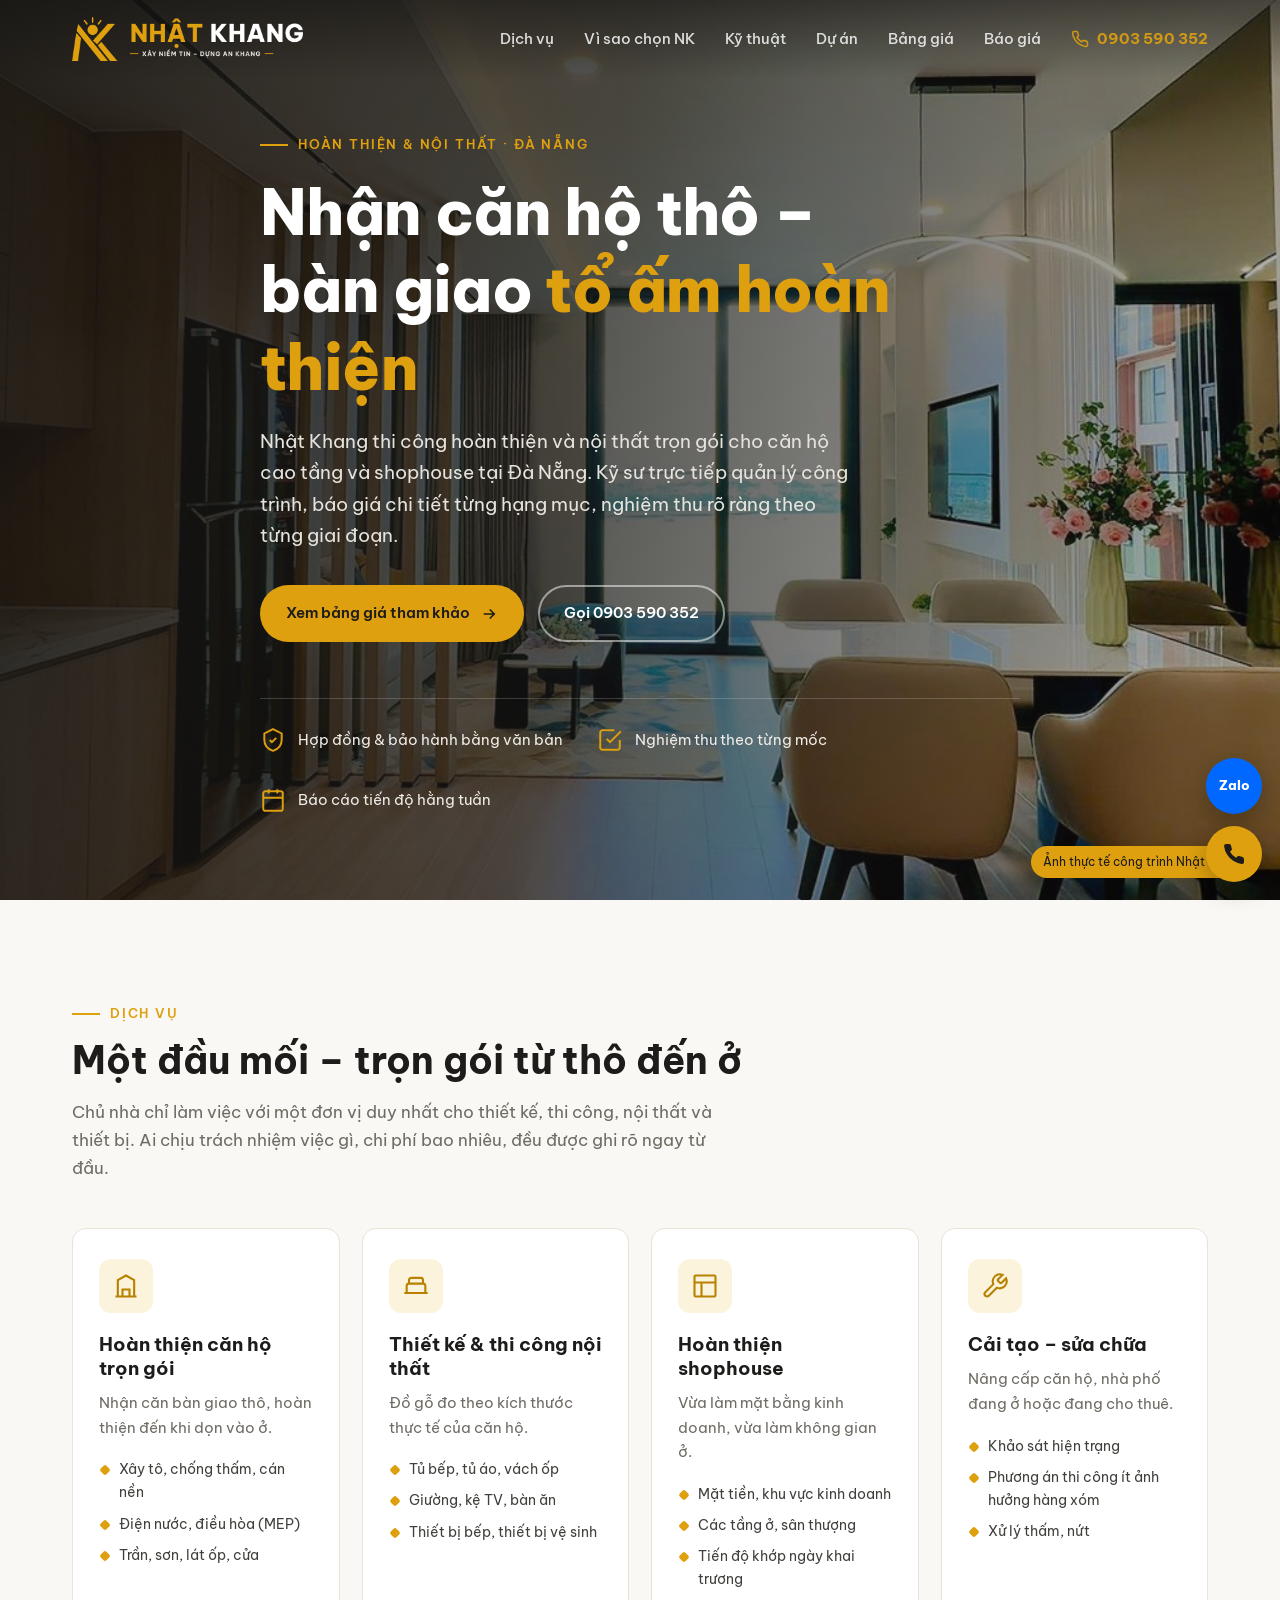
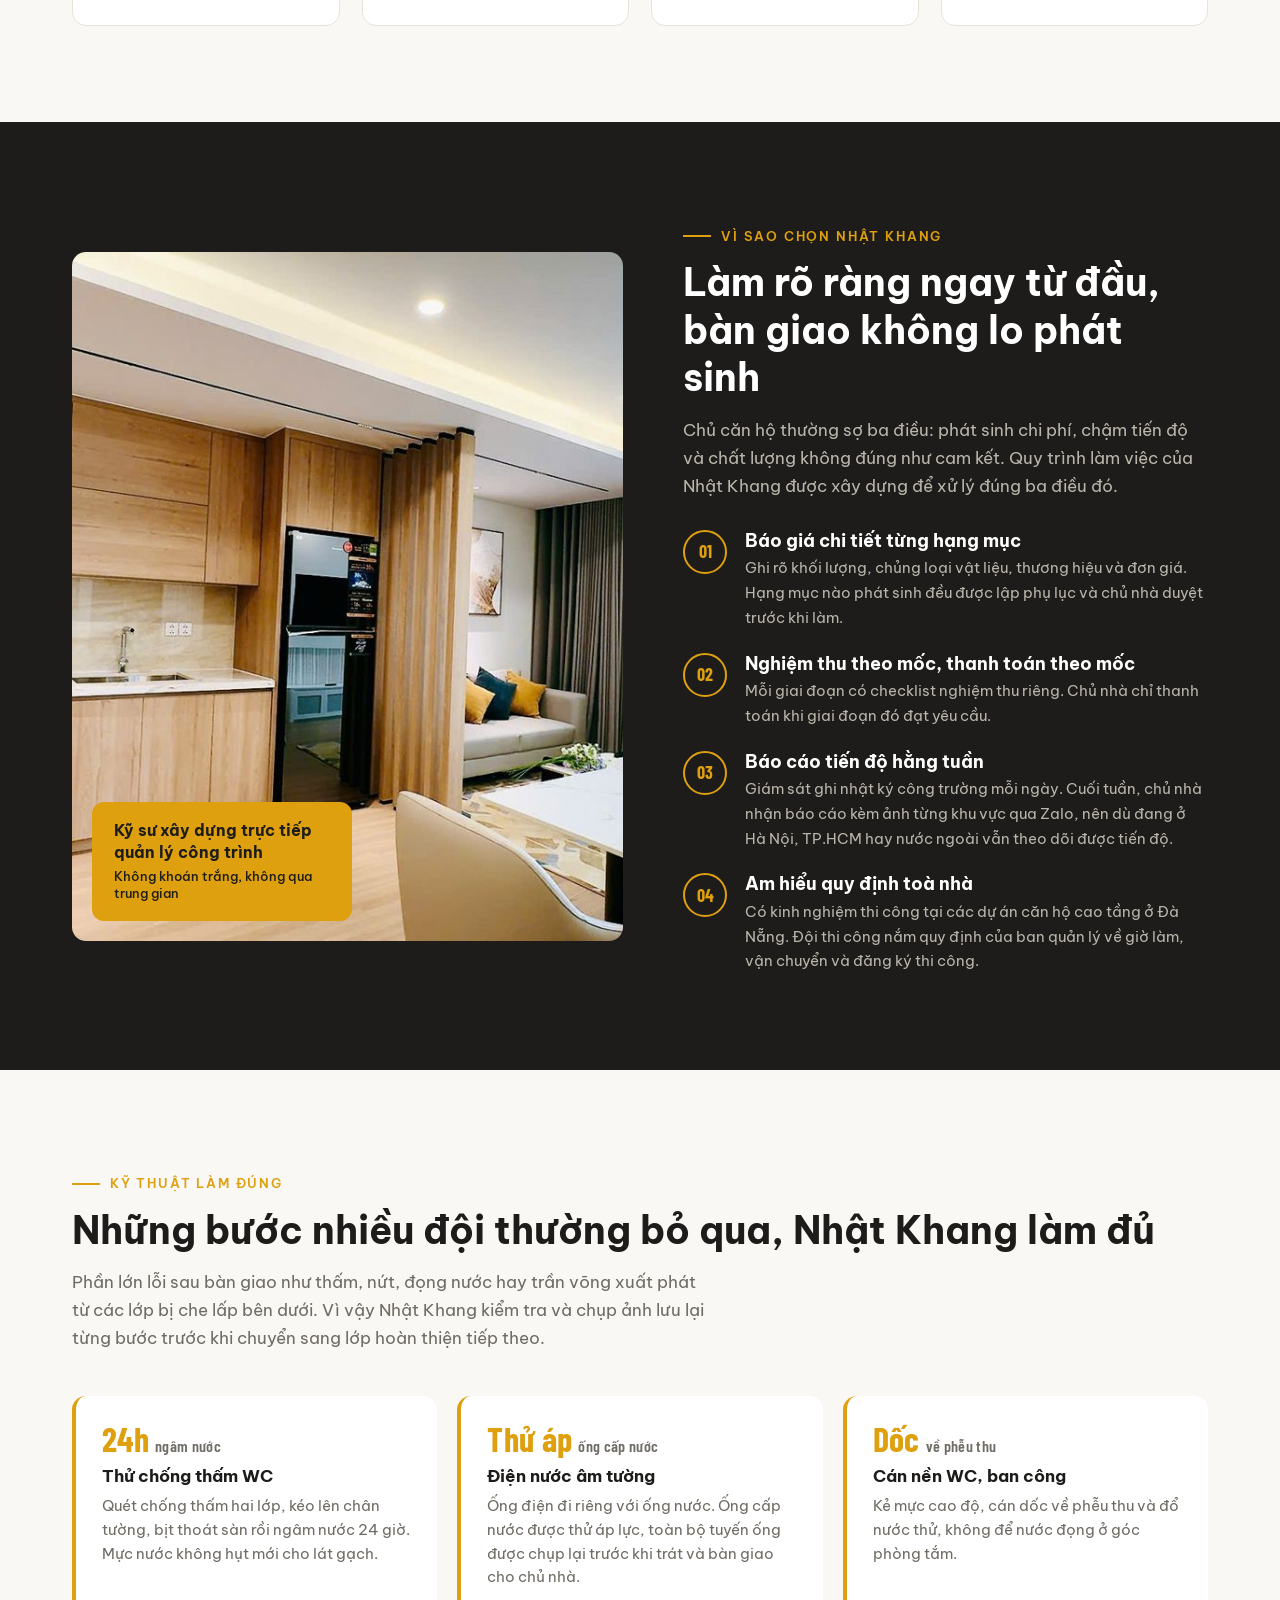
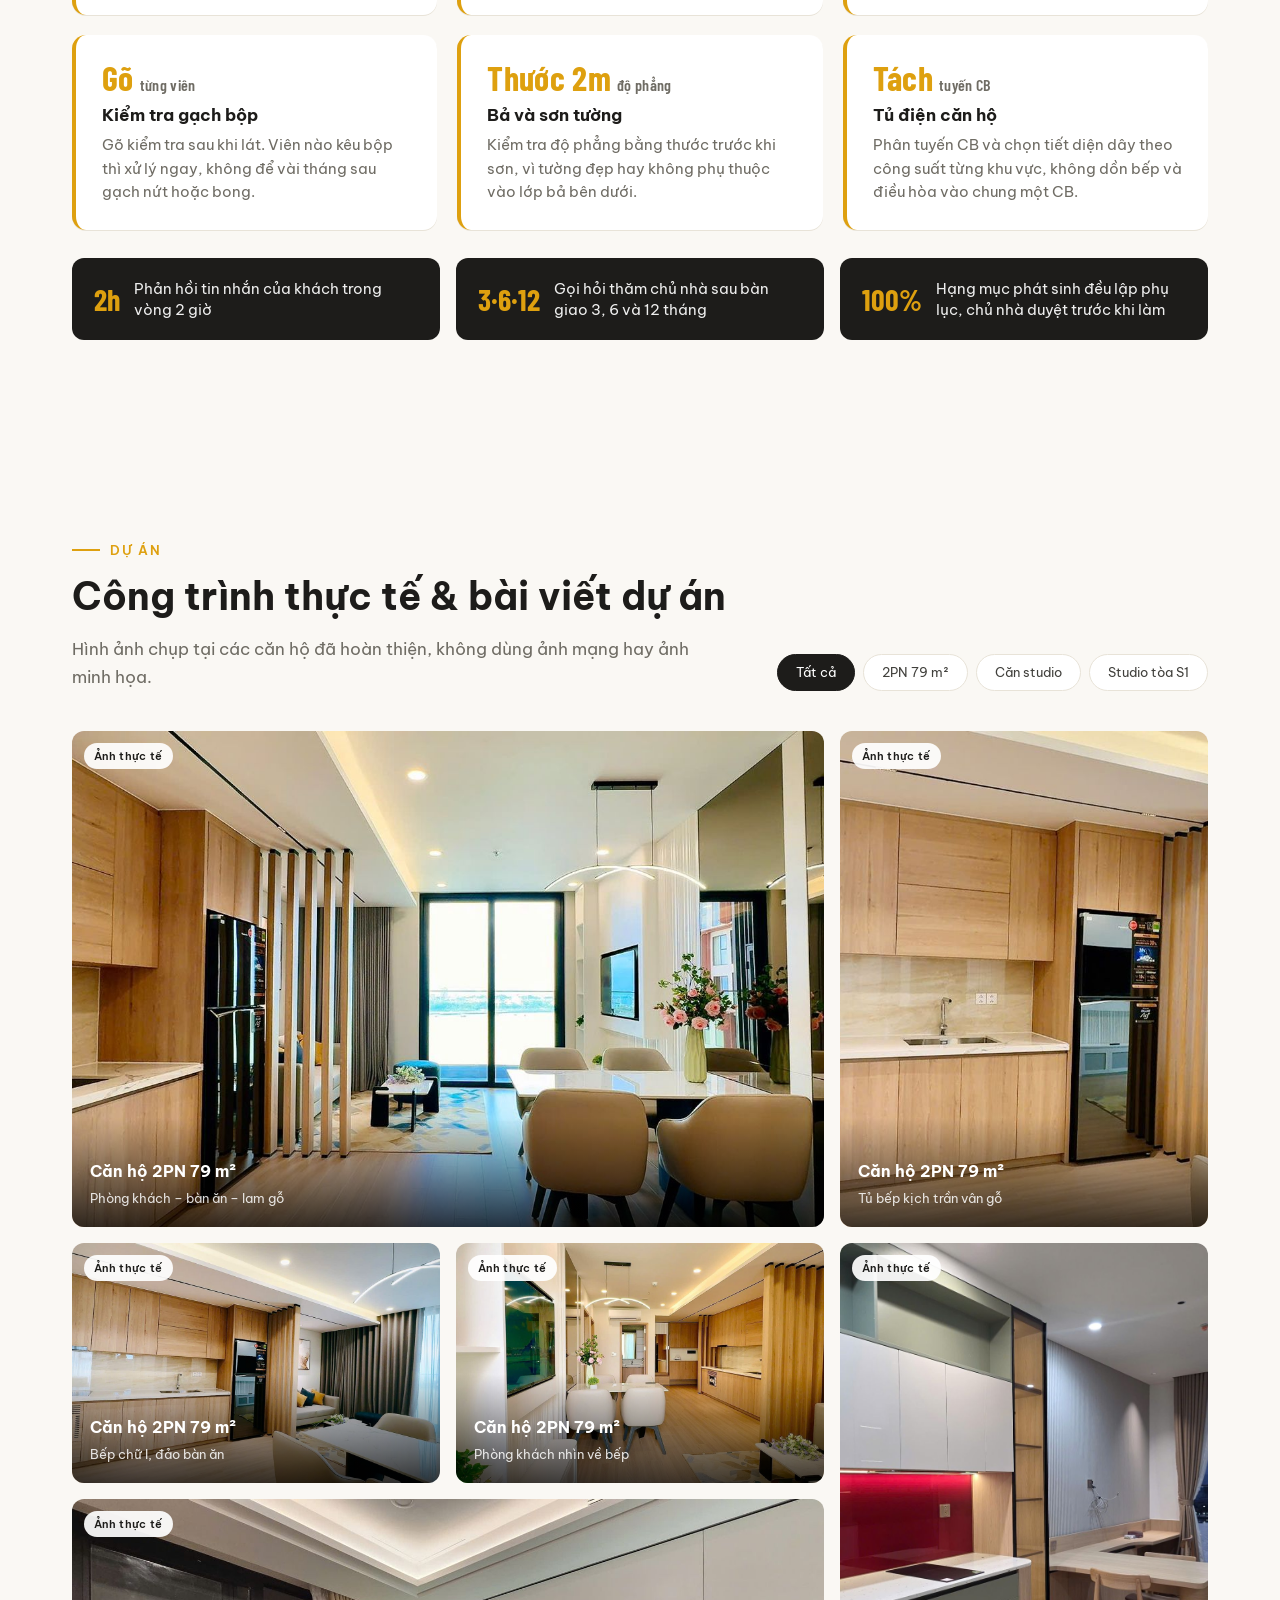
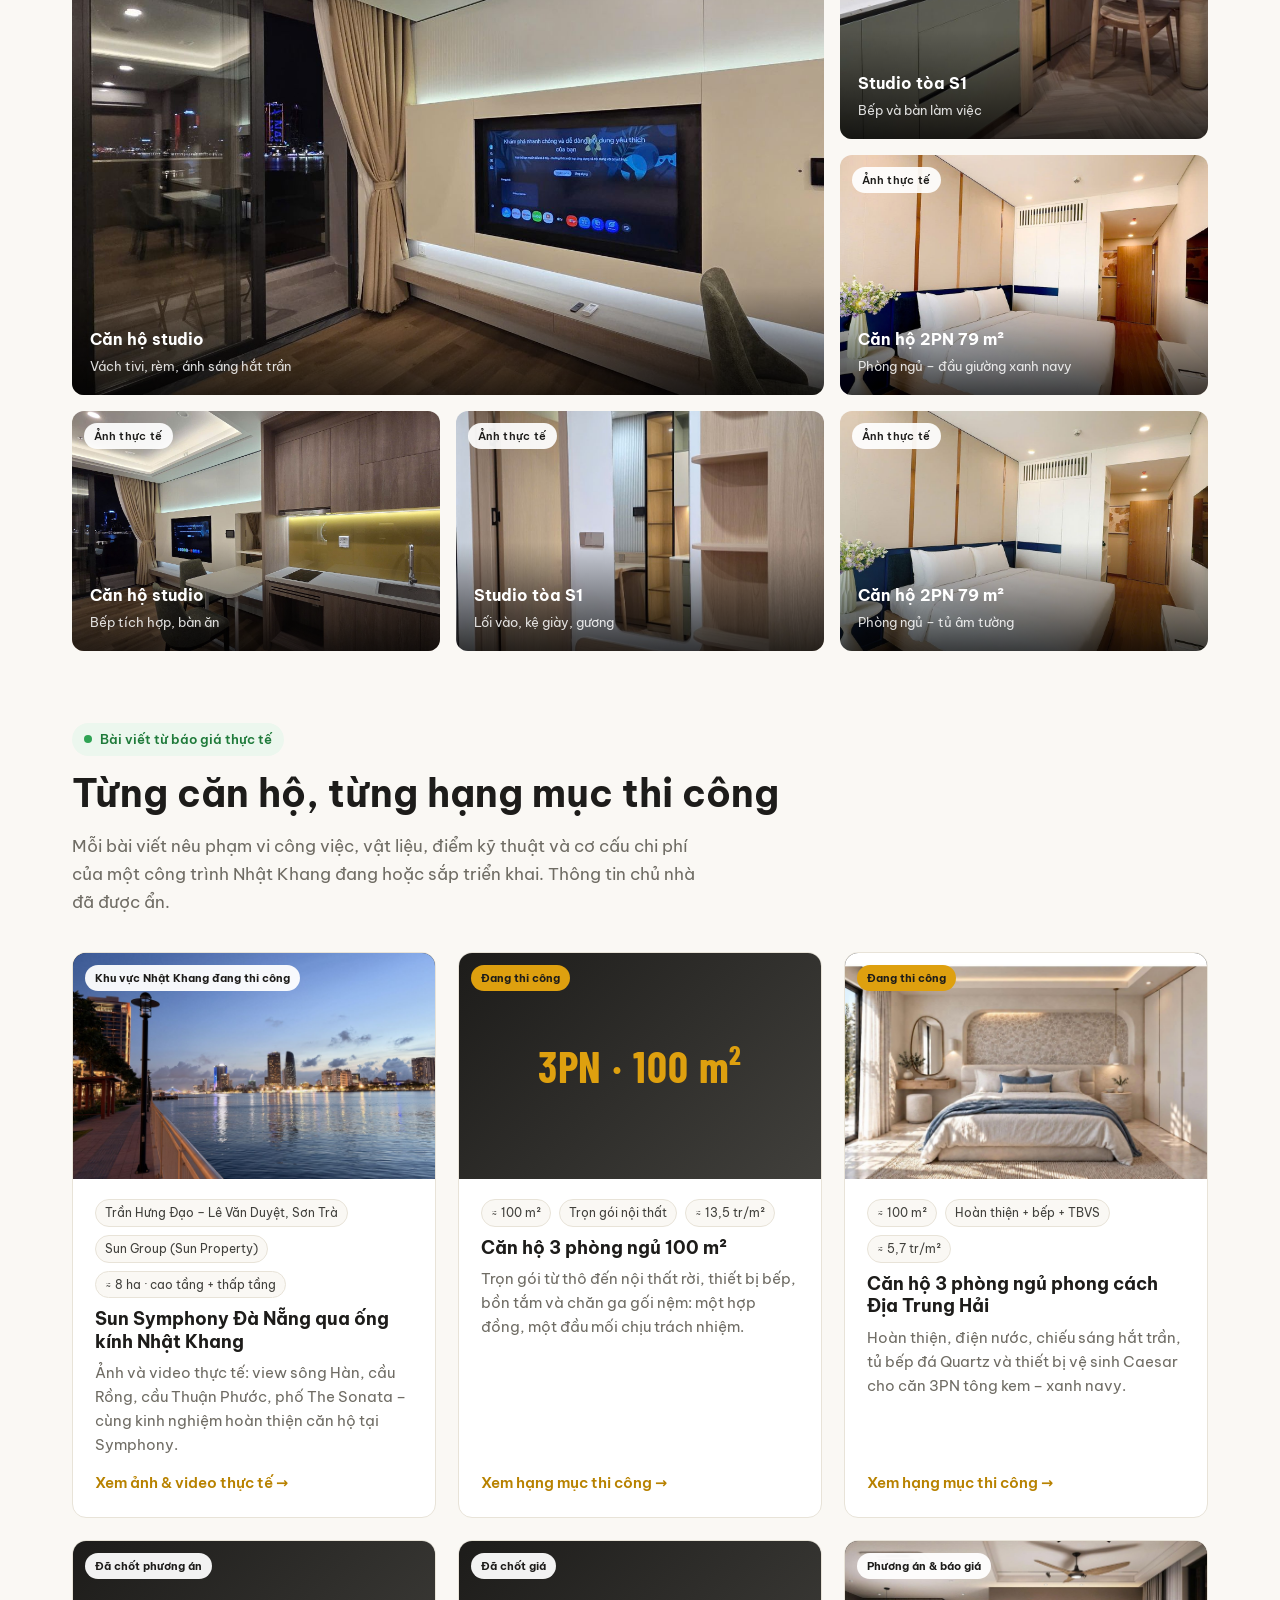
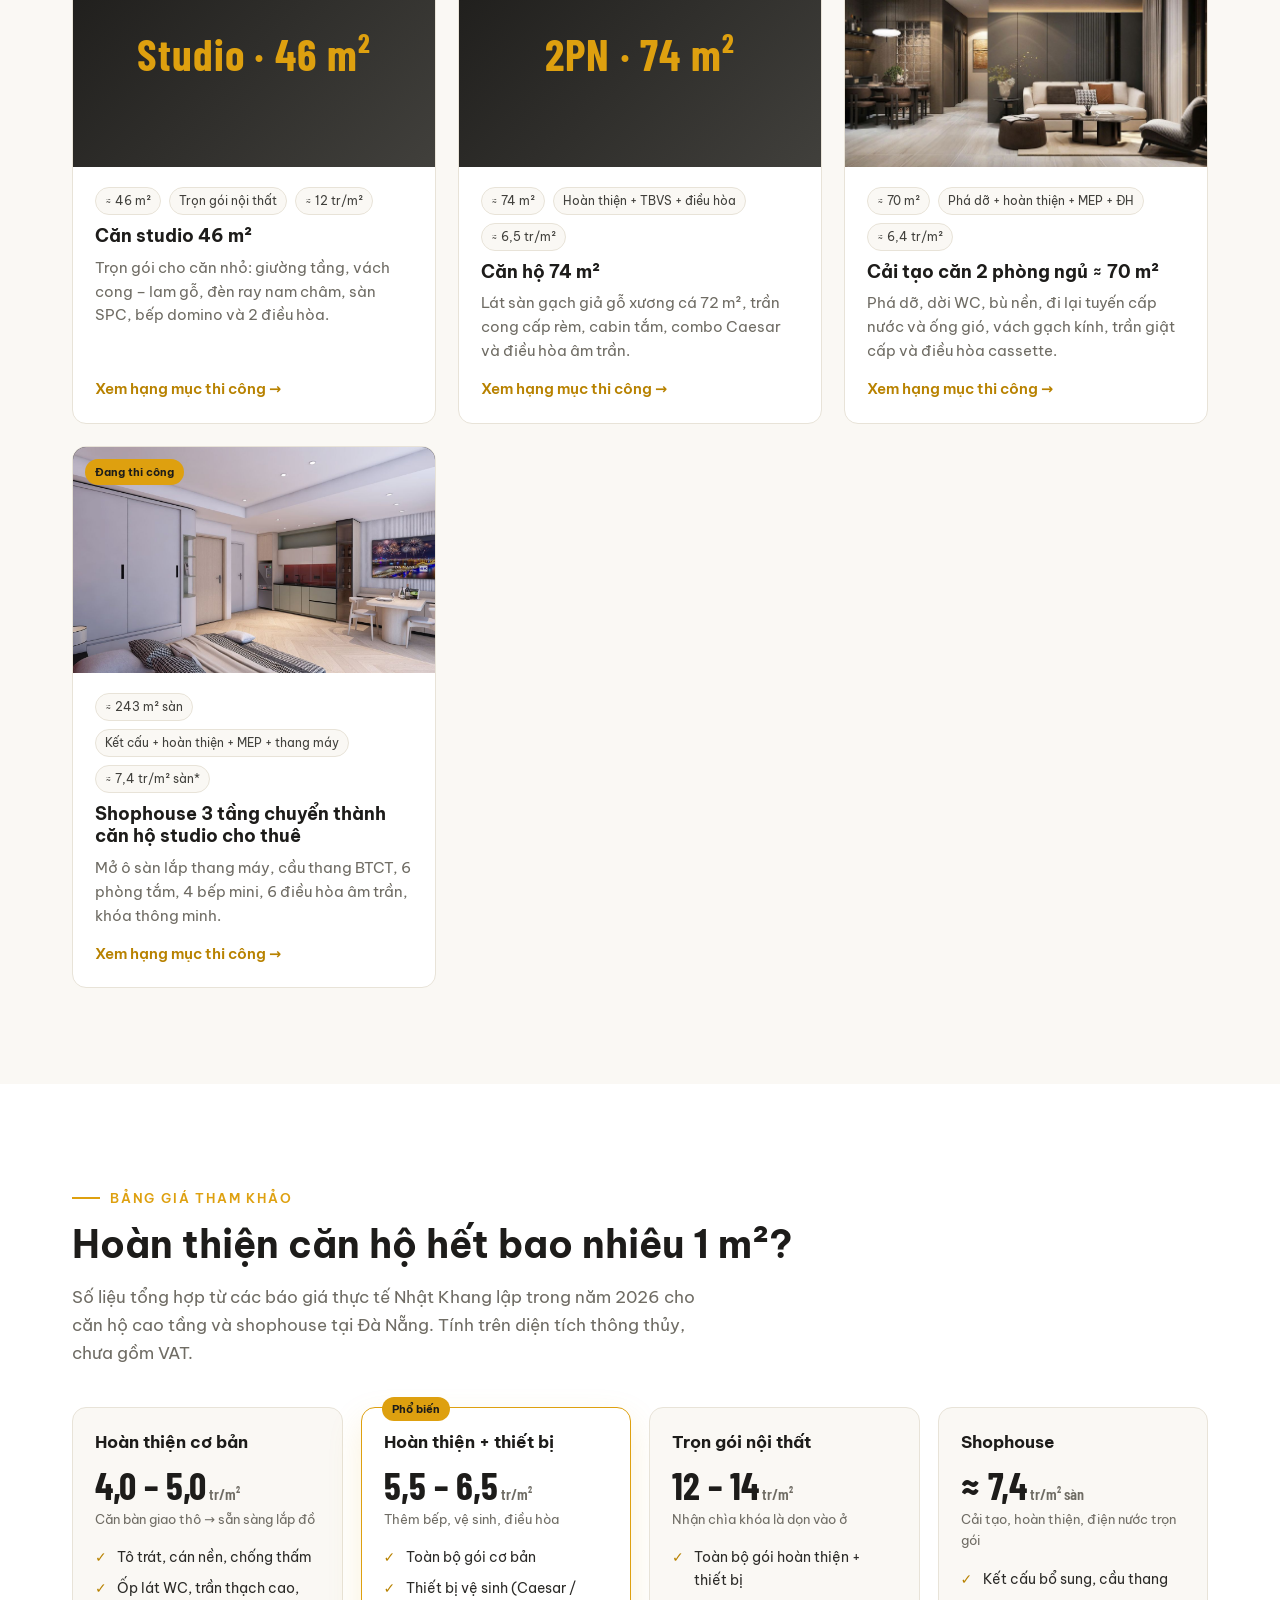
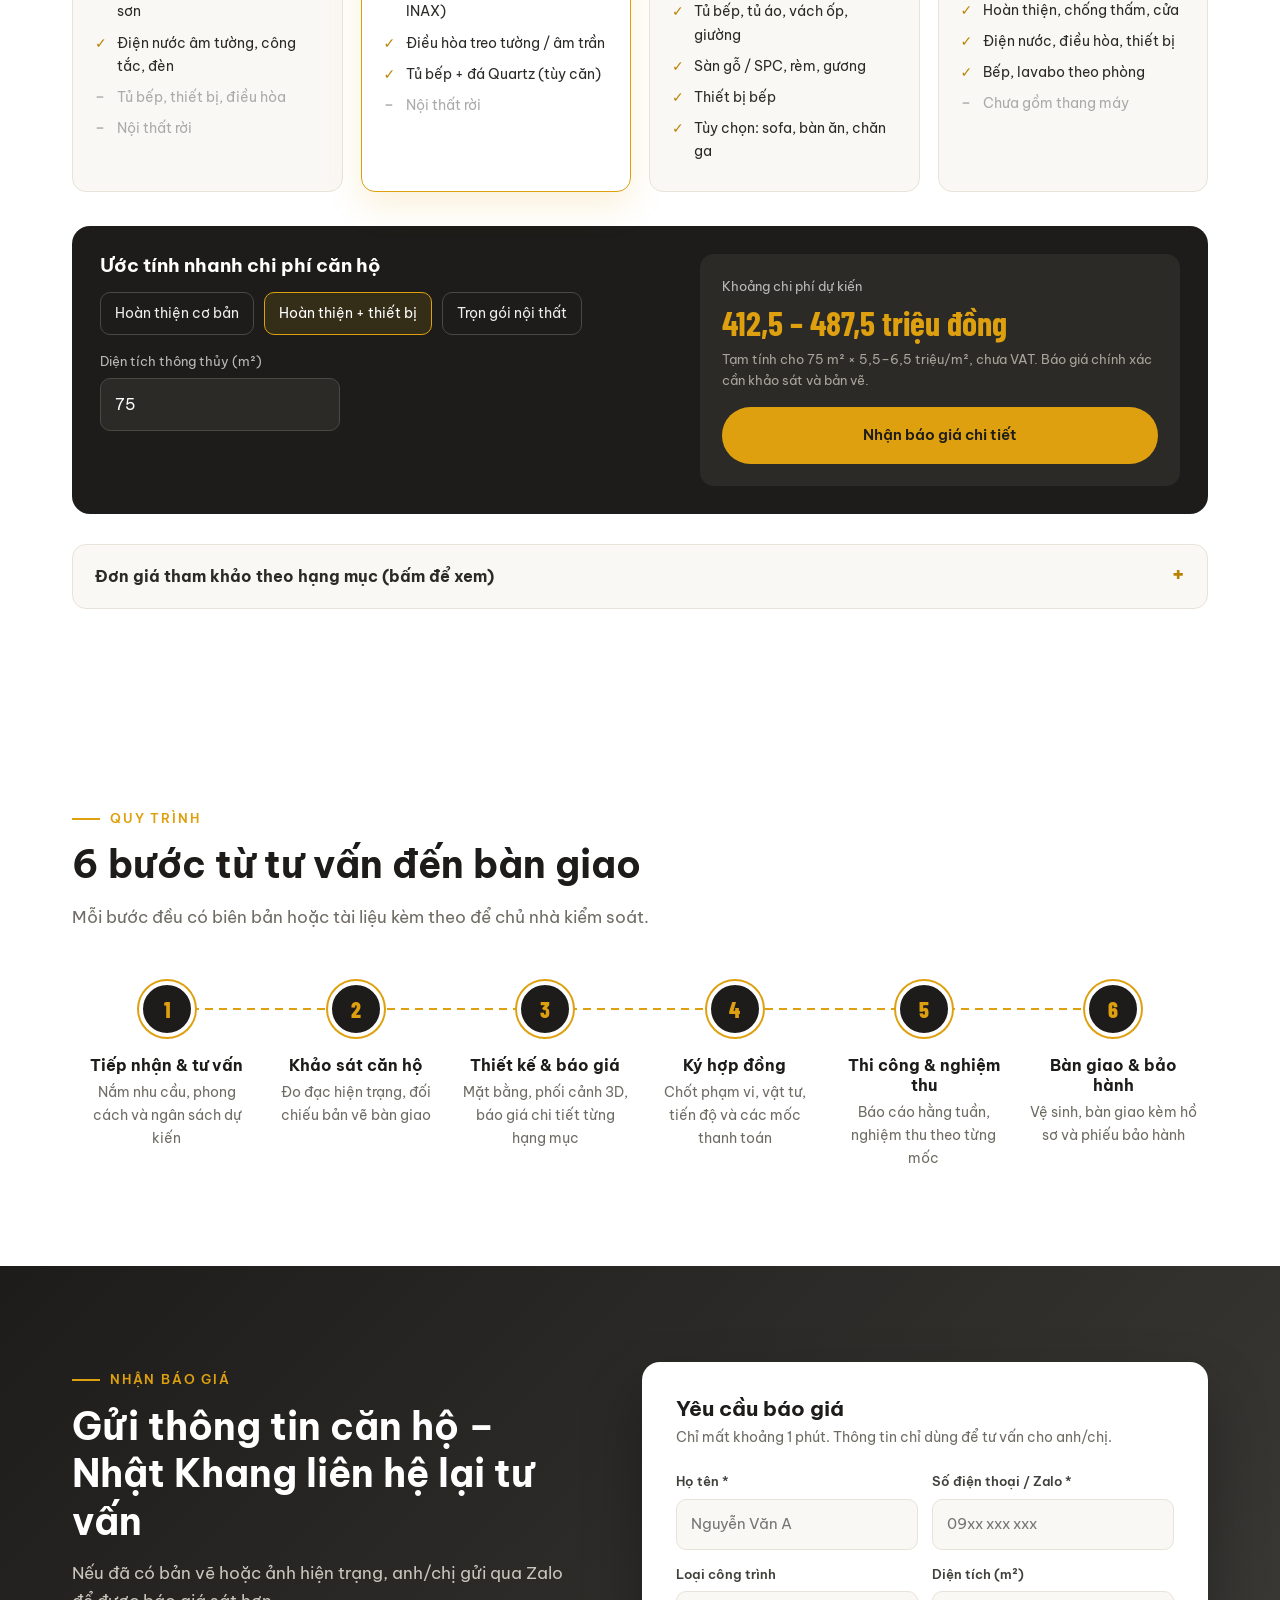
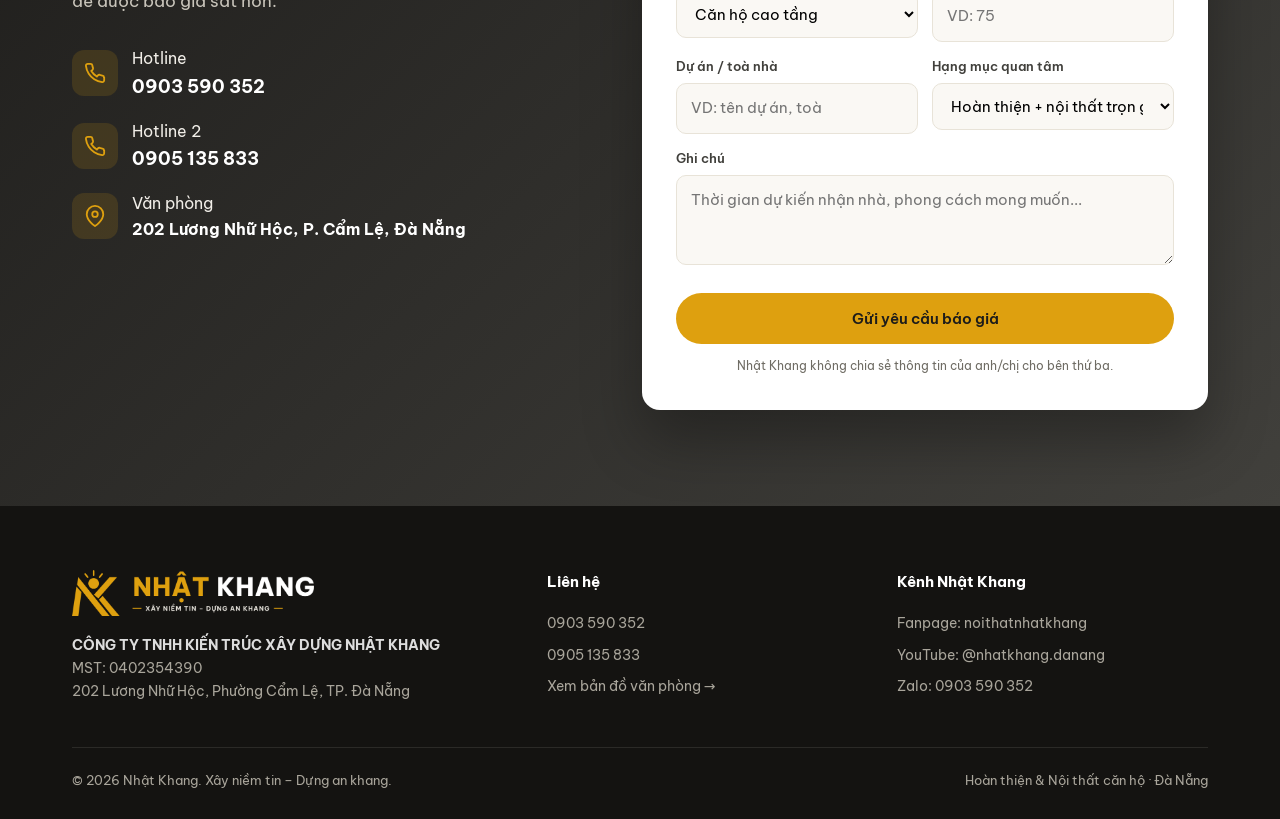
<file: index.html>
<!DOCTYPE html>
<html lang="vi">
<head>
<meta charset="utf-8">
<meta name="viewport" content="width=device-width, initial-scale=1">
<title>Hoàn thiện & nội thất căn hộ trọn gói Đà Nẵng | Nhật Khang</title>
<meta name="description" content="Thi công hoàn thiện, nội thất trọn gói căn hộ, shophouse tại Đà Nẵng. Bảng giá theo m², ảnh công trình thực tế, báo giá chi tiết từng hạng mục.">
<link rel="canonical" href="https://lenhatkhangvn-bit.github.io/nhatkhang-website/">
<meta name="keywords" content="hoàn thiện căn hộ Đà Nẵng, nội thất căn hộ trọn gói, thi công căn hộ bàn giao thô, Sun Symphony, báo giá hoàn thiện căn hộ">
<meta property="og:title" content="Nhật Khang – Hoàn thiện & nội thất căn hộ trọn gói Đà Nẵng">
<meta property="og:description" content="Bảng giá tham khảo theo m², ảnh công trình thực tế, báo giá chi tiết từng hạng mục.">
<meta property="og:image" content="https://lenhatkhangvn-bit.github.io/nhatkhang-website/assets/img/og.jpg">
<meta property="og:url" content="https://lenhatkhangvn-bit.github.io/nhatkhang-website/">
<meta property="og:locale" content="vi_VN">
<meta property="og:type" content="website">
<script type="application/ld+json">{"@context": "https://schema.org", "@type": "HomeAndConstructionBusiness", "@id": "https://lenhatkhangvn-bit.github.io/nhatkhang-website/#org", "name": "Công ty TNHH Kiến trúc Xây dựng Nhật Khang", "alternateName": "Nhật Khang", "slogan": "Xây niềm tin – Dựng an khang", "url": "https://lenhatkhangvn-bit.github.io/nhatkhang-website/", "logo": "https://lenhatkhangvn-bit.github.io/nhatkhang-website/assets/img/logo-light.png", "image": "https://lenhatkhangvn-bit.github.io/nhatkhang-website/assets/img/real-b4.jpg", "telephone": ["+84903590352", "+84905135833"], "taxID": "0402354390", "priceRange": "4–14 triệu đồng/m²", "address": {"@type": "PostalAddress", "streetAddress": "202 Lương Nhữ Hộc", "addressLocality": "Phường Cẩm Lệ", "addressRegion": "Đà Nẵng", "addressCountry": "VN"}, "areaServed": {"@type": "City", "name": "Đà Nẵng"}, "sameAs": ["https://www.facebook.com/noithatnhatkhang", "https://www.youtube.com/@nhatkhang.danang"]}</script>
<link rel="icon" href="assets/img/favicon.svg" type="image/svg+xml">
<link rel="preconnect" href="https://fonts.googleapis.com">
<link rel="preconnect" href="https://fonts.gstatic.com" crossorigin>
<link href="https://fonts.googleapis.com/css2?family=Barlow+Condensed:wght@600;700&family=Be+Vietnam+Pro:wght@300;400;500;600;700;800&display=swap" rel="stylesheet">
<link rel="stylesheet" href="assets/css/style.css?v=5">
</head>
<body>

<header id="hdr">
  <div class="wrap nav">
    <a href="#top" class="logo" aria-label="Nhật Khang"><img src="assets/img/logo-dark.png" alt="Logo Nhật Khang – Xây niềm tin, Dựng an khang"></a>
    <nav class="menu" id="menu">
      <a href="#dich-vu">Dịch vụ</a>
      <a href="#vi-sao">Vì sao chọn NK</a>
      <a href="#ky-thuat">Kỹ thuật</a>
      <a href="#du-an">Dự án</a>
      <a href="#bang-gia">Bảng giá</a>
            <a href="#bao-gia">Báo giá</a>
      <a href="tel:0903590352" class="hot"><svg viewBox="0 0 24 24" width="18" height="18" fill="none" stroke="currentColor" stroke-width="2"><path d="M22 16.9v3a2 2 0 0 1-2.2 2 19.8 19.8 0 0 1-8.6-3.1 19.5 19.5 0 0 1-6-6A19.8 19.8 0 0 1 2.1 4.2 2 2 0 0 1 4.1 2h3a2 2 0 0 1 2 1.7c.1.9.4 1.8.7 2.7a2 2 0 0 1-.5 2.1L8 9.8a16 16 0 0 0 6 6l1.3-1.3a2 2 0 0 1 2.1-.4c.9.3 1.8.6 2.7.7a2 2 0 0 1 1.7 2z"/></svg>0903 590 352</a>
    </nav>
    <button class="burger" id="burger" aria-label="Mở menu"><svg viewBox="0 0 24 24" fill="none" stroke="currentColor" stroke-width="2"><path d="M3 6h18M3 12h18M3 18h18"/></svg></button>
  </div>
</header>

<!-- HERO -->
<main>
<section class="hero" id="top">
  <div class="bg"></div>
  <div class="wrap">
    <span class="eyebrow">Hoàn thiện & Nội thất · Đà Nẵng</span>
    <h1>Nhận căn hộ thô –<br>bàn giao <span>tổ ấm hoàn thiện</span></h1>
    <p>Nhật Khang thi công hoàn thiện và nội thất trọn gói cho căn hộ cao tầng và shophouse tại Đà Nẵng. Kỹ sư trực tiếp quản lý công trình, báo giá chi tiết từng hạng mục, nghiệm thu rõ ràng theo từng giai đoạn.</p>
    <div class="cta">
      <a href="#bang-gia" class="btn btn-gold">Xem bảng giá tham khảo
        <svg viewBox="0 0 24 24" fill="none" stroke="currentColor" stroke-width="2.2"><path d="M5 12h14M13 6l6 6-6 6"/></svg></a>
      <a href="tel:0903590352" class="btn btn-ghost">Gọi 0903 590 352</a>
    </div>
    <div class="trust">
      <div><svg viewBox="0 0 24 24" fill="none" stroke="currentColor" stroke-width="1.8"><path d="M12 2l8 4v6c0 5-3.5 8.5-8 10-4.5-1.5-8-5-8-10V6z"/><path d="M9 12l2 2 4-4"/></svg>Hợp đồng & bảo hành bằng văn bản</div>
      <div><svg viewBox="0 0 24 24" fill="none" stroke="currentColor" stroke-width="1.8"><path d="M9 11l3 3L22 4"/><path d="M21 12v7a2 2 0 0 1-2 2H5a2 2 0 0 1-2-2V5a2 2 0 0 1 2-2h11"/></svg>Nghiệm thu theo từng mốc</div>
      <div><svg viewBox="0 0 24 24" fill="none" stroke="currentColor" stroke-width="1.8"><rect x="3" y="4" width="18" height="18" rx="2"/><path d="M16 2v4M8 2v4M3 10h18"/></svg>Báo cáo tiến độ hằng tuần</div>
    </div>
  </div>
  <span class="tag tag-real">Ảnh thực tế công trình Nhật Khang</span>
</section>

<!-- SERVICES -->
<section id="dich-vu">
  <div class="wrap">
    <span class="eyebrow">Dịch vụ</span>
    <h2>Một đầu mối – trọn gói từ thô đến ở</h2>
    <p class="lead">Chủ nhà chỉ làm việc với một đơn vị duy nhất cho thiết kế, thi công, nội thất và thiết bị. Ai chịu trách nhiệm việc gì, chi phí bao nhiêu, đều được ghi rõ ngay từ đầu.</p>
    <div class="grid4">
      <div class="card reveal">
        <div class="ic"><svg viewBox="0 0 24 24" fill="none" stroke="currentColor" stroke-width="1.8"><path d="M3 21h18M5 21V7l7-4 7 4v14"/><path d="M9 21v-6h6v6"/></svg></div>
        <h3>Hoàn thiện căn hộ trọn gói</h3>
        <p>Nhận căn bàn giao thô, hoàn thiện đến khi dọn vào ở.</p>
        <ul><li>Xây tô, chống thấm, cán nền</li><li>Điện nước, điều hòa (MEP)</li><li>Trần, sơn, lát ốp, cửa</li></ul>
      </div>
      <div class="card reveal">
        <div class="ic"><svg viewBox="0 0 24 24" fill="none" stroke="currentColor" stroke-width="1.8"><path d="M4 18v-6a2 2 0 0 1 2-2h12a2 2 0 0 1 2 2v6"/><path d="M2 18h20M6 10V7a2 2 0 0 1 2-2h8a2 2 0 0 1 2 2v3"/></svg></div>
        <h3>Thiết kế & thi công nội thất</h3>
        <p>Đồ gỗ đo theo kích thước thực tế của căn hộ.</p>
        <ul><li>Tủ bếp, tủ áo, vách ốp</li><li>Giường, kệ TV, bàn ăn</li><li>Thiết bị bếp, thiết bị vệ sinh</li></ul>
      </div>
      <div class="card reveal">
        <div class="ic"><svg viewBox="0 0 24 24" fill="none" stroke="currentColor" stroke-width="1.8"><rect x="3" y="3" width="18" height="18" rx="1"/><path d="M3 9h18M9 21V9"/></svg></div>
        <h3>Hoàn thiện shophouse</h3>
        <p>Vừa làm mặt bằng kinh doanh, vừa làm không gian ở.</p>
        <ul><li>Mặt tiền, khu vực kinh doanh</li><li>Các tầng ở, sân thượng</li><li>Tiến độ khớp ngày khai trương</li></ul>
      </div>
      <div class="card reveal">
        <div class="ic"><svg viewBox="0 0 24 24" fill="none" stroke="currentColor" stroke-width="1.8"><path d="M14.7 6.3a1 1 0 0 0 0 1.4l1.6 1.6a1 1 0 0 0 1.4 0l3.8-3.8a6 6 0 0 1-7.9 7.9l-6.9 6.9a2.1 2.1 0 0 1-3-3l6.9-6.9a6 6 0 0 1 7.9-7.9z"/></svg></div>
        <h3>Cải tạo – sửa chữa</h3>
        <p>Nâng cấp căn hộ, nhà phố đang ở hoặc đang cho thuê.</p>
        <ul><li>Khảo sát hiện trạng</li><li>Phương án thi công ít ảnh hưởng hàng xóm</li><li>Xử lý thấm, nứt</li></ul>
      </div>
    </div>
  </div>
</section>

<!-- WHY -->
<section class="why" id="vi-sao">
  <div class="wrap why-grid">
    <div class="why-img reveal">
      <img src="assets/img/real-b2.jpg" alt="Khu bếp căn hộ 2 phòng ngủ – ảnh thực tế">
      <div class="badge">Kỹ sư xây dựng trực tiếp quản lý công trình<small>Không khoán trắng, không qua trung gian</small></div>
    </div>
    <div>
      <span class="eyebrow">Vì sao chọn Nhật Khang</span>
      <h2>Làm rõ ràng ngay từ đầu, bàn giao không lo phát sinh</h2>
      <p class="lead">Chủ căn hộ thường sợ ba điều: phát sinh chi phí, chậm tiến độ và chất lượng không đúng như cam kết. Quy trình làm việc của Nhật Khang được xây dựng để xử lý đúng ba điều đó.</p>
      <div class="points">
        <div class="point reveal"><div class="n">01</div><div><h3>Báo giá chi tiết từng hạng mục</h3><p>Ghi rõ khối lượng, chủng loại vật liệu, thương hiệu và đơn giá. Hạng mục nào phát sinh đều được lập phụ lục và chủ nhà duyệt trước khi làm.</p></div></div>
        <div class="point reveal"><div class="n">02</div><div><h3>Nghiệm thu theo mốc, thanh toán theo mốc</h3><p>Mỗi giai đoạn có checklist nghiệm thu riêng. Chủ nhà chỉ thanh toán khi giai đoạn đó đạt yêu cầu.</p></div></div>
        <div class="point reveal"><div class="n">03</div><div><h3>Báo cáo tiến độ hằng tuần</h3><p>Giám sát ghi nhật ký công trường mỗi ngày. Cuối tuần, chủ nhà nhận báo cáo kèm ảnh từng khu vực qua Zalo, nên dù đang ở Hà Nội, TP.HCM hay nước ngoài vẫn theo dõi được tiến độ.</p></div></div>
        <div class="point reveal"><div class="n">04</div><div><h3>Am hiểu quy định toà nhà</h3><p>Có kinh nghiệm thi công tại các dự án căn hộ cao tầng ở Đà Nẵng. Đội thi công nắm quy định của ban quản lý về giờ làm, vận chuyển và đăng ký thi công.</p></div></div>
      </div>
    </div>
  </div>
</section>

<!-- TECH -->
<section class="tech" id="ky-thuat">
  <div class="wrap">
    <span class="eyebrow">Kỹ thuật làm đúng</span>
    <h2>Những bước nhiều đội thường bỏ qua, Nhật Khang làm đủ</h2>
    <p class="lead">Phần lớn lỗi sau bàn giao như thấm, nứt, đọng nước hay trần võng xuất phát từ các lớp bị che lấp bên dưới. Vì vậy Nhật Khang kiểm tra và chụp ảnh lưu lại từng bước trước khi chuyển sang lớp hoàn thiện tiếp theo.</p>
    <div class="tgrid">
      <div class="tc reveal"><div class="k cond">24h<small>ngâm nước</small></div><h3>Thử chống thấm WC</h3><p>Quét chống thấm hai lớp, kéo lên chân tường, bịt thoát sàn rồi ngâm nước 24 giờ. Mực nước không hụt mới cho lát gạch.</p></div>
      <div class="tc reveal"><div class="k cond">Thử áp<small>ống cấp nước</small></div><h3>Điện nước âm tường</h3><p>Ống điện đi riêng với ống nước. Ống cấp nước được thử áp lực, toàn bộ tuyến ống được chụp lại trước khi trát và bàn giao cho chủ nhà.</p></div>
      <div class="tc reveal"><div class="k cond">Dốc<small>về phễu thu</small></div><h3>Cán nền WC, ban công</h3><p>Kẻ mực cao độ, cán dốc về phễu thu và đổ nước thử, không để nước đọng ở góc phòng tắm.</p></div>
      <div class="tc reveal"><div class="k cond">Gõ<small>từng viên</small></div><h3>Kiểm tra gạch bộp</h3><p>Gõ kiểm tra sau khi lát. Viên nào kêu bộp thì xử lý ngay, không để vài tháng sau gạch nứt hoặc bong.</p></div>
      <div class="tc reveal"><div class="k cond">Thước 2m<small>độ phẳng</small></div><h3>Bả và sơn tường</h3><p>Kiểm tra độ phẳng bằng thước trước khi sơn, vì tường đẹp hay không phụ thuộc vào lớp bả bên dưới.</p></div>
      <div class="tc reveal"><div class="k cond">Tách<small>tuyến CB</small></div><h3>Tủ điện căn hộ</h3><p>Phân tuyến CB và chọn tiết diện dây theo công suất từng khu vực, không dồn bếp và điều hòa vào chung một CB.</p></div>
    </div>
    <div class="svc">
      <div><b>2h</b><span>Phản hồi tin nhắn của khách trong vòng 2 giờ</span></div>
      <div><b>3·6·12</b><span>Gọi hỏi thăm chủ nhà sau bàn giao 3, 6 và 12 tháng</span></div>
      <div><b>100%</b><span>Hạng mục phát sinh đều lập phụ lục, chủ nhà duyệt trước khi làm</span></div>
    </div>
  </div>
</section>

<!-- PROJECTS -->
<section id="du-an">
  <div class="wrap">
    <span class="eyebrow">Dự án</span>
    <h2>Công trình thực tế & bài viết dự án</h2>
    <div class="real-head">
      <p class="lead">Hình ảnh chụp tại các căn hộ đã hoàn thiện, không dùng ảnh mạng hay ảnh minh họa.</p>
      <div class="filters" id="filters">
        <button class="on" data-f="all">Tất cả</button>
        <button data-f="b">2PN 79 m²</button>
        <button data-f="a">Căn studio</button>
        <button data-f="c">Studio tòa S1</button>
      </div>
    </div>
    <div class="gallery" id="gallery">
<figure class="gi big" data-g="b"><span class="lbl">Ảnh thực tế</span><img src="assets/img/real-b4.jpg" alt="Căn hộ 2PN 79 m² – Phòng khách – bàn ăn – lam gỗ" loading="lazy"><figcaption class="cap"><b>Căn hộ 2PN 79 m²</b><span>Phòng khách – bàn ăn – lam gỗ</span></figcaption></figure>
<figure class="gi tall" data-g="b"><span class="lbl">Ảnh thực tế</span><img src="assets/img/real-b1.jpg" alt="Căn hộ 2PN 79 m² – Tủ bếp kịch trần vân gỗ" loading="lazy"><figcaption class="cap"><b>Căn hộ 2PN 79 m²</b><span>Tủ bếp kịch trần vân gỗ</span></figcaption></figure>
<figure class="gi " data-g="b"><span class="lbl">Ảnh thực tế</span><img src="assets/img/real-b2.jpg" alt="Căn hộ 2PN 79 m² – Bếp chữ I, đảo bàn ăn" loading="lazy"><figcaption class="cap"><b>Căn hộ 2PN 79 m²</b><span>Bếp chữ I, đảo bàn ăn</span></figcaption></figure>
<figure class="gi " data-g="b"><span class="lbl">Ảnh thực tế</span><img src="assets/img/real-b3.jpg" alt="Căn hộ 2PN 79 m² – Phòng khách nhìn về bếp" loading="lazy"><figcaption class="cap"><b>Căn hộ 2PN 79 m²</b><span>Phòng khách nhìn về bếp</span></figcaption></figure>
<figure class="gi big" data-g="a"><span class="lbl">Ảnh thực tế</span><img src="assets/img/real-a1.jpg" alt="Căn hộ studio – Vách tivi, rèm, ánh sáng hắt trần" loading="lazy"><figcaption class="cap"><b>Căn hộ studio</b><span>Vách tivi, rèm, ánh sáng hắt trần</span></figcaption></figure>
<figure class="gi tall" data-g="c"><span class="lbl">Ảnh thực tế</span><img src="assets/img/real-c1.jpg" alt="Studio tòa S1 – Bếp và bàn làm việc" loading="lazy"><figcaption class="cap"><b>Studio tòa S1</b><span>Bếp và bàn làm việc</span></figcaption></figure>
<figure class="gi " data-g="b"><span class="lbl">Ảnh thực tế</span><img src="assets/img/real-b5.jpg" alt="Căn hộ 2PN 79 m² – Phòng ngủ – đầu giường xanh navy" loading="lazy"><figcaption class="cap"><b>Căn hộ 2PN 79 m²</b><span>Phòng ngủ – đầu giường xanh navy</span></figcaption></figure>
<figure class="gi " data-g="a"><span class="lbl">Ảnh thực tế</span><img src="assets/img/real-a2.jpg" alt="Căn hộ studio – Bếp tích hợp, bàn ăn" loading="lazy"><figcaption class="cap"><b>Căn hộ studio</b><span>Bếp tích hợp, bàn ăn</span></figcaption></figure>
<figure class="gi " data-g="c"><span class="lbl">Ảnh thực tế</span><img src="assets/img/real-c2.jpg" alt="Studio tòa S1 – Lối vào, kệ giày, gương" loading="lazy"><figcaption class="cap"><b>Studio tòa S1</b><span>Lối vào, kệ giày, gương</span></figcaption></figure>
<figure class="gi " data-g="b"><span class="lbl">Ảnh thực tế</span><img src="assets/img/real-b6.jpg" alt="Căn hộ 2PN 79 m² – Phòng ngủ – tủ âm tường" loading="lazy"><figcaption class="cap"><b>Căn hộ 2PN 79 m²</b><span>Phòng ngủ – tủ âm tường</span></figcaption></figure>
    </div>

    <div style="margin-top:72px">
      <span class="badge-real">Bài viết từ báo giá thực tế</span>
      <h2 style="margin-top:14px">Từng căn hộ, từng hạng mục thi công</h2>
      <p class="lead">Mỗi bài viết nêu phạm vi công việc, vật liệu, điểm kỹ thuật và cơ cấu chi phí của một công trình Nhật Khang đang hoặc sắp triển khai. Thông tin chủ nhà đã được ẩn.</p>
    </div>
    <div class="pgrid">
<!-- CARDS:START -->
<a class="pc reveal" href="du-an/sun-symphony-da-nang-view-song-han.html"><div class="th" style="background-image:url(assets/img/sym-1.jpg)" role="img" aria-label="Sun Symphony Đà Nẵng: tầm view sông Hàn và nội khu thực tế"><span class="st ">Khu vực Nhật Khang đang thi công</span></div><div class="bd"><div class="meta"><span>Trần Hưng Đạo – Lê Văn Duyệt, Sơn Trà</span><span>Sun Group (Sun Property)</span><span>≈ 8 ha · cao tầng + thấp tầng</span></div><h3>Sun Symphony Đà Nẵng qua ống kính Nhật Khang</h3><p>Ảnh và video thực tế: view sông Hàn, cầu Rồng, cầu Thuận Phước, phố The Sonata – cùng kinh nghiệm hoàn thiện căn hộ tại Symphony.</p><span class="more">Xem ảnh &amp; video thực tế →</span></div></a>
<a class="pc reveal" href="du-an/can-3pn-tron-goi-noi-that.html"><div class="th noimg"><span>3PN · 100 m²</span><span class="st run">Đang thi công</span></div><div class="bd"><div class="meta"><span>≈ 100 m²</span><span>Trọn gói nội thất</span><span>≈ 13,5 tr/m²</span></div><h3>Căn hộ 3 phòng ngủ 100 m²</h3><p>Trọn gói từ thô đến nội thất rời, thiết bị bếp, bồn tắm và chăn ga gối nệm: một hợp đồng, một đầu mối chịu trách nhiệm.</p><span class="more">Xem hạng mục thi công →</span></div></a>
<a class="pc reveal" href="du-an/can-3pn-dia-trung-hai.html"><div class="th" style="background-image:url(assets/img/p2-1.jpg)" role="img" aria-label="Hoàn thiện căn hộ 3PN phong cách Địa Trung Hải tại Đà Nẵng"><span class="st run">Đang thi công</span></div><div class="bd"><div class="meta"><span>≈ 100 m²</span><span>Hoàn thiện + bếp + TBVS</span><span>≈ 5,7 tr/m²</span></div><h3>Căn hộ 3 phòng ngủ phong cách Địa Trung Hải</h3><p>Hoàn thiện, điện nước, chiếu sáng hắt trần, tủ bếp đá Quartz và thiết bị vệ sinh Caesar cho căn 3PN tông kem – xanh navy.</p><span class="more">Xem hạng mục thi công →</span></div></a>
<a class="pc reveal" href="du-an/studio-46m2-giuong-tang.html"><div class="th noimg"><span>Studio · 46 m²</span><span class="st ">Đã chốt phương án</span></div><div class="bd"><div class="meta"><span>≈ 46 m²</span><span>Trọn gói nội thất</span><span>≈ 12 tr/m²</span></div><h3>Căn studio 46 m²</h3><p>Trọn gói cho căn nhỏ: giường tầng, vách cong – lam gỗ, đèn ray nam châm, sàn SPC, bếp domino và 2 điều hòa.</p><span class="more">Xem hạng mục thi công →</span></div></a>
<a class="pc reveal" href="du-an/can-74m2-san-xuong-ca.html"><div class="th noimg"><span>2PN · 74 m²</span><span class="st ">Đã chốt giá</span></div><div class="bd"><div class="meta"><span>≈ 74 m²</span><span>Hoàn thiện + TBVS + điều hòa</span><span>≈ 6,5 tr/m²</span></div><h3>Căn hộ 74 m²</h3><p>Lát sàn gạch giả gỗ xương cá 72 m², trần cong cấp rèm, cabin tắm, combo Caesar và điều hòa âm trần.</p><span class="more">Xem hạng mục thi công →</span></div></a>
<a class="pc reveal" href="du-an/cai-tao-can-2pn.html"><div class="th" style="background-image:url(assets/img/hero.jpg)" role="img" aria-label="Cải tạo căn hộ 2PN: dời WC, vách gạch kính, trần giật cấp"><span class="st ">Phương án &amp; báo giá</span></div><div class="bd"><div class="meta"><span>≈ 70 m²</span><span>Phá dỡ + hoàn thiện + MEP + ĐH</span><span>≈ 6,4 tr/m²</span></div><h3>Cải tạo căn 2 phòng ngủ ≈ 70 m²</h3><p>Phá dỡ, dời WC, bù nền, đi lại tuyến cấp nước và ống gió, vách gạch kính, trần giật cấp và điều hòa cassette.</p><span class="more">Xem hạng mục thi công →</span></div></a>
<a class="pc reveal" href="du-an/shophouse-3-tang-studio-cho-thue.html"><div class="th" style="background-image:url(assets/img/sh-1.jpg)" role="img" aria-label="Cải tạo shophouse 3 tầng thành studio cho thuê – Sun Symphony"><span class="st run">Đang thi công</span></div><div class="bd"><div class="meta"><span>≈ 243 m² sàn</span><span>Kết cấu + hoàn thiện + MEP + thang máy</span><span>≈ 7,4 tr/m² sàn*</span></div><h3>Shophouse 3 tầng chuyển thành căn hộ studio cho thuê</h3><p>Mở ô sàn lắp thang máy, cầu thang BTCT, 6 phòng tắm, 4 bếp mini, 6 điều hòa âm trần, khóa thông minh.</p><span class="more">Xem hạng mục thi công →</span></div></a>
<!-- CARDS:END -->
    </div>
  </div>
</section>

<!-- PRICING -->
<section class="pricing" id="bang-gia">
  <div class="wrap">
    <span class="eyebrow">Bảng giá tham khảo</span>
    <h2>Hoàn thiện căn hộ hết bao nhiêu 1 m²?</h2>
    <p class="lead">Số liệu tổng hợp từ các báo giá thực tế Nhật Khang lập trong năm 2026 cho căn hộ cao tầng và shophouse tại Đà Nẵng. Tính trên diện tích thông thủy, chưa gồm VAT.</p>
    <div class="tiers">
      <div class="tier reveal"><h3>Hoàn thiện cơ bản</h3><div class="pr">4,0 – 5,0<small> tr/m²</small></div><div class="u">Căn bàn giao thô → sẵn sàng lắp đồ</div>
        <ul><li>Tô trát, cán nền, chống thấm</li><li>Ốp lát WC, trần thạch cao, sơn</li><li>Điện nước âm tường, công tắc, đèn</li><li class="no">Tủ bếp, thiết bị, điều hòa</li><li class="no">Nội thất rời</li></ul></div>
      <div class="tier hl reveal"><span class="rib">Phổ biến</span><h3>Hoàn thiện + thiết bị</h3><div class="pr">5,5 – 6,5<small> tr/m²</small></div><div class="u">Thêm bếp, vệ sinh, điều hòa</div>
        <ul><li>Toàn bộ gói cơ bản</li><li>Thiết bị vệ sinh (Caesar / INAX)</li><li>Điều hòa treo tường / âm trần</li><li>Tủ bếp + đá Quartz (tùy căn)</li><li class="no">Nội thất rời</li></ul></div>
      <div class="tier reveal"><h3>Trọn gói nội thất</h3><div class="pr">12 – 14<small> tr/m²</small></div><div class="u">Nhận chìa khóa là dọn vào ở</div>
        <ul><li>Toàn bộ gói hoàn thiện + thiết bị</li><li>Tủ bếp, tủ áo, vách ốp, giường</li><li>Sàn gỗ / SPC, rèm, gương</li><li>Thiết bị bếp</li><li>Tùy chọn: sofa, bàn ăn, chăn ga</li></ul></div>
      <div class="tier reveal"><h3>Shophouse</h3><div class="pr">≈ 7,4<small> tr/m² sàn</small></div><div class="u">Cải tạo, hoàn thiện, điện nước trọn gói</div>
        <ul><li>Kết cấu bổ sung, cầu thang</li><li>Hoàn thiện, chống thấm, cửa</li><li>Điện nước, điều hòa, thiết bị</li><li>Bếp, lavabo theo phòng</li><li class="no">Chưa gồm thang máy</li></ul></div>
    </div>

    <div class="est" id="est">
      <div>
        <h3>Ước tính nhanh chi phí căn hộ</h3>
        <div class="goi-row">
          <label class="goi"><input type="radio" name="goi" data-lo="4.0" data-hi="5.0">Hoàn thiện cơ bản</label>
          <label class="goi"><input type="radio" name="goi" data-lo="5.5" data-hi="6.5" checked>Hoàn thiện + thiết bị</label>
          <label class="goi"><input type="radio" name="goi" data-lo="12" data-hi="14">Trọn gói nội thất</label>
        </div>
        <label class="lb2" for="est-area">Diện tích thông thủy (m²)</label>
        <input type="number" id="est-area" min="20" max="500" step="1" placeholder="VD: 75" value="75">
      </div>
      <div class="res"><span class="k">Khoảng chi phí dự kiến</span><span class="v" id="est-out">—</span><span class="n" id="est-note"></span>
        <a href="#bao-gia" class="btn btn-gold" style="margin-top:16px">Nhận báo giá chi tiết</a></div>
    </div>

    <details class="ptable">
      <summary>Đơn giá tham khảo theo hạng mục (bấm để xem)</summary>
      <div class="tw"><table class="dg">
        <thead><tr><th>Hạng mục</th><th>Quy cách / vật liệu</th><th>ĐVT</th><th style="text-align:right">Đơn giá (đ)</th></tr></thead>
        <tbody>
        <tr class="grp"><td colspan="4">Phần thô & hoàn thiện</td></tr>
        <tr><td>Tô trát tường</td><td>Dày 1,5 cm, vữa XM M75 cát mịn</td><td>m²</td><td class="num">280.000 – 320.000</td></tr>
        <tr><td>Cán nền</td><td>Vữa M75 dày 5 cm, tạo dốc khu ướt</td><td>m²</td><td class="num">255.000 – 280.000</td></tr>
        <tr><td>Chống thấm WC</td><td>Gốc xi măng 2 lớp / gốc PU, kéo lên chân tường</td><td>m²</td><td class="num">195.000 – 350.000</td></tr>
        <tr><td>Vật tư gạch ốp lát WC</td><td>300×600, 600×600, men matt</td><td>m²</td><td class="num">360.000 – 510.000</td></tr>
        <tr><td>Keo dán gạch</td><td>Weber / Mapei / Mova</td><td>m²</td><td class="num">120.000 – 125.000</td></tr>
        <tr><td>Nhân công ốp lát</td><td>Lát sàn, ốp tường</td><td>m²</td><td class="num">264.000 – 325.000</td></tr>
        <tr><td>Trần thạch cao khung chìm</td><td>Hệ Vĩnh Tường, gồm cấp rèm</td><td>m²</td><td class="num">290.000 – 395.000</td></tr>
        <tr><td>Giật cấp, khe hắt LED trần</td><td>Gia công thạch cao</td><td>md</td><td class="num">180.000 – 220.000</td></tr>
        <tr><td>Sơn hoàn thiện</td><td>Jotun / Dulux: bả 2 lớp, 1 lót, 2 phủ</td><td>m² sơn</td><td class="num">135.000 – 150.000</td></tr>
        <tr class="grp"><td colspan="4">Điện nước & chiếu sáng</td></tr>
        <tr><td>Điện nước âm tường trọn gói</td><td>Ống Sino, dây Cadivi, ống PPR, lắp thiết bị</td><td>m² sàn</td><td class="num">900.000 – 1.050.000</td></tr>
        <tr><td>Mặt công tắc, ổ cắm</td><td>Panasonic</td><td>bộ</td><td class="num">280.000 – 350.000</td></tr>
        <tr><td>Đèn downlight LED âm trần</td><td>7–9 W, 3000K</td><td>cái</td><td class="num">205.000 – 250.000</td></tr>
        <tr><td>Tủ điện căn hộ</td><td>Schneider / tương đương, gồm CB</td><td>cái</td><td class="num">2.250.000 – 2.650.000</td></tr>
        <tr class="grp"><td colspan="4">Nội thất</td></tr>
        <tr><td>Tủ bếp dưới</td><td>MDF chống ẩm phủ melamine An Cường</td><td>md</td><td class="num">4.250.000 – 7.000.000</td></tr>
        <tr><td>Tủ bếp trên</td><td>Thường / kịch trần</td><td>md</td><td class="num">4.250.000 – 5.500.000</td></tr>
        <tr><td>Đá mặt bếp Quartz 20 mm</td><td>Mặt nằm hoặc mặt đứng</td><td>md</td><td class="num">4.700.000 – 5.800.000</td></tr>
        <tr><td>Tủ áo phòng ngủ</td><td>Theo kích thước thực tế</td><td>cái</td><td class="num">11.300.000 – 22.400.000</td></tr>
        <tr><td>Sàn nhựa SPC / sàn gỗ công nghiệp</td><td>Theo mẫu duyệt</td><td>m²</td><td class="num">575.000 – 950.000</td></tr>
        <tr><td>Cửa nhựa composite</td><td>Cửa WC, cửa phòng</td><td>bộ</td><td class="num">4.200.000 – 6.500.000</td></tr>
        <tr class="grp"><td colspan="4">Thiết bị</td></tr>
        <tr><td>Thiết bị vệ sinh 1 phòng tắm</td><td>Combo Caesar / INAX</td><td>phòng</td><td class="num">15.000.000 – 23.000.000</td></tr>
        <tr><td>Điều hòa treo tường 1,5 HP</td><td>Gồm ống đồng, lắp đặt</td><td>bộ</td><td class="num">13.650.000 – 20.500.000</td></tr>
        <tr><td>Điều hòa âm trần 1,5 – 2,5 HP</td><td>Gồm ống đồng, lắp đặt</td><td>bộ</td><td class="num">33.350.000 – 55.000.000</td></tr>
        <tr><td>Bình nóng lạnh 15 L</td><td>Ariston</td><td>cái</td><td class="num">3.300.000 – 3.500.000</td></tr>
        </tbody></table>
        <p class="fine">Đơn giá tổng hợp từ báo giá thực tế của Nhật Khang năm 2026, chưa gồm VAT, chỉ mang tính tham khảo. Giá từng công trình phụ thuộc vào khối lượng, hiện trạng, chủng loại vật liệu và yêu cầu của ban quản lý tòa nhà. Báo giá chính thức sẽ lập sau khi khảo sát.</p>
      </div>
    </details>
  </div>
</section>

<!-- PROCESS -->
<section class="process" id="quy-trinh">
  <div class="wrap">
    <span class="eyebrow">Quy trình</span>
    <h2>6 bước từ tư vấn đến bàn giao</h2>
    <p class="lead">Mỗi bước đều có biên bản hoặc tài liệu kèm theo để chủ nhà kiểm soát.</p>
    <div class="steps">
      <div class="step reveal"><div class="dot">1</div><h3>Tiếp nhận & tư vấn</h3><p>Nắm nhu cầu, phong cách và ngân sách dự kiến</p></div>
      <div class="step reveal"><div class="dot">2</div><h3>Khảo sát căn hộ</h3><p>Đo đạc hiện trạng, đối chiếu bản vẽ bàn giao</p></div>
      <div class="step reveal"><div class="dot">3</div><h3>Thiết kế & báo giá</h3><p>Mặt bằng, phối cảnh 3D, báo giá chi tiết từng hạng mục</p></div>
      <div class="step reveal"><div class="dot">4</div><h3>Ký hợp đồng</h3><p>Chốt phạm vi, vật tư, tiến độ và các mốc thanh toán</p></div>
      <div class="step reveal"><div class="dot">5</div><h3>Thi công & nghiệm thu</h3><p>Báo cáo hằng tuần, nghiệm thu theo từng mốc</p></div>
      <div class="step reveal"><div class="dot">6</div><h3>Bàn giao & bảo hành</h3><p>Vệ sinh, bàn giao kèm hồ sơ và phiếu bảo hành</p></div>
    </div>
  </div>
</section>

<!-- QUOTE -->
<section class="quote" id="bao-gia">
  <div class="wrap quote-grid">
    <div>
      <span class="eyebrow">Nhận báo giá</span>
      <h2>Gửi thông tin căn hộ – Nhật Khang liên hệ lại tư vấn</h2>
      <p class="lead">Nếu đã có bản vẽ hoặc ảnh hiện trạng, anh/chị gửi qua Zalo để được báo giá sát hơn.</p>
      <div class="contact-list">
        <a href="tel:0903590352"><span class="ci"><svg viewBox="0 0 24 24" fill="none" stroke="currentColor" stroke-width="2"><path d="M22 16.9v3a2 2 0 0 1-2.2 2 19.8 19.8 0 0 1-8.6-3.1 19.5 19.5 0 0 1-6-6A19.8 19.8 0 0 1 2.1 4.2 2 2 0 0 1 4.1 2h3a2 2 0 0 1 2 1.7c.1.9.4 1.8.7 2.7a2 2 0 0 1-.5 2.1L8 9.8a16 16 0 0 0 6 6l1.3-1.3a2 2 0 0 1 2.1-.4c.9.3 1.8.6 2.7.7a2 2 0 0 1 1.7 2z"/></svg></span><span>Hotline<br><b>0903 590 352</b></span></a>
        <a href="tel:0905135833"><span class="ci"><svg viewBox="0 0 24 24" fill="none" stroke="currentColor" stroke-width="2"><path d="M22 16.9v3a2 2 0 0 1-2.2 2 19.8 19.8 0 0 1-8.6-3.1 19.5 19.5 0 0 1-6-6A19.8 19.8 0 0 1 2.1 4.2 2 2 0 0 1 4.1 2h3a2 2 0 0 1 2 1.7c.1.9.4 1.8.7 2.7a2 2 0 0 1-.5 2.1L8 9.8a16 16 0 0 0 6 6l1.3-1.3a2 2 0 0 1 2.1-.4c.9.3 1.8.6 2.7.7a2 2 0 0 1 1.7 2z"/></svg></span><span>Hotline 2<br><b>0905 135 833</b></span></a>
        <div><span class="ci"><svg viewBox="0 0 24 24" fill="none" stroke="currentColor" stroke-width="2"><path d="M21 10c0 7-9 13-9 13S3 17 3 10a9 9 0 0 1 18 0z"/><circle cx="12" cy="10" r="3"/></svg></span><span>Văn phòng<br><b style="font-size:16px">202 Lương Nhữ Hộc, P. Cẩm Lệ, Đà Nẵng</b></span></div>
      </div>
    </div>

    <form id="qform" novalidate>
      <div id="fbody">
        <h3>Yêu cầu báo giá</h3>
        <p class="sub">Chỉ mất khoảng 1 phút. Thông tin chỉ dùng để tư vấn cho anh/chị.</p>
        <div class="row">
          <div class="f"><label for="name">Họ tên *</label><input id="name" required placeholder="Nguyễn Văn A"></div>
          <div class="f"><label for="phone">Số điện thoại / Zalo *</label><input id="phone" required inputmode="tel" placeholder="09xx xxx xxx"></div>
        </div>
        <div class="row">
          <div class="f"><label for="type">Loại công trình</label>
            <select id="type"><option>Căn hộ cao tầng</option><option>Shophouse</option><option>Cải tạo – sửa chữa</option><option>Khác</option></select></div>
          <div class="f"><label for="area">Diện tích (m²)</label><input id="area" inputmode="numeric" placeholder="VD: 75"></div>
        </div>
        <div class="row">
          <div class="f"><label for="proj">Dự án / toà nhà</label><input id="proj" placeholder="VD: tên dự án, toà"></div>
          <div class="f"><label for="scope">Hạng mục quan tâm</label>
            <select id="scope"><option>Hoàn thiện + nội thất trọn gói</option><option>Chỉ phần hoàn thiện</option><option>Chỉ nội thất</option><option>Chưa rõ, cần tư vấn</option></select></div>
        </div>
        <div class="f"><label for="msg">Ghi chú</label><textarea id="msg" placeholder="Thời gian dự kiến nhận nhà, phong cách mong muốn..."></textarea></div>
        <input type="text" id="_honey" name="_honey" tabindex="-1" autocomplete="off" style="position:absolute;left:-9999px" aria-hidden="true">
        <button class="btn btn-gold" type="submit">Gửi yêu cầu báo giá</button>
        <p class="privacy">Nhật Khang không chia sẻ thông tin của anh/chị cho bên thứ ba.</p>
      </div>
      <div class="done" id="done">
        <div class="ok"><svg viewBox="0 0 24 24" width="30" height="30" fill="none" stroke="currentColor" stroke-width="2.5"><path d="M20 6L9 17l-5-5"/></svg></div>
        <h3>Đã ghi nhận thông tin</h3>
        <p class="sub" style="margin:6px 0 0">Bản demo chưa kết nối hệ thống nhận form. Anh/chị vui lòng gửi nội dung dưới đây qua Zalo để Nhật Khang liên hệ nhanh nhất.</p>
        <pre id="summary"></pre>
        <div class="acts">
          <button type="button" class="btn btn-gold" id="copy">Sao chép nội dung</button>
          <a class="btn btn-line" href="https://zalo.me/0903590352" target="_blank" rel="noopener">Mở Zalo 0903 590 352</a>
        </div>
      </div>
    </form>
  </div>
</section>

</main>
<footer>
  <div class="wrap">
    <div class="fgrid">
      <div>
        <img src="assets/img/logo-dark.png" alt="Nhật Khang">
        <p><b style="color:#ddd">CÔNG TY TNHH KIẾN TRÚC XÂY DỰNG NHẬT KHANG</b><br>MST: 0402354390<br>202 Lương Nhữ Hộc, Phường Cẩm Lệ, TP. Đà Nẵng</p>
      </div>
      <div>
        <h4>Liên hệ</h4>
        <ul>
          <li><a href="tel:0903590352">0903 590 352</a></li>
          <li><a href="tel:0905135833">0905 135 833</a></li>
          <li><a href="https://www.google.com/maps/search/?api=1&query=202+L%C6%B0%C6%A1ng+Nh%E1%BB%AF+H%E1%BB%99c+C%E1%BA%A9m+L%E1%BB%87+%C4%90%C3%A0+N%E1%BA%B5ng" target="_blank" rel="noopener">Xem bản đồ văn phòng →</a></li>
        </ul>
      </div>
      <div>
        <h4>Kênh Nhật Khang</h4>
        <ul>
          <li><a href="https://www.facebook.com/noithatnhatkhang" target="_blank" rel="noopener">Fanpage: noithatnhatkhang</a></li>
          <li><a href="https://www.youtube.com/@nhatkhang.danang" target="_blank" rel="noopener">YouTube: @nhatkhang.danang</a></li>
          <li><a href="https://zalo.me/0903590352" target="_blank" rel="noopener">Zalo: 0903 590 352</a></li>
        </ul>
      </div>
    </div>
    <div class="legal"><span>© <span id="yr">2026</span> Nhật Khang. Xây niềm tin – Dựng an khang.</span><span>Hoàn thiện & Nội thất căn hộ · Đà Nẵng</span></div>
  </div>
</footer>

<div class="float">
  <a class="zalo" href="https://zalo.me/0903590352" target="_blank" rel="noopener" aria-label="Chat Zalo">Zalo</a>
  <a class="call" href="tel:0903590352" aria-label="Gọi hotline"><svg viewBox="0 0 24 24" fill="currentColor"><path d="M22 16.9v3a2 2 0 0 1-2.2 2 19.8 19.8 0 0 1-8.6-3.1 19.5 19.5 0 0 1-6-6A19.8 19.8 0 0 1 2.1 4.2 2 2 0 0 1 4.1 2h3a2 2 0 0 1 2 1.7c.1.9.4 1.8.7 2.7a2 2 0 0 1-.5 2.1L8 9.8a16 16 0 0 0 6 6l1.3-1.3a2 2 0 0 1 2.1-.4c.9.3 1.8.6 2.7.7a2 2 0 0 1 1.7 2z"/></svg></a>
</div>

<div class="lb" id="lb"><button class="x" aria-label="Đóng">×</button><button class="pv" aria-label="Ảnh trước">‹</button><img alt=""><button class="nx" aria-label="Ảnh sau">›</button><div class="lbc"></div></div>

<script src="assets/js/main.js?v=5"></script>
</body>
</html>
</file>
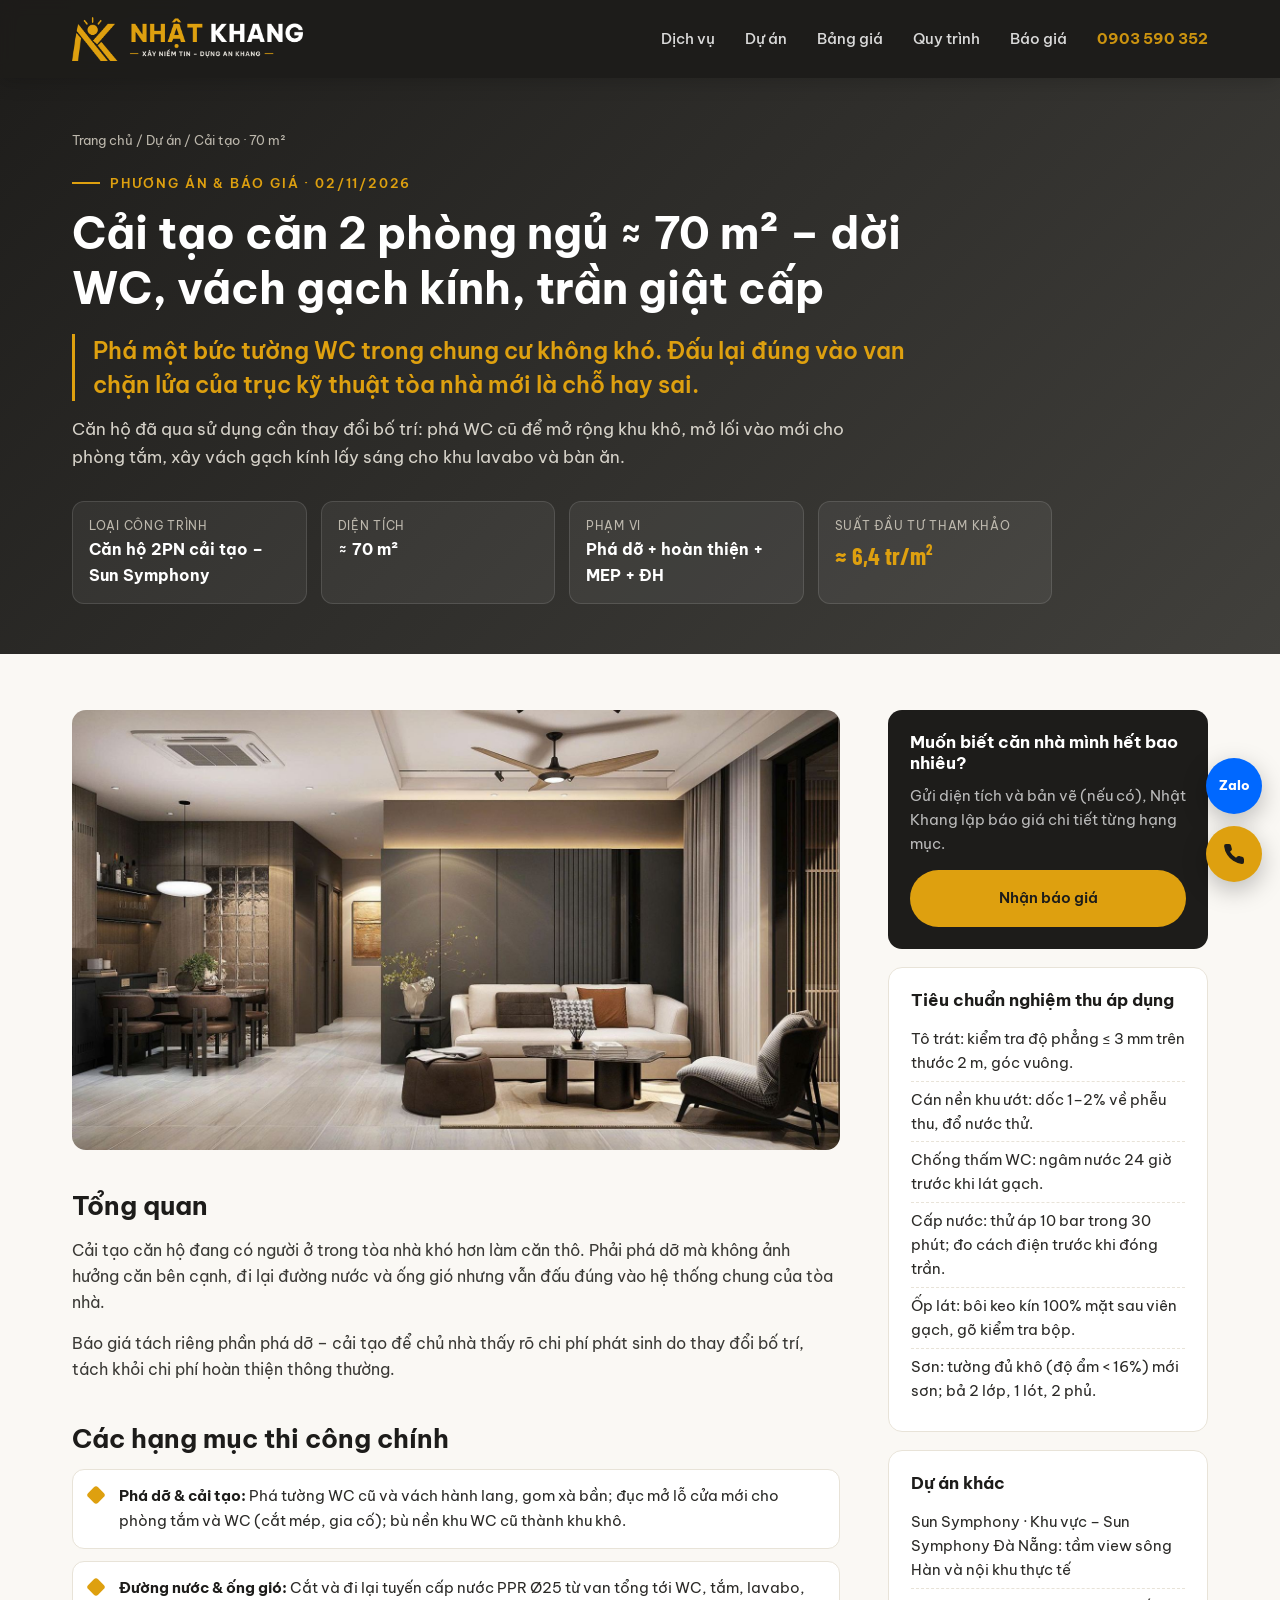
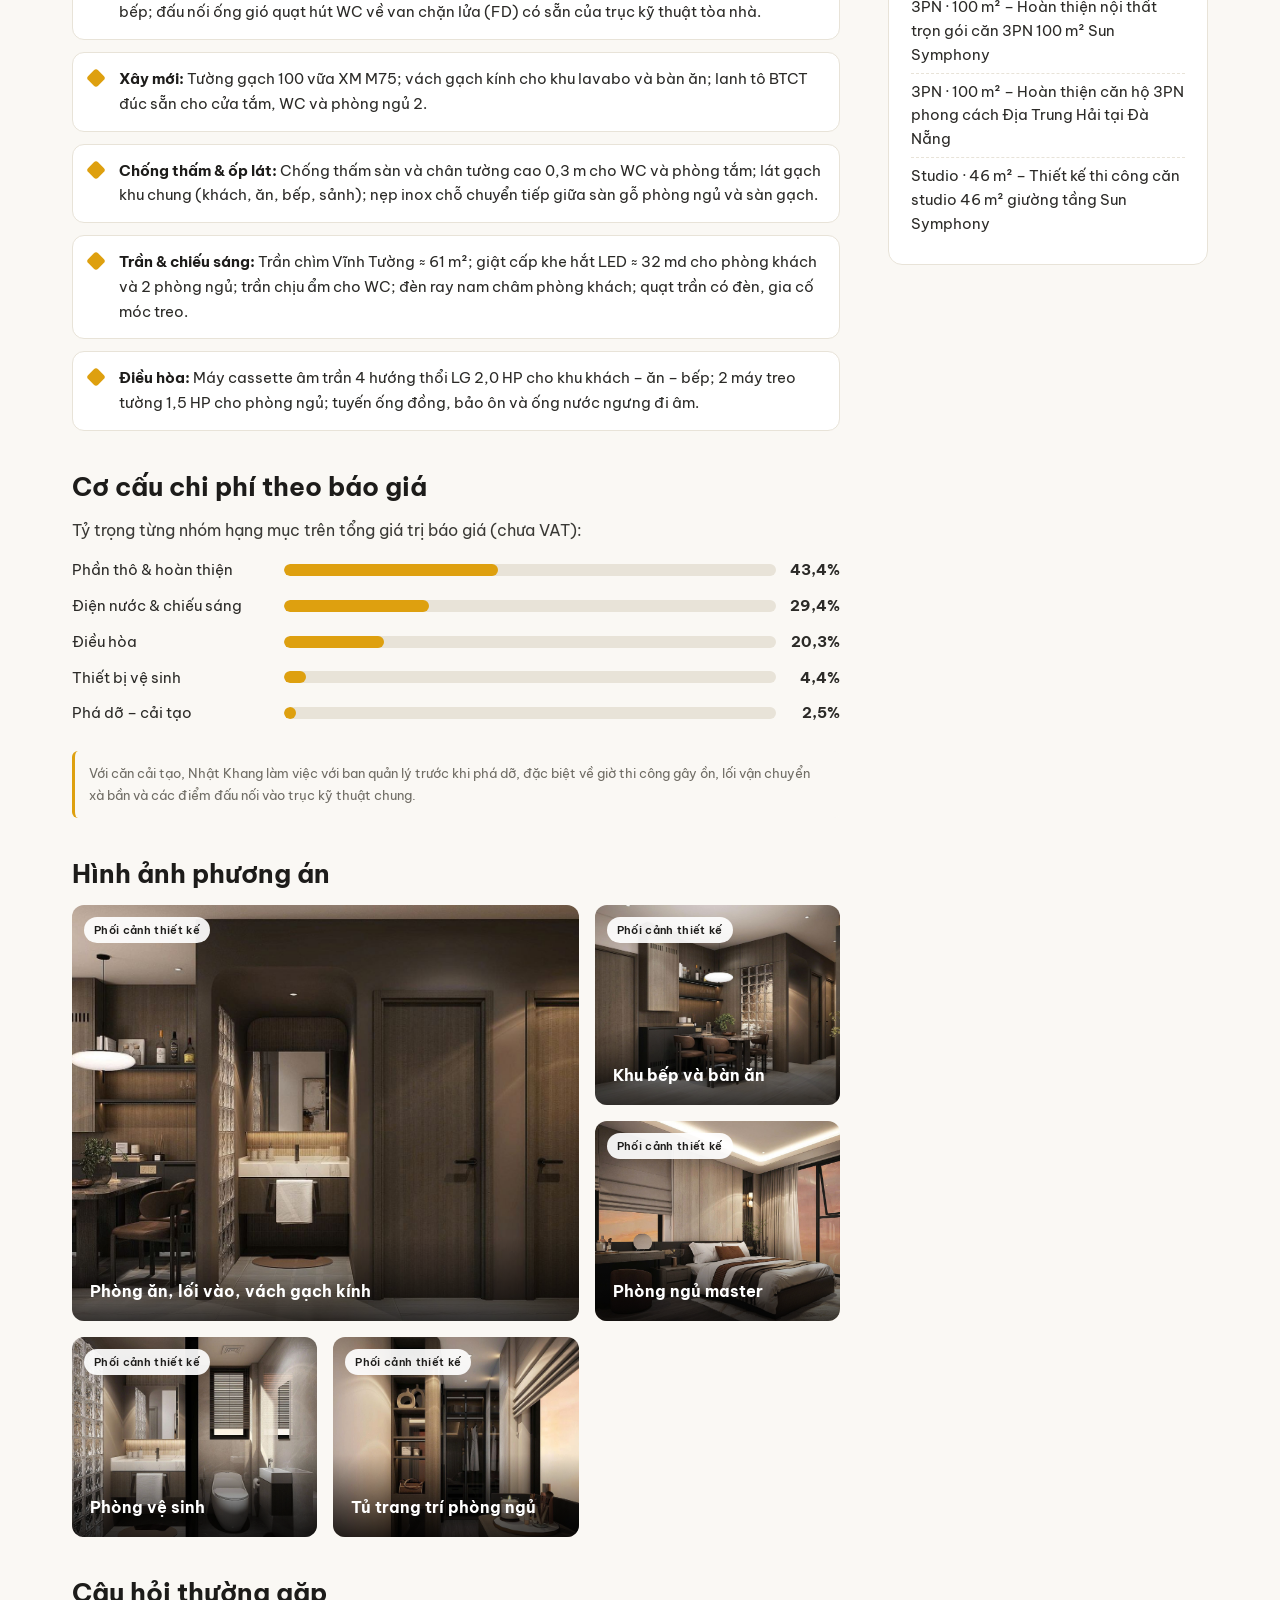
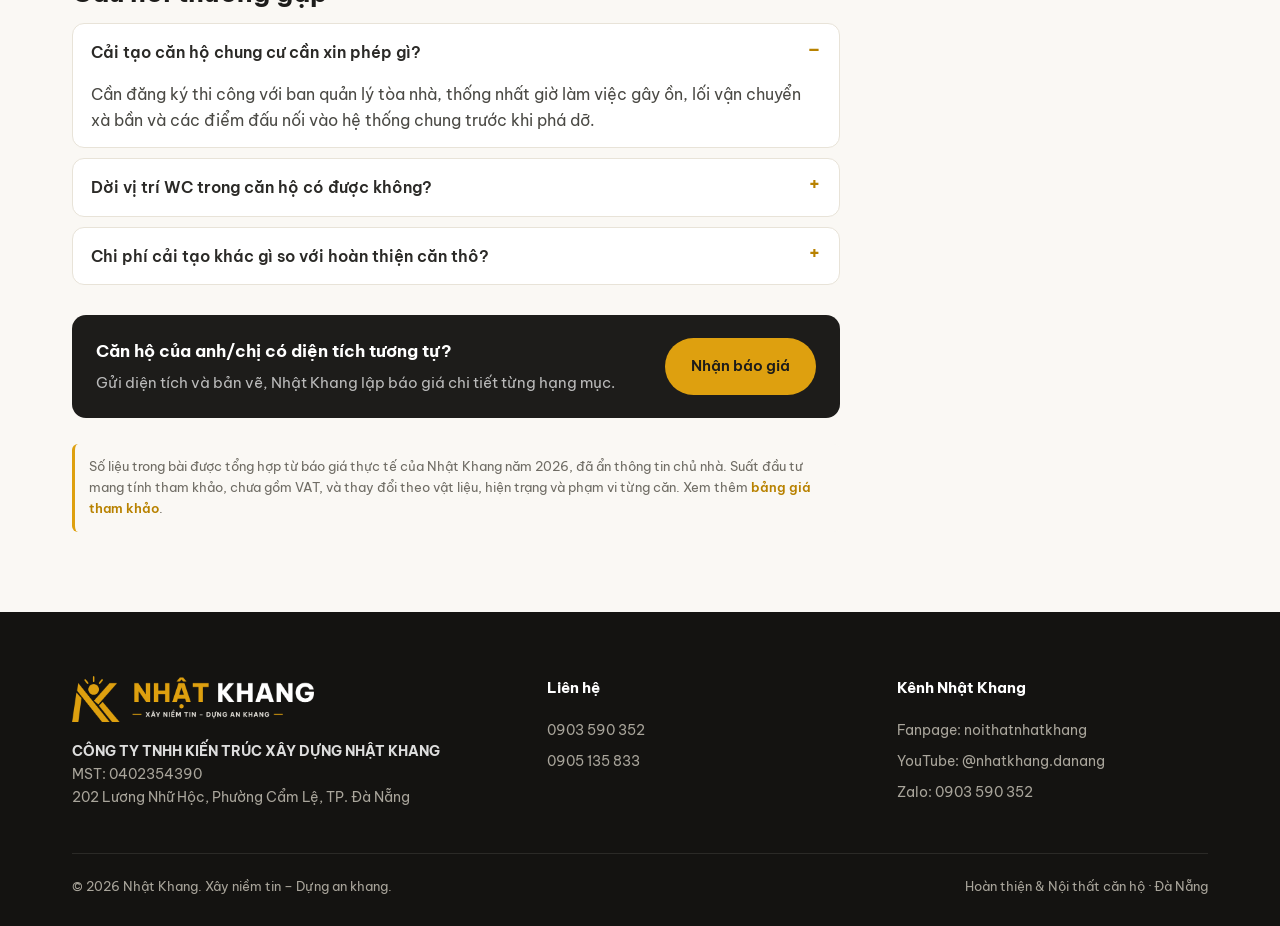
<file: du-an/cai-tao-can-2pn.html>
<!DOCTYPE html>
<html lang="vi"><head>
<meta charset="utf-8"><meta name="viewport" content="width=device-width, initial-scale=1">
<title>Cải tạo căn hộ 2PN: dời WC, vách gạch kính, trần giật cấp | Nhật Khang</title>
<meta name="description" content="Cải tạo căn hộ 2PN ≈ 70 m²: phá dỡ, dời WC, bù nền, đi lại cấp nước PPR, đấu ống gió về van chặn lửa, vách gạch kính, điều hòa cassette. ≈ 6,4 triệu/m².">
<meta name="keywords" content="cải tạo căn hộ chung cư Đà Nẵng">
<link rel="canonical" href="https://lenhatkhangvn-bit.github.io/nhatkhang-website/du-an/cai-tao-can-2pn.html">
<meta property="og:type" content="article"><meta property="og:locale" content="vi_VN"><meta property="og:site_name" content="Nhật Khang">
<meta property="og:title" content="Cải tạo căn hộ 2PN: dời WC, vách gạch kính, trần giật cấp"><meta property="og:description" content="Cải tạo căn hộ 2PN ≈ 70 m²: phá dỡ, dời WC, bù nền, đi lại cấp nước PPR, đấu ống gió về van chặn lửa, vách gạch kính, điều hòa cassette. ≈ 6,4 triệu/m².">
<meta property="og:url" content="https://lenhatkhangvn-bit.github.io/nhatkhang-website/du-an/cai-tao-can-2pn.html"><meta property="og:image" content="https://lenhatkhangvn-bit.github.io/nhatkhang-website/assets/img/hero.jpg">
<meta name="twitter:card" content="summary_large_image">
<link rel="icon" href="../assets/img/favicon.svg" type="image/svg+xml">
<link rel="preconnect" href="https://fonts.googleapis.com"><link rel="preconnect" href="https://fonts.gstatic.com" crossorigin>
<link href="https://fonts.googleapis.com/css2?family=Barlow+Condensed:wght@600;700&family=Be+Vietnam+Pro:wght@300;400;500;600;700;800&display=swap" rel="stylesheet">
<link rel="stylesheet" href="../assets/css/style.css?v=5">
<script type="application/ld+json">{"@context": "https://schema.org", "@type": "Article", "headline": "Cải tạo căn hộ 2PN: dời WC, vách gạch kính, trần giật cấp", "description": "Cải tạo căn hộ 2PN ≈ 70 m²: phá dỡ, dời WC, bù nền, đi lại cấp nước PPR, đấu ống gió về van chặn lửa, vách gạch kính, điều hòa cassette. ≈ 6,4 triệu/m².", "image": ["https://lenhatkhangvn-bit.github.io/nhatkhang-website/assets/img/hero.jpg"], "datePublished": "2026-11-02", "dateModified": "2026-11-02", "inLanguage": "vi-VN", "author": {"@id": "https://lenhatkhangvn-bit.github.io/nhatkhang-website/#org"}, "publisher": {"@type": "HomeAndConstructionBusiness", "@id": "https://lenhatkhangvn-bit.github.io/nhatkhang-website/#org", "name": "Công ty TNHH Kiến trúc Xây dựng Nhật Khang", "alternateName": "Nhật Khang", "slogan": "Xây niềm tin – Dựng an khang", "url": "https://lenhatkhangvn-bit.github.io/nhatkhang-website/", "logo": "https://lenhatkhangvn-bit.github.io/nhatkhang-website/assets/img/logo-light.png", "image": "https://lenhatkhangvn-bit.github.io/nhatkhang-website/assets/img/real-b4.jpg", "telephone": ["+84903590352", "+84905135833"], "taxID": "0402354390", "address": {"@type": "PostalAddress", "streetAddress": "202 Lương Nhữ Hộc", "addressLocality": "Phường Cẩm Lệ", "addressRegion": "Đà Nẵng", "addressCountry": "VN"}, "areaServed": {"@type": "City", "name": "Đà Nẵng"}, "sameAs": ["https://www.facebook.com/noithatnhatkhang", "https://www.youtube.com/@nhatkhang.danang"]}, "mainEntityOfPage": "https://lenhatkhangvn-bit.github.io/nhatkhang-website/du-an/cai-tao-can-2pn.html", "keywords": "cải tạo căn hộ chung cư Đà Nẵng"}</script>
<script type="application/ld+json">{"@context": "https://schema.org", "@type": "BreadcrumbList", "itemListElement": [{"@type": "ListItem", "position": 1, "name": "Trang chủ", "item": "https://lenhatkhangvn-bit.github.io/nhatkhang-website/"}, {"@type": "ListItem", "position": 2, "name": "Dự án", "item": "https://lenhatkhangvn-bit.github.io/nhatkhang-website/#du-an"}, {"@type": "ListItem", "position": 3, "name": "Cải tạo · 70 m²", "item": "https://lenhatkhangvn-bit.github.io/nhatkhang-website/du-an/cai-tao-can-2pn.html"}]}</script>
<script type="application/ld+json">{"@context": "https://schema.org", "@type": "FAQPage", "mainEntity": [{"@type": "Question", "name": "Cải tạo căn hộ chung cư cần xin phép gì?", "acceptedAnswer": {"@type": "Answer", "text": "Cần đăng ký thi công với ban quản lý tòa nhà, thống nhất giờ làm việc gây ồn, lối vận chuyển xà bần và các điểm đấu nối vào hệ thống chung trước khi phá dỡ."}}, {"@type": "Question", "name": "Dời vị trí WC trong căn hộ có được không?", "acceptedAnswer": {"@type": "Answer", "text": "Có thể, nhưng phải xử lý bù nền, chống thấm lại, đi lại tuyến cấp thoát nước và đấu ống gió quạt hút về đúng van chặn lửa (FD) của trục kỹ thuật."}}, {"@type": "Question", "name": "Chi phí cải tạo khác gì so với hoàn thiện căn thô?", "acceptedAnswer": {"@type": "Answer", "text": "Có thêm phần phá dỡ – cải tạo hiện trạng. Nhật Khang tách riêng phần này trong báo giá để chủ nhà thấy rõ chi phí do thay đổi bố trí."}}]}</script>
</head><body>
<header id="hdr" class="solid fixed-solid">
  <div class="wrap nav">
    <a href="../index.html" class="logo" aria-label="Nhật Khang – trang chủ"><img src="../assets/img/logo-dark.png" alt="Logo Nhật Khang – Xây niềm tin, Dựng an khang" width="180" height="44"></a>
    <nav class="menu" id="menu">
      <a href="../index.html#dich-vu">Dịch vụ</a><a href="../index.html#du-an">Dự án</a><a href="../index.html#bang-gia">Bảng giá</a><a href="../index.html#quy-trinh">Quy trình</a><a href="../index.html#bao-gia">Báo giá</a>
      <a href="tel:0903590352" class="hot">0903 590 352</a>
    </nav>
    <button class="burger" id="burger" aria-label="Mở menu"><svg viewBox="0 0 24 24" fill="none" stroke="currentColor" stroke-width="2"><path d="M3 6h18M3 12h18M3 18h18"/></svg></button>
  </div>
</header>
<main>
<section class="art-hero"><div class="wrap">
  <nav class="crumb" aria-label="breadcrumb"><a href="../index.html">Trang chủ</a> / <a href="../index.html#du-an">Dự án</a> / Cải tạo · 70 m²</nav>
  <span class="eyebrow">Phương án &amp; báo giá · 02/11/2026</span>
  <h1 style="margin-top:12px">Cải tạo căn 2 phòng ngủ ≈ 70 m² – dời WC, vách gạch kính, trần giật cấp</h1>
  <p class="hook">Phá một bức tường WC trong chung cư không khó. Đấu lại đúng vào van chặn lửa của trục kỹ thuật tòa nhà mới là chỗ hay sai.</p>
  <p class="lead">Căn hộ đã qua sử dụng cần thay đổi bố trí: phá WC cũ để mở rộng khu khô, mở lối vào mới cho phòng tắm, xây vách gạch kính lấy sáng cho khu lavabo và bàn ăn.</p>
  <div class="facts"><div><small>Loại công trình</small><b>Căn hộ 2PN cải tạo – Sun Symphony</b></div><div><small>Diện tích</small><b>≈ 70 m²</b></div><div><small>Phạm vi</small><b>Phá dỡ + hoàn thiện + MEP + ĐH</b></div><div><small>Suất đầu tư tham khảo</small><b class=g>≈ 6,4 tr/m²</b></div></div>
</div></section>
<section class="art"><div class="wrap art-grid">
  <article>
    <div class="cover"><img src="../assets/img/hero.jpg" alt="Cải tạo căn hộ 2PN: dời WC, vách gạch kính, trần giật cấp" fetchpriority="high"></div>
    <h2>Tổng quan</h2><p>Cải tạo căn hộ đang có người ở trong tòa nhà khó hơn làm căn thô. Phải phá dỡ mà không ảnh hưởng căn bên cạnh, đi lại đường nước và ống gió nhưng vẫn đấu đúng vào hệ thống chung của tòa nhà.</p><p>Báo giá tách riêng phần phá dỡ – cải tạo để chủ nhà thấy rõ chi phí phát sinh do thay đổi bố trí, tách khỏi chi phí hoàn thiện thông thường.</p>
    <h2>Các hạng mục thi công chính</h2><ul class="hl-list"><li><b>Phá dỡ &amp; cải tạo:</b> Phá tường WC cũ và vách hành lang, gom xà bần; đục mở lỗ cửa mới cho phòng tắm và WC (cắt mép, gia cố); bù nền khu WC cũ thành khu khô.</li><li><b>Đường nước &amp; ống gió:</b> Cắt và đi lại tuyến cấp nước PPR Ø25 từ van tổng tới WC, tắm, lavabo, bếp; đấu nối ống gió quạt hút WC về van chặn lửa (FD) có sẵn của trục kỹ thuật tòa nhà.</li><li><b>Xây mới:</b> Tường gạch 100 vữa XM M75; vách gạch kính cho khu lavabo và bàn ăn; lanh tô BTCT đúc sẵn cho cửa tắm, WC và phòng ngủ 2.</li><li><b>Chống thấm &amp; ốp lát:</b> Chống thấm sàn và chân tường cao 0,3 m cho WC và phòng tắm; lát gạch khu chung (khách, ăn, bếp, sảnh); nẹp inox chỗ chuyển tiếp giữa sàn gỗ phòng ngủ và sàn gạch.</li><li><b>Trần &amp; chiếu sáng:</b> Trần chìm Vĩnh Tường ≈ 61 m²; giật cấp khe hắt LED ≈ 32 md cho phòng khách và 2 phòng ngủ; trần chịu ẩm cho WC; đèn ray nam châm phòng khách; quạt trần có đèn, gia cố móc treo.</li><li><b>Điều hòa:</b> Máy cassette âm trần 4 hướng thổi LG 2,0 HP cho khu khách – ăn – bếp; 2 máy treo tường 1,5 HP cho phòng ngủ; tuyến ống đồng, bảo ôn và ống nước ngưng đi âm.</li></ul>
    
    <h2>Cơ cấu chi phí theo báo giá</h2><p>Tỷ trọng từng nhóm hạng mục trên tổng giá trị báo giá (chưa VAT):</p><div class="bars"><div class="bar"><span>Phần thô &amp; hoàn thiện</span><span class="t"><i style="width:43.4%"></i></span><span class="p">43,4%</span></div><div class="bar"><span>Điện nước &amp; chiếu sáng</span><span class="t"><i style="width:29.4%"></i></span><span class="p">29,4%</span></div><div class="bar"><span>Điều hòa</span><span class="t"><i style="width:20.3%"></i></span><span class="p">20,3%</span></div><div class="bar"><span>Thiết bị vệ sinh</span><span class="t"><i style="width:4.4%"></i></span><span class="p">4,4%</span></div><div class="bar"><span>Phá dỡ – cải tạo</span><span class="t"><i style="width:2.5%"></i></span><span class="p">2,5%</span></div></div>
    
    <div class="disc">Với căn cải tạo, Nhật Khang làm việc với ban quản lý trước khi phá dỡ, đặc biệt về giờ thi công gây ồn, lối vận chuyển xà bần và các điểm đấu nối vào trục kỹ thuật chung.</div>
    <h2>Hình ảnh phương án</h2><div class="gallery"><figure class="gi big"><span class="lbl">Phối cảnh thiết kế</span><img src="../assets/img/p1-2.jpg" alt="Phòng ăn, lối vào, vách gạch kính – Cải tạo · 70 m²" loading="lazy"><figcaption class="cap"><b>Phòng ăn, lối vào, vách gạch kính</b></figcaption></figure><figure class="gi"><span class="lbl">Phối cảnh thiết kế</span><img src="../assets/img/p1-1.jpg" alt="Khu bếp và bàn ăn – Cải tạo · 70 m²" loading="lazy"><figcaption class="cap"><b>Khu bếp và bàn ăn</b></figcaption></figure><figure class="gi"><span class="lbl">Phối cảnh thiết kế</span><img src="../assets/img/p1-3.jpg" alt="Phòng ngủ master – Cải tạo · 70 m²" loading="lazy"><figcaption class="cap"><b>Phòng ngủ master</b></figcaption></figure><figure class="gi"><span class="lbl">Phối cảnh thiết kế</span><img src="../assets/img/p1-4.jpg" alt="Phòng vệ sinh – Cải tạo · 70 m²" loading="lazy"><figcaption class="cap"><b>Phòng vệ sinh</b></figcaption></figure><figure class="gi"><span class="lbl">Phối cảnh thiết kế</span><img src="../assets/img/p1-5.jpg" alt="Tủ trang trí phòng ngủ – Cải tạo · 70 m²" loading="lazy"><figcaption class="cap"><b>Tủ trang trí phòng ngủ</b></figcaption></figure></div>
    <h2>Câu hỏi thường gặp</h2><div class="faq"><details open><summary>Cải tạo căn hộ chung cư cần xin phép gì?</summary><p>Cần đăng ký thi công với ban quản lý tòa nhà, thống nhất giờ làm việc gây ồn, lối vận chuyển xà bần và các điểm đấu nối vào hệ thống chung trước khi phá dỡ.</p></details><details><summary>Dời vị trí WC trong căn hộ có được không?</summary><p>Có thể, nhưng phải xử lý bù nền, chống thấm lại, đi lại tuyến cấp thoát nước và đấu ống gió quạt hút về đúng van chặn lửa (FD) của trục kỹ thuật.</p></details><details><summary>Chi phí cải tạo khác gì so với hoàn thiện căn thô?</summary><p>Có thêm phần phá dỡ – cải tạo hiện trạng. Nhật Khang tách riêng phần này trong báo giá để chủ nhà thấy rõ chi phí do thay đổi bố trí.</p></details></div>
    <div class="cta-in"><div><b>Căn hộ của anh/chị có diện tích tương tự?</b><span>Gửi diện tích và bản vẽ, Nhật Khang lập báo giá chi tiết từng hạng mục.</span></div><a class="btn btn-gold" href="../index.html#bao-gia">Nhận báo giá</a></div>
    <div class="disc">Số liệu trong bài được tổng hợp từ báo giá thực tế của Nhật Khang năm 2026, đã ẩn thông tin chủ nhà. Suất đầu tư mang tính tham khảo, chưa gồm VAT, và thay đổi theo vật liệu, hiện trạng và phạm vi từng căn. Xem thêm <a href="../index.html#bang-gia" style="color:#b88200;font-weight:600">bảng giá tham khảo</a>.</div>
  </article>
  <aside class="side">
    <div class="box dark"><h3>Muốn biết căn nhà mình hết bao nhiêu?</h3><p style="color:#bbb">Gửi diện tích và bản vẽ (nếu có), Nhật Khang lập báo giá chi tiết từng hạng mục.</p><a class="btn btn-gold" href="../index.html#bao-gia">Nhận báo giá</a></div>
    <div class="box"><h3>Tiêu chuẩn nghiệm thu áp dụng</h3><ul><li>Tô trát: kiểm tra độ phẳng ≤ 3 mm trên thước 2 m, góc vuông.</li><li>Cán nền khu ướt: dốc 1–2% về phễu thu, đổ nước thử.</li><li>Chống thấm WC: ngâm nước 24 giờ trước khi lát gạch.</li><li>Cấp nước: thử áp 10 bar trong 30 phút; đo cách điện trước khi đóng trần.</li><li>Ốp lát: bôi keo kín 100% mặt sau viên gạch, gõ kiểm tra bộp.</li><li>Sơn: tường đủ khô (độ ẩm &lt; 16%) mới sơn; bả 2 lớp, 1 lót, 2 phủ.</li></ul></div>
    <div class="box"><h3>Dự án khác</h3><ul><li><a href="sun-symphony-da-nang-view-song-han.html">Sun Symphony · Khu vực – Sun Symphony Đà Nẵng: tầm view sông Hàn và nội khu thực tế</a></li><li><a href="can-3pn-tron-goi-noi-that.html">3PN · 100 m² – Hoàn thiện nội thất trọn gói căn 3PN 100 m² Sun Symphony</a></li><li><a href="can-3pn-dia-trung-hai.html">3PN · 100 m² – Hoàn thiện căn hộ 3PN phong cách Địa Trung Hải tại Đà Nẵng</a></li><li><a href="studio-46m2-giuong-tang.html">Studio · 46 m² – Thiết kế thi công căn studio 46 m² giường tầng Sun Symphony</a></li></ul></div>
  </aside>
</div></section>
</main>
<footer>
  <div class="wrap">
    <div class="fgrid">
      <div><img src="../assets/img/logo-dark.png" alt="Nhật Khang" loading="lazy"><p><b style="color:#ddd">CÔNG TY TNHH KIẾN TRÚC XÂY DỰNG NHẬT KHANG</b><br>MST: 0402354390<br>202 Lương Nhữ Hộc, Phường Cẩm Lệ, TP. Đà Nẵng</p></div>
      <div><h4>Liên hệ</h4><ul><li><a href="tel:0903590352">0903 590 352</a></li><li><a href="tel:0905135833">0905 135 833</a></li></ul></div>
      <div><h4>Kênh Nhật Khang</h4><ul><li><a href="https://www.facebook.com/noithatnhatkhang" target="_blank" rel="noopener">Fanpage: noithatnhatkhang</a></li><li><a href="https://www.youtube.com/@nhatkhang.danang" target="_blank" rel="noopener">YouTube: @nhatkhang.danang</a></li><li><a href="https://zalo.me/0903590352" target="_blank" rel="noopener">Zalo: 0903 590 352</a></li></ul></div>
    </div>
    <div class="legal"><span>© <span id="yr">2026</span> Nhật Khang. Xây niềm tin – Dựng an khang.</span><span>Hoàn thiện & Nội thất căn hộ · Đà Nẵng</span></div>
  </div>
</footer>
<div class="float"><a class="zalo" href="https://zalo.me/0903590352" target="_blank" rel="noopener" aria-label="Chat Zalo">Zalo</a><a class="call" href="tel:0903590352" aria-label="Gọi hotline"><svg viewBox="0 0 24 24" fill="currentColor"><path d="M22 16.9v3a2 2 0 0 1-2.2 2 19.8 19.8 0 0 1-8.6-3.1 19.5 19.5 0 0 1-6-6A19.8 19.8 0 0 1 2.1 4.2 2 2 0 0 1 4.1 2h3a2 2 0 0 1 2 1.7c.1.9.4 1.8.7 2.7a2 2 0 0 1-.5 2.1L8 9.8a16 16 0 0 0 6 6l1.3-1.3a2 2 0 0 1 2.1-.4c.9.3 1.8.6 2.7.7a2 2 0 0 1 1.7 2z"/></svg></a></div>
<div class="lb" id="lb"><button class="x" aria-label="Đóng">×</button><button class="pv" aria-label="Ảnh trước">‹</button><img alt=""><button class="nx" aria-label="Ảnh sau">›</button><div class="lbc"></div></div>
<script src="../assets/js/main.js?v=5"></script>
</body></html>
</file>
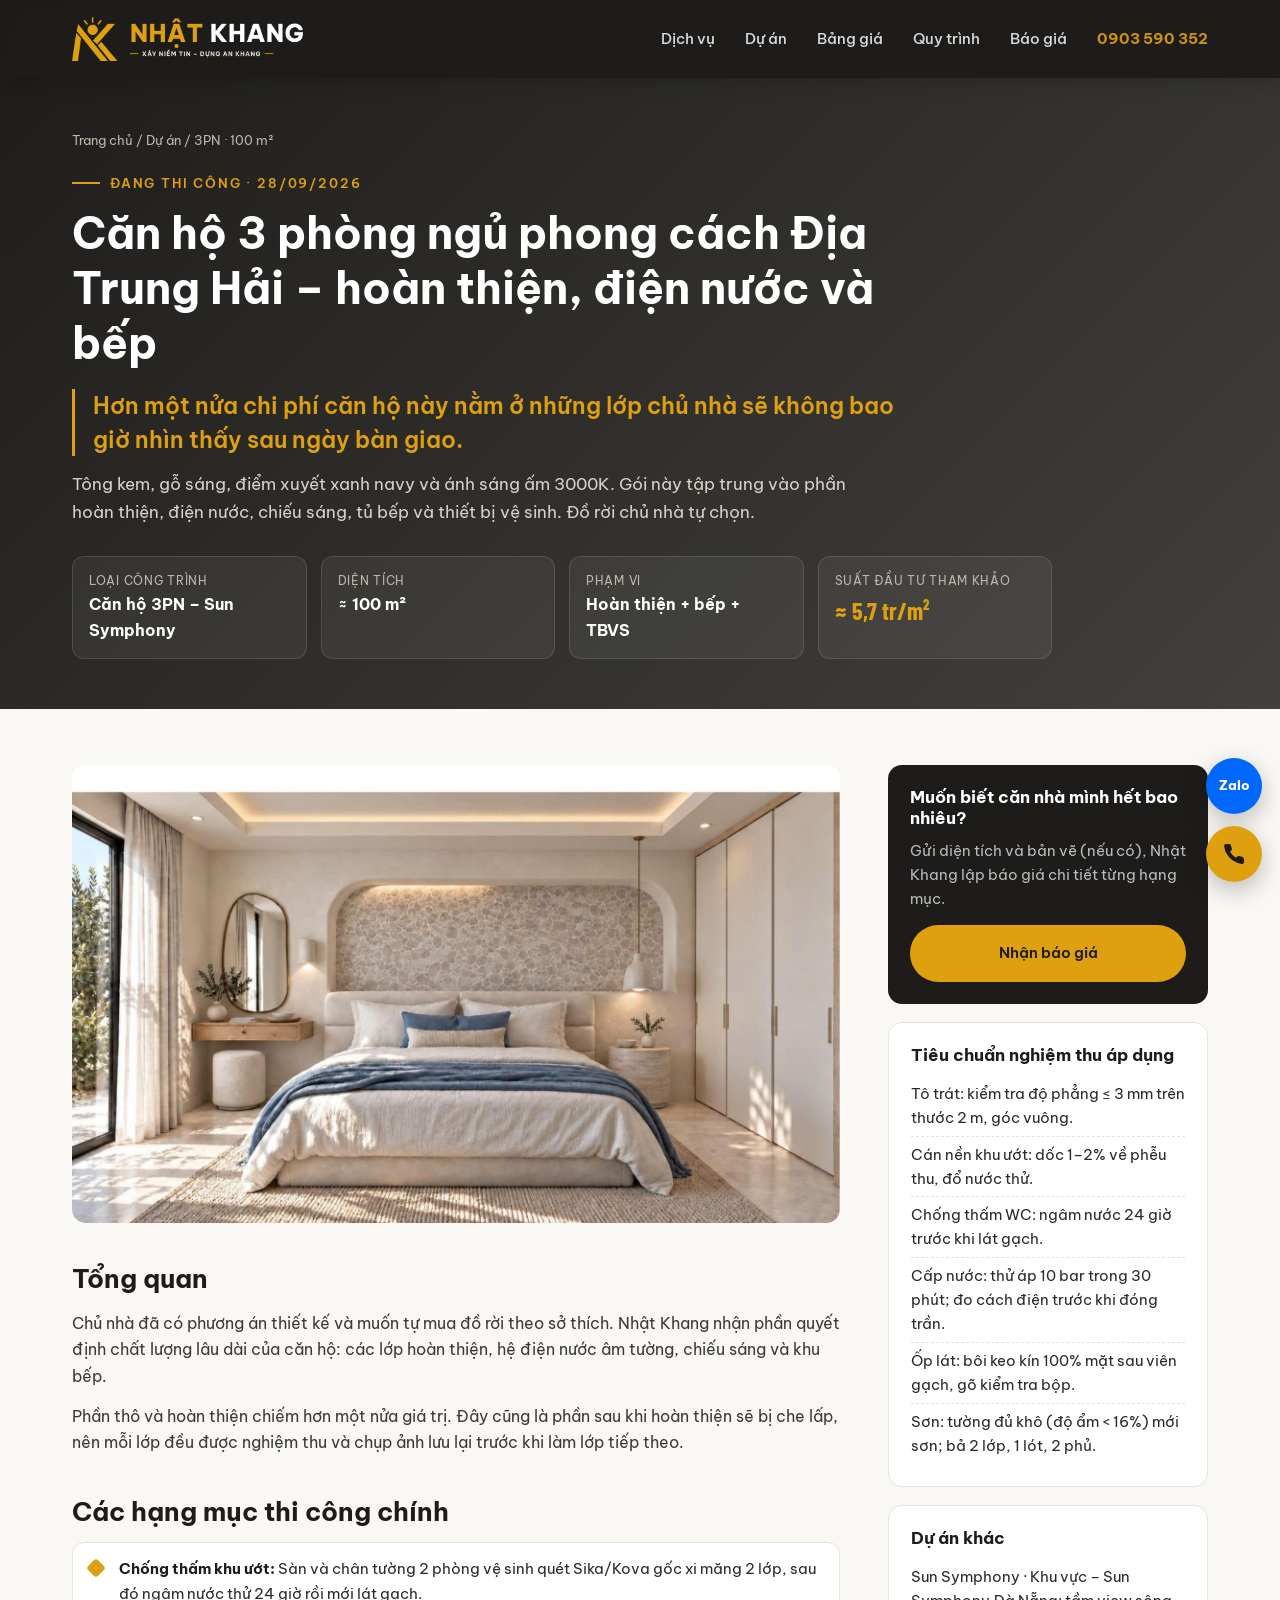
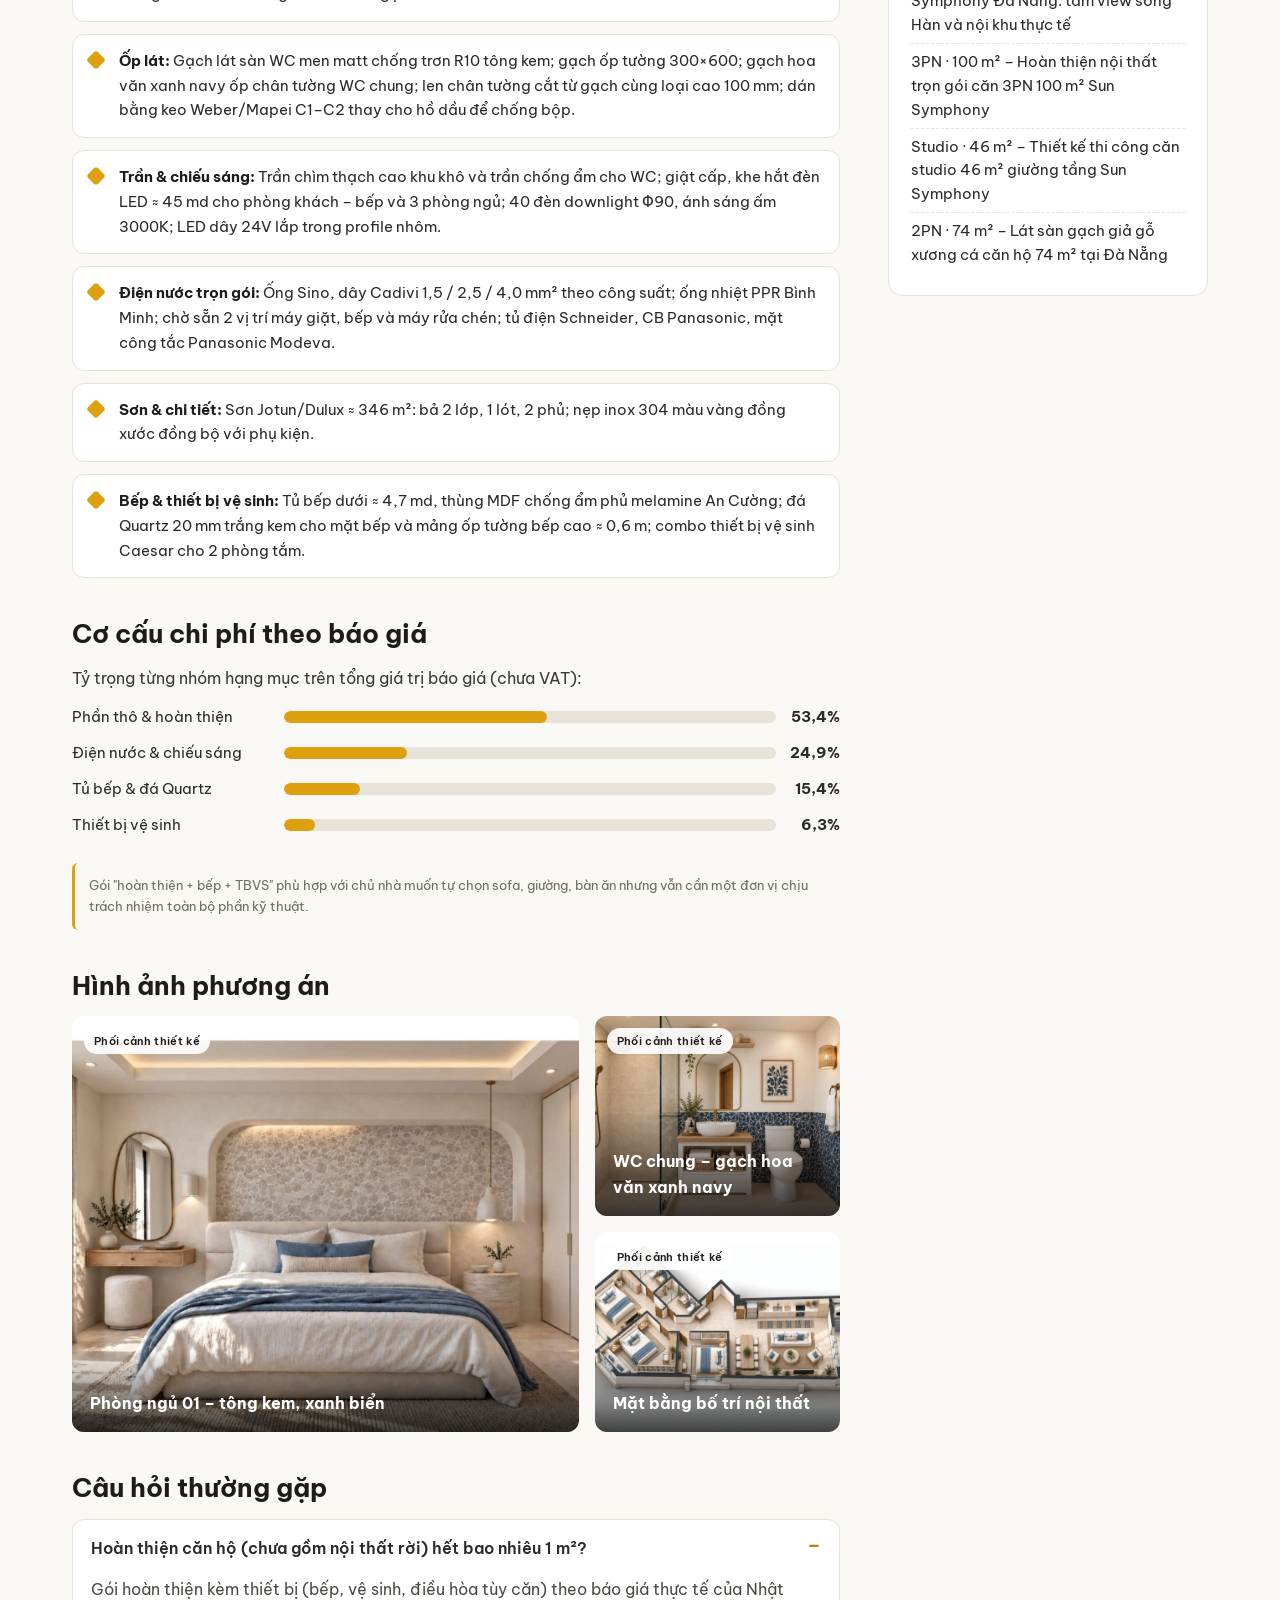
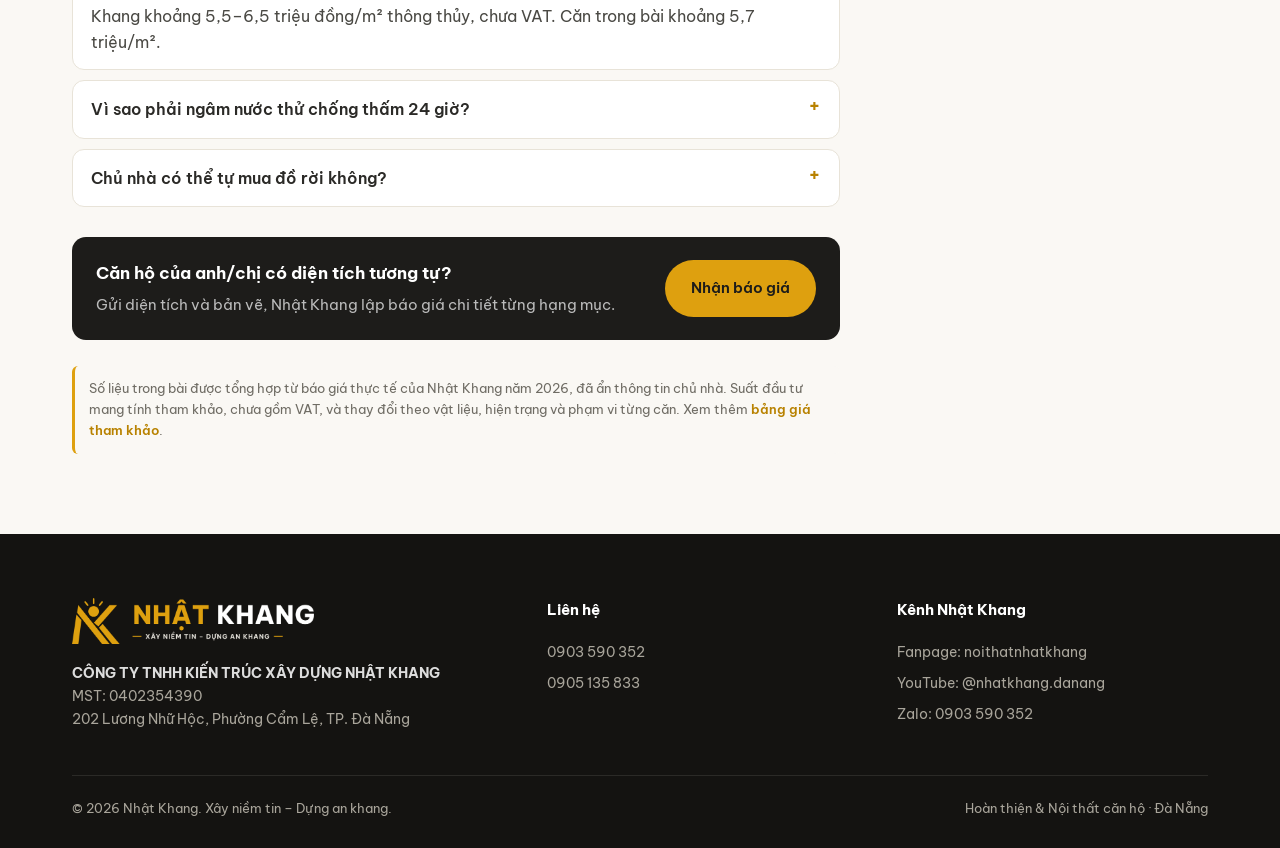
<file: du-an/can-3pn-dia-trung-hai.html>
<!DOCTYPE html>
<html lang="vi"><head>
<meta charset="utf-8"><meta name="viewport" content="width=device-width, initial-scale=1">
<title>Hoàn thiện căn hộ 3PN phong cách Địa Trung Hải tại Đà Nẵng | Nhật Khang</title>
<meta name="description" content="Căn 3PN 100 m² phong cách Địa Trung Hải: chống thấm, ốp lát, trần giật cấp hắt LED 3000K, điện nước trọn gói, tủ bếp đá Quartz. Suất đầu tư ≈ 5,7 triệu/m².">
<meta name="keywords" content="hoàn thiện căn hộ phong cách Địa Trung Hải Đà Nẵng">
<link rel="canonical" href="https://lenhatkhangvn-bit.github.io/nhatkhang-website/du-an/can-3pn-dia-trung-hai.html">
<meta property="og:type" content="article"><meta property="og:locale" content="vi_VN"><meta property="og:site_name" content="Nhật Khang">
<meta property="og:title" content="Hoàn thiện căn hộ 3PN phong cách Địa Trung Hải tại Đà Nẵng"><meta property="og:description" content="Căn 3PN 100 m² phong cách Địa Trung Hải: chống thấm, ốp lát, trần giật cấp hắt LED 3000K, điện nước trọn gói, tủ bếp đá Quartz. Suất đầu tư ≈ 5,7 triệu/m².">
<meta property="og:url" content="https://lenhatkhangvn-bit.github.io/nhatkhang-website/du-an/can-3pn-dia-trung-hai.html"><meta property="og:image" content="https://lenhatkhangvn-bit.github.io/nhatkhang-website/assets/img/p2-1.jpg">
<meta name="twitter:card" content="summary_large_image">
<link rel="icon" href="../assets/img/favicon.svg" type="image/svg+xml">
<link rel="preconnect" href="https://fonts.googleapis.com"><link rel="preconnect" href="https://fonts.gstatic.com" crossorigin>
<link href="https://fonts.googleapis.com/css2?family=Barlow+Condensed:wght@600;700&family=Be+Vietnam+Pro:wght@300;400;500;600;700;800&display=swap" rel="stylesheet">
<link rel="stylesheet" href="../assets/css/style.css?v=5">
<script type="application/ld+json">{"@context": "https://schema.org", "@type": "Article", "headline": "Hoàn thiện căn hộ 3PN phong cách Địa Trung Hải tại Đà Nẵng", "description": "Căn 3PN 100 m² phong cách Địa Trung Hải: chống thấm, ốp lát, trần giật cấp hắt LED 3000K, điện nước trọn gói, tủ bếp đá Quartz. Suất đầu tư ≈ 5,7 triệu/m².", "image": ["https://lenhatkhangvn-bit.github.io/nhatkhang-website/assets/img/p2-1.jpg"], "datePublished": "2026-09-28", "dateModified": "2026-09-28", "inLanguage": "vi-VN", "author": {"@id": "https://lenhatkhangvn-bit.github.io/nhatkhang-website/#org"}, "publisher": {"@type": "HomeAndConstructionBusiness", "@id": "https://lenhatkhangvn-bit.github.io/nhatkhang-website/#org", "name": "Công ty TNHH Kiến trúc Xây dựng Nhật Khang", "alternateName": "Nhật Khang", "slogan": "Xây niềm tin – Dựng an khang", "url": "https://lenhatkhangvn-bit.github.io/nhatkhang-website/", "logo": "https://lenhatkhangvn-bit.github.io/nhatkhang-website/assets/img/logo-light.png", "image": "https://lenhatkhangvn-bit.github.io/nhatkhang-website/assets/img/real-b4.jpg", "telephone": ["+84903590352", "+84905135833"], "taxID": "0402354390", "address": {"@type": "PostalAddress", "streetAddress": "202 Lương Nhữ Hộc", "addressLocality": "Phường Cẩm Lệ", "addressRegion": "Đà Nẵng", "addressCountry": "VN"}, "areaServed": {"@type": "City", "name": "Đà Nẵng"}, "sameAs": ["https://www.facebook.com/noithatnhatkhang", "https://www.youtube.com/@nhatkhang.danang"]}, "mainEntityOfPage": "https://lenhatkhangvn-bit.github.io/nhatkhang-website/du-an/can-3pn-dia-trung-hai.html", "keywords": "hoàn thiện căn hộ phong cách Địa Trung Hải Đà Nẵng"}</script>
<script type="application/ld+json">{"@context": "https://schema.org", "@type": "BreadcrumbList", "itemListElement": [{"@type": "ListItem", "position": 1, "name": "Trang chủ", "item": "https://lenhatkhangvn-bit.github.io/nhatkhang-website/"}, {"@type": "ListItem", "position": 2, "name": "Dự án", "item": "https://lenhatkhangvn-bit.github.io/nhatkhang-website/#du-an"}, {"@type": "ListItem", "position": 3, "name": "3PN · 100 m²", "item": "https://lenhatkhangvn-bit.github.io/nhatkhang-website/du-an/can-3pn-dia-trung-hai.html"}]}</script>
<script type="application/ld+json">{"@context": "https://schema.org", "@type": "FAQPage", "mainEntity": [{"@type": "Question", "name": "Hoàn thiện căn hộ (chưa gồm nội thất rời) hết bao nhiêu 1 m²?", "acceptedAnswer": {"@type": "Answer", "text": "Gói hoàn thiện kèm thiết bị (bếp, vệ sinh, điều hòa tùy căn) theo báo giá thực tế của Nhật Khang khoảng 5,5–6,5 triệu đồng/m² thông thủy, chưa VAT. Căn trong bài khoảng 5,7 triệu/m²."}}, {"@type": "Question", "name": "Vì sao phải ngâm nước thử chống thấm 24 giờ?", "acceptedAnswer": {"@type": "Answer", "text": "Ngâm nước 24 giờ sau khi quét chống thấm giúp phát hiện điểm rò trước khi lát gạch. Nếu mực nước hụt thì xử lý ngay, tránh thấm xuống căn dưới sau khi đã hoàn thiện."}}, {"@type": "Question", "name": "Chủ nhà có thể tự mua đồ rời không?", "acceptedAnswer": {"@type": "Answer", "text": "Có. Gói này dành cho chủ nhà muốn tự chọn sofa, giường, bàn ăn; Nhật Khang chịu trách nhiệm toàn bộ phần kỹ thuật, bếp và thiết bị vệ sinh."}}]}</script>
</head><body>
<header id="hdr" class="solid fixed-solid">
  <div class="wrap nav">
    <a href="../index.html" class="logo" aria-label="Nhật Khang – trang chủ"><img src="../assets/img/logo-dark.png" alt="Logo Nhật Khang – Xây niềm tin, Dựng an khang" width="180" height="44"></a>
    <nav class="menu" id="menu">
      <a href="../index.html#dich-vu">Dịch vụ</a><a href="../index.html#du-an">Dự án</a><a href="../index.html#bang-gia">Bảng giá</a><a href="../index.html#quy-trinh">Quy trình</a><a href="../index.html#bao-gia">Báo giá</a>
      <a href="tel:0903590352" class="hot">0903 590 352</a>
    </nav>
    <button class="burger" id="burger" aria-label="Mở menu"><svg viewBox="0 0 24 24" fill="none" stroke="currentColor" stroke-width="2"><path d="M3 6h18M3 12h18M3 18h18"/></svg></button>
  </div>
</header>
<main>
<section class="art-hero"><div class="wrap">
  <nav class="crumb" aria-label="breadcrumb"><a href="../index.html">Trang chủ</a> / <a href="../index.html#du-an">Dự án</a> / 3PN · 100 m²</nav>
  <span class="eyebrow">Đang thi công · 28/09/2026</span>
  <h1 style="margin-top:12px">Căn hộ 3 phòng ngủ phong cách Địa Trung Hải – hoàn thiện, điện nước và bếp</h1>
  <p class="hook">Hơn một nửa chi phí căn hộ này nằm ở những lớp chủ nhà sẽ không bao giờ nhìn thấy sau ngày bàn giao.</p>
  <p class="lead">Tông kem, gỗ sáng, điểm xuyết xanh navy và ánh sáng ấm 3000K. Gói này tập trung vào phần hoàn thiện, điện nước, chiếu sáng, tủ bếp và thiết bị vệ sinh. Đồ rời chủ nhà tự chọn.</p>
  <div class="facts"><div><small>Loại công trình</small><b>Căn hộ 3PN – Sun Symphony</b></div><div><small>Diện tích</small><b>≈ 100 m²</b></div><div><small>Phạm vi</small><b>Hoàn thiện + bếp + TBVS</b></div><div><small>Suất đầu tư tham khảo</small><b class=g>≈ 5,7 tr/m²</b></div></div>
</div></section>
<section class="art"><div class="wrap art-grid">
  <article>
    <div class="cover"><img src="../assets/img/p2-1.jpg" alt="Hoàn thiện căn hộ 3PN phong cách Địa Trung Hải tại Đà Nẵng" fetchpriority="high"></div>
    <h2>Tổng quan</h2><p>Chủ nhà đã có phương án thiết kế và muốn tự mua đồ rời theo sở thích. Nhật Khang nhận phần quyết định chất lượng lâu dài của căn hộ: các lớp hoàn thiện, hệ điện nước âm tường, chiếu sáng và khu bếp.</p><p>Phần thô và hoàn thiện chiếm hơn một nửa giá trị. Đây cũng là phần sau khi hoàn thiện sẽ bị che lấp, nên mỗi lớp đều được nghiệm thu và chụp ảnh lưu lại trước khi làm lớp tiếp theo.</p>
    <h2>Các hạng mục thi công chính</h2><ul class="hl-list"><li><b>Chống thấm khu ướt:</b> Sàn và chân tường 2 phòng vệ sinh quét Sika/Kova gốc xi măng 2 lớp, sau đó ngâm nước thử 24 giờ rồi mới lát gạch.</li><li><b>Ốp lát:</b> Gạch lát sàn WC men matt chống trơn R10 tông kem; gạch ốp tường 300×600; gạch hoa văn xanh navy ốp chân tường WC chung; len chân tường cắt từ gạch cùng loại cao 100 mm; dán bằng keo Weber/Mapei C1–C2 thay cho hồ dầu để chống bộp.</li><li><b>Trần &amp; chiếu sáng:</b> Trần chìm thạch cao khu khô và trần chống ẩm cho WC; giật cấp, khe hắt đèn LED ≈ 45 md cho phòng khách – bếp và 3 phòng ngủ; 40 đèn downlight Φ90, ánh sáng ấm 3000K; LED dây 24V lắp trong profile nhôm.</li><li><b>Điện nước trọn gói:</b> Ống Sino, dây Cadivi 1,5 / 2,5 / 4,0 mm² theo công suất; ống nhiệt PPR Bình Minh; chờ sẵn 2 vị trí máy giặt, bếp và máy rửa chén; tủ điện Schneider, CB Panasonic, mặt công tắc Panasonic Modeva.</li><li><b>Sơn &amp; chi tiết:</b> Sơn Jotun/Dulux ≈ 346 m²: bả 2 lớp, 1 lót, 2 phủ; nẹp inox 304 màu vàng đồng xước đồng bộ với phụ kiện.</li><li><b>Bếp &amp; thiết bị vệ sinh:</b> Tủ bếp dưới ≈ 4,7 md, thùng MDF chống ẩm phủ melamine An Cường; đá Quartz 20 mm trắng kem cho mặt bếp và mảng ốp tường bếp cao ≈ 0,6 m; combo thiết bị vệ sinh Caesar cho 2 phòng tắm.</li></ul>
    
    <h2>Cơ cấu chi phí theo báo giá</h2><p>Tỷ trọng từng nhóm hạng mục trên tổng giá trị báo giá (chưa VAT):</p><div class="bars"><div class="bar"><span>Phần thô &amp; hoàn thiện</span><span class="t"><i style="width:53.4%"></i></span><span class="p">53,4%</span></div><div class="bar"><span>Điện nước &amp; chiếu sáng</span><span class="t"><i style="width:24.9%"></i></span><span class="p">24,9%</span></div><div class="bar"><span>Tủ bếp &amp; đá Quartz</span><span class="t"><i style="width:15.4%"></i></span><span class="p">15,4%</span></div><div class="bar"><span>Thiết bị vệ sinh</span><span class="t"><i style="width:6.3%"></i></span><span class="p">6,3%</span></div></div>
    
    <div class="disc">Gói &quot;hoàn thiện + bếp + TBVS&quot; phù hợp với chủ nhà muốn tự chọn sofa, giường, bàn ăn nhưng vẫn cần một đơn vị chịu trách nhiệm toàn bộ phần kỹ thuật.</div>
    <h2>Hình ảnh phương án</h2><div class="gallery"><figure class="gi big"><span class="lbl">Phối cảnh thiết kế</span><img src="../assets/img/p2-1.jpg" alt="Phòng ngủ 01 – tông kem, xanh biển – 3PN · 100 m²" loading="lazy"><figcaption class="cap"><b>Phòng ngủ 01 – tông kem, xanh biển</b></figcaption></figure><figure class="gi"><span class="lbl">Phối cảnh thiết kế</span><img src="../assets/img/p2-2.jpg" alt="WC chung – gạch hoa văn xanh navy – 3PN · 100 m²" loading="lazy"><figcaption class="cap"><b>WC chung – gạch hoa văn xanh navy</b></figcaption></figure><figure class="gi"><span class="lbl">Phối cảnh thiết kế</span><img src="../assets/img/p2-3.jpg" alt="Mặt bằng bố trí nội thất – 3PN · 100 m²" loading="lazy"><figcaption class="cap"><b>Mặt bằng bố trí nội thất</b></figcaption></figure></div>
    <h2>Câu hỏi thường gặp</h2><div class="faq"><details open><summary>Hoàn thiện căn hộ (chưa gồm nội thất rời) hết bao nhiêu 1 m²?</summary><p>Gói hoàn thiện kèm thiết bị (bếp, vệ sinh, điều hòa tùy căn) theo báo giá thực tế của Nhật Khang khoảng 5,5–6,5 triệu đồng/m² thông thủy, chưa VAT. Căn trong bài khoảng 5,7 triệu/m².</p></details><details><summary>Vì sao phải ngâm nước thử chống thấm 24 giờ?</summary><p>Ngâm nước 24 giờ sau khi quét chống thấm giúp phát hiện điểm rò trước khi lát gạch. Nếu mực nước hụt thì xử lý ngay, tránh thấm xuống căn dưới sau khi đã hoàn thiện.</p></details><details><summary>Chủ nhà có thể tự mua đồ rời không?</summary><p>Có. Gói này dành cho chủ nhà muốn tự chọn sofa, giường, bàn ăn; Nhật Khang chịu trách nhiệm toàn bộ phần kỹ thuật, bếp và thiết bị vệ sinh.</p></details></div>
    <div class="cta-in"><div><b>Căn hộ của anh/chị có diện tích tương tự?</b><span>Gửi diện tích và bản vẽ, Nhật Khang lập báo giá chi tiết từng hạng mục.</span></div><a class="btn btn-gold" href="../index.html#bao-gia">Nhận báo giá</a></div>
    <div class="disc">Số liệu trong bài được tổng hợp từ báo giá thực tế của Nhật Khang năm 2026, đã ẩn thông tin chủ nhà. Suất đầu tư mang tính tham khảo, chưa gồm VAT, và thay đổi theo vật liệu, hiện trạng và phạm vi từng căn. Xem thêm <a href="../index.html#bang-gia" style="color:#b88200;font-weight:600">bảng giá tham khảo</a>.</div>
  </article>
  <aside class="side">
    <div class="box dark"><h3>Muốn biết căn nhà mình hết bao nhiêu?</h3><p style="color:#bbb">Gửi diện tích và bản vẽ (nếu có), Nhật Khang lập báo giá chi tiết từng hạng mục.</p><a class="btn btn-gold" href="../index.html#bao-gia">Nhận báo giá</a></div>
    <div class="box"><h3>Tiêu chuẩn nghiệm thu áp dụng</h3><ul><li>Tô trát: kiểm tra độ phẳng ≤ 3 mm trên thước 2 m, góc vuông.</li><li>Cán nền khu ướt: dốc 1–2% về phễu thu, đổ nước thử.</li><li>Chống thấm WC: ngâm nước 24 giờ trước khi lát gạch.</li><li>Cấp nước: thử áp 10 bar trong 30 phút; đo cách điện trước khi đóng trần.</li><li>Ốp lát: bôi keo kín 100% mặt sau viên gạch, gõ kiểm tra bộp.</li><li>Sơn: tường đủ khô (độ ẩm &lt; 16%) mới sơn; bả 2 lớp, 1 lót, 2 phủ.</li></ul></div>
    <div class="box"><h3>Dự án khác</h3><ul><li><a href="sun-symphony-da-nang-view-song-han.html">Sun Symphony · Khu vực – Sun Symphony Đà Nẵng: tầm view sông Hàn và nội khu thực tế</a></li><li><a href="can-3pn-tron-goi-noi-that.html">3PN · 100 m² – Hoàn thiện nội thất trọn gói căn 3PN 100 m² Sun Symphony</a></li><li><a href="studio-46m2-giuong-tang.html">Studio · 46 m² – Thiết kế thi công căn studio 46 m² giường tầng Sun Symphony</a></li><li><a href="can-74m2-san-xuong-ca.html">2PN · 74 m² – Lát sàn gạch giả gỗ xương cá căn hộ 74 m² tại Đà Nẵng</a></li></ul></div>
  </aside>
</div></section>
</main>
<footer>
  <div class="wrap">
    <div class="fgrid">
      <div><img src="../assets/img/logo-dark.png" alt="Nhật Khang" loading="lazy"><p><b style="color:#ddd">CÔNG TY TNHH KIẾN TRÚC XÂY DỰNG NHẬT KHANG</b><br>MST: 0402354390<br>202 Lương Nhữ Hộc, Phường Cẩm Lệ, TP. Đà Nẵng</p></div>
      <div><h4>Liên hệ</h4><ul><li><a href="tel:0903590352">0903 590 352</a></li><li><a href="tel:0905135833">0905 135 833</a></li></ul></div>
      <div><h4>Kênh Nhật Khang</h4><ul><li><a href="https://www.facebook.com/noithatnhatkhang" target="_blank" rel="noopener">Fanpage: noithatnhatkhang</a></li><li><a href="https://www.youtube.com/@nhatkhang.danang" target="_blank" rel="noopener">YouTube: @nhatkhang.danang</a></li><li><a href="https://zalo.me/0903590352" target="_blank" rel="noopener">Zalo: 0903 590 352</a></li></ul></div>
    </div>
    <div class="legal"><span>© <span id="yr">2026</span> Nhật Khang. Xây niềm tin – Dựng an khang.</span><span>Hoàn thiện & Nội thất căn hộ · Đà Nẵng</span></div>
  </div>
</footer>
<div class="float"><a class="zalo" href="https://zalo.me/0903590352" target="_blank" rel="noopener" aria-label="Chat Zalo">Zalo</a><a class="call" href="tel:0903590352" aria-label="Gọi hotline"><svg viewBox="0 0 24 24" fill="currentColor"><path d="M22 16.9v3a2 2 0 0 1-2.2 2 19.8 19.8 0 0 1-8.6-3.1 19.5 19.5 0 0 1-6-6A19.8 19.8 0 0 1 2.1 4.2 2 2 0 0 1 4.1 2h3a2 2 0 0 1 2 1.7c.1.9.4 1.8.7 2.7a2 2 0 0 1-.5 2.1L8 9.8a16 16 0 0 0 6 6l1.3-1.3a2 2 0 0 1 2.1-.4c.9.3 1.8.6 2.7.7a2 2 0 0 1 1.7 2z"/></svg></a></div>
<div class="lb" id="lb"><button class="x" aria-label="Đóng">×</button><button class="pv" aria-label="Ảnh trước">‹</button><img alt=""><button class="nx" aria-label="Ảnh sau">›</button><div class="lbc"></div></div>
<script src="../assets/js/main.js?v=5"></script>
</body></html>
</file>
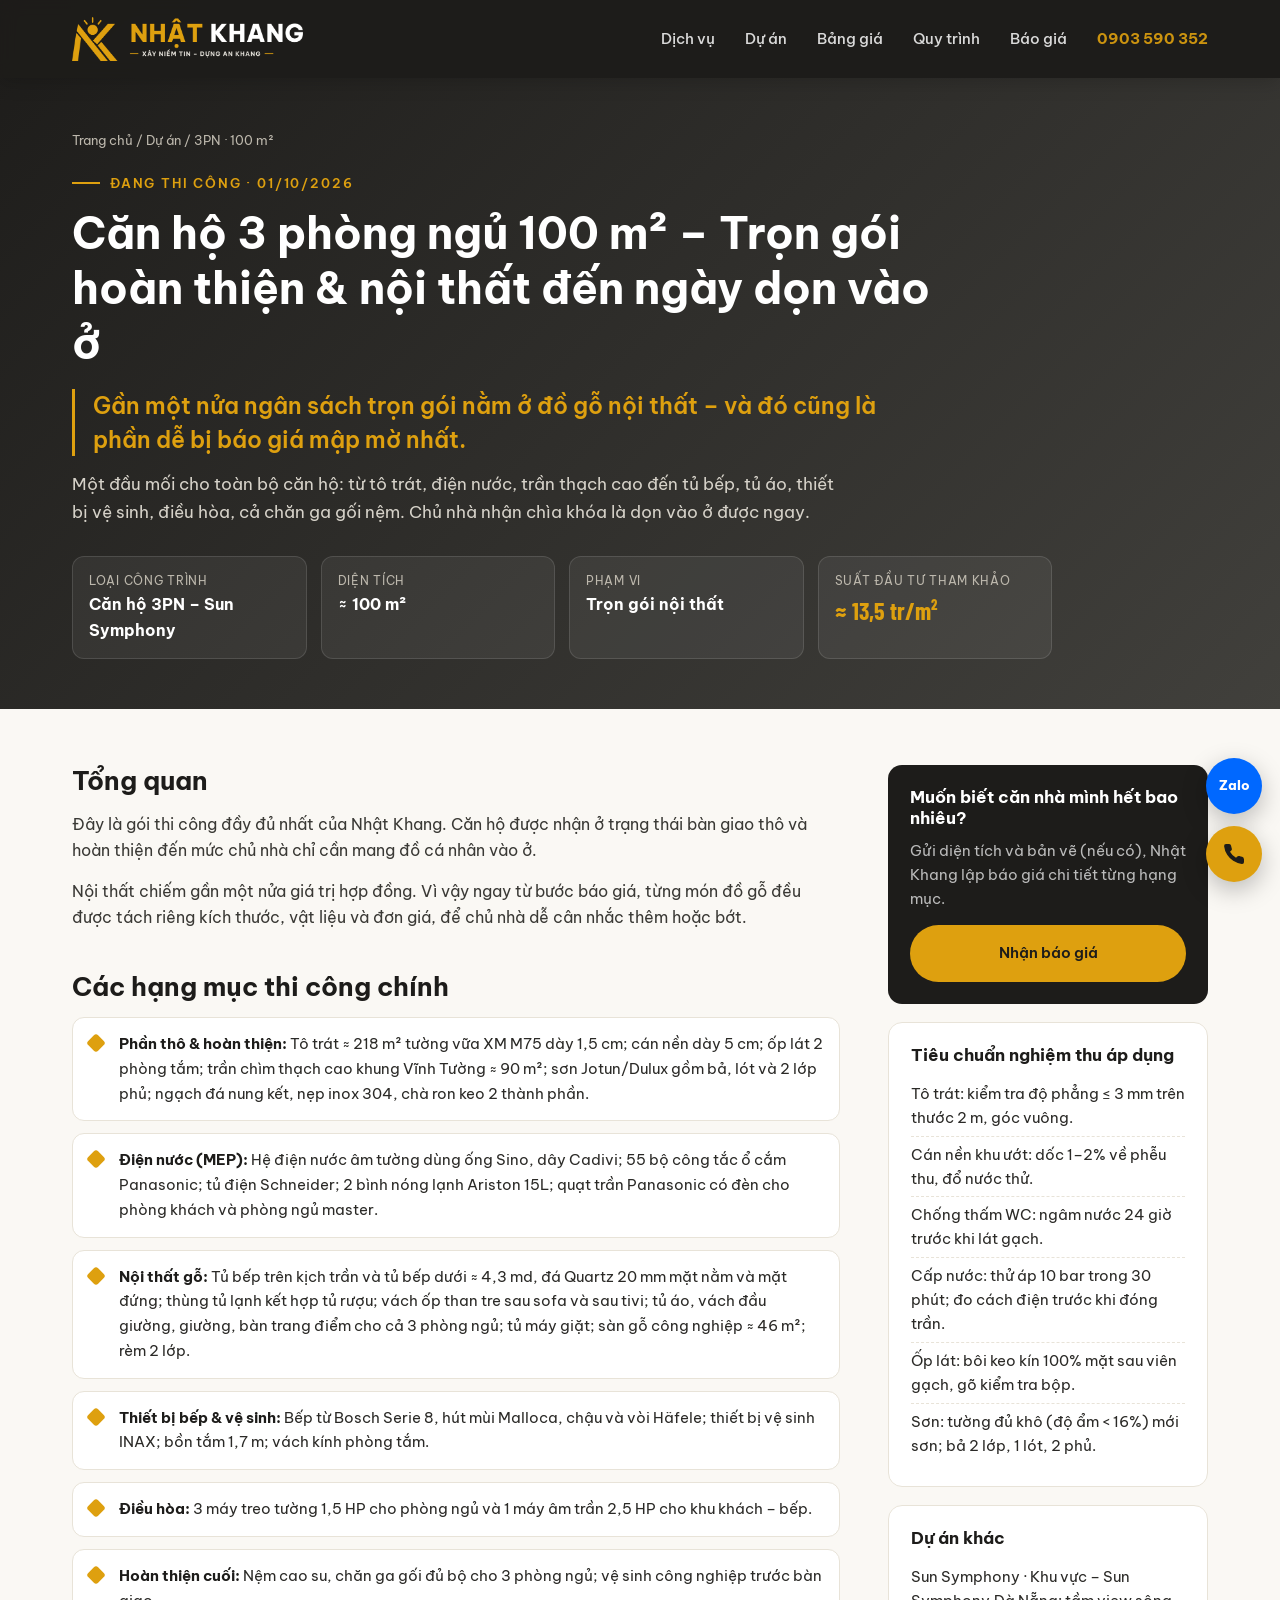
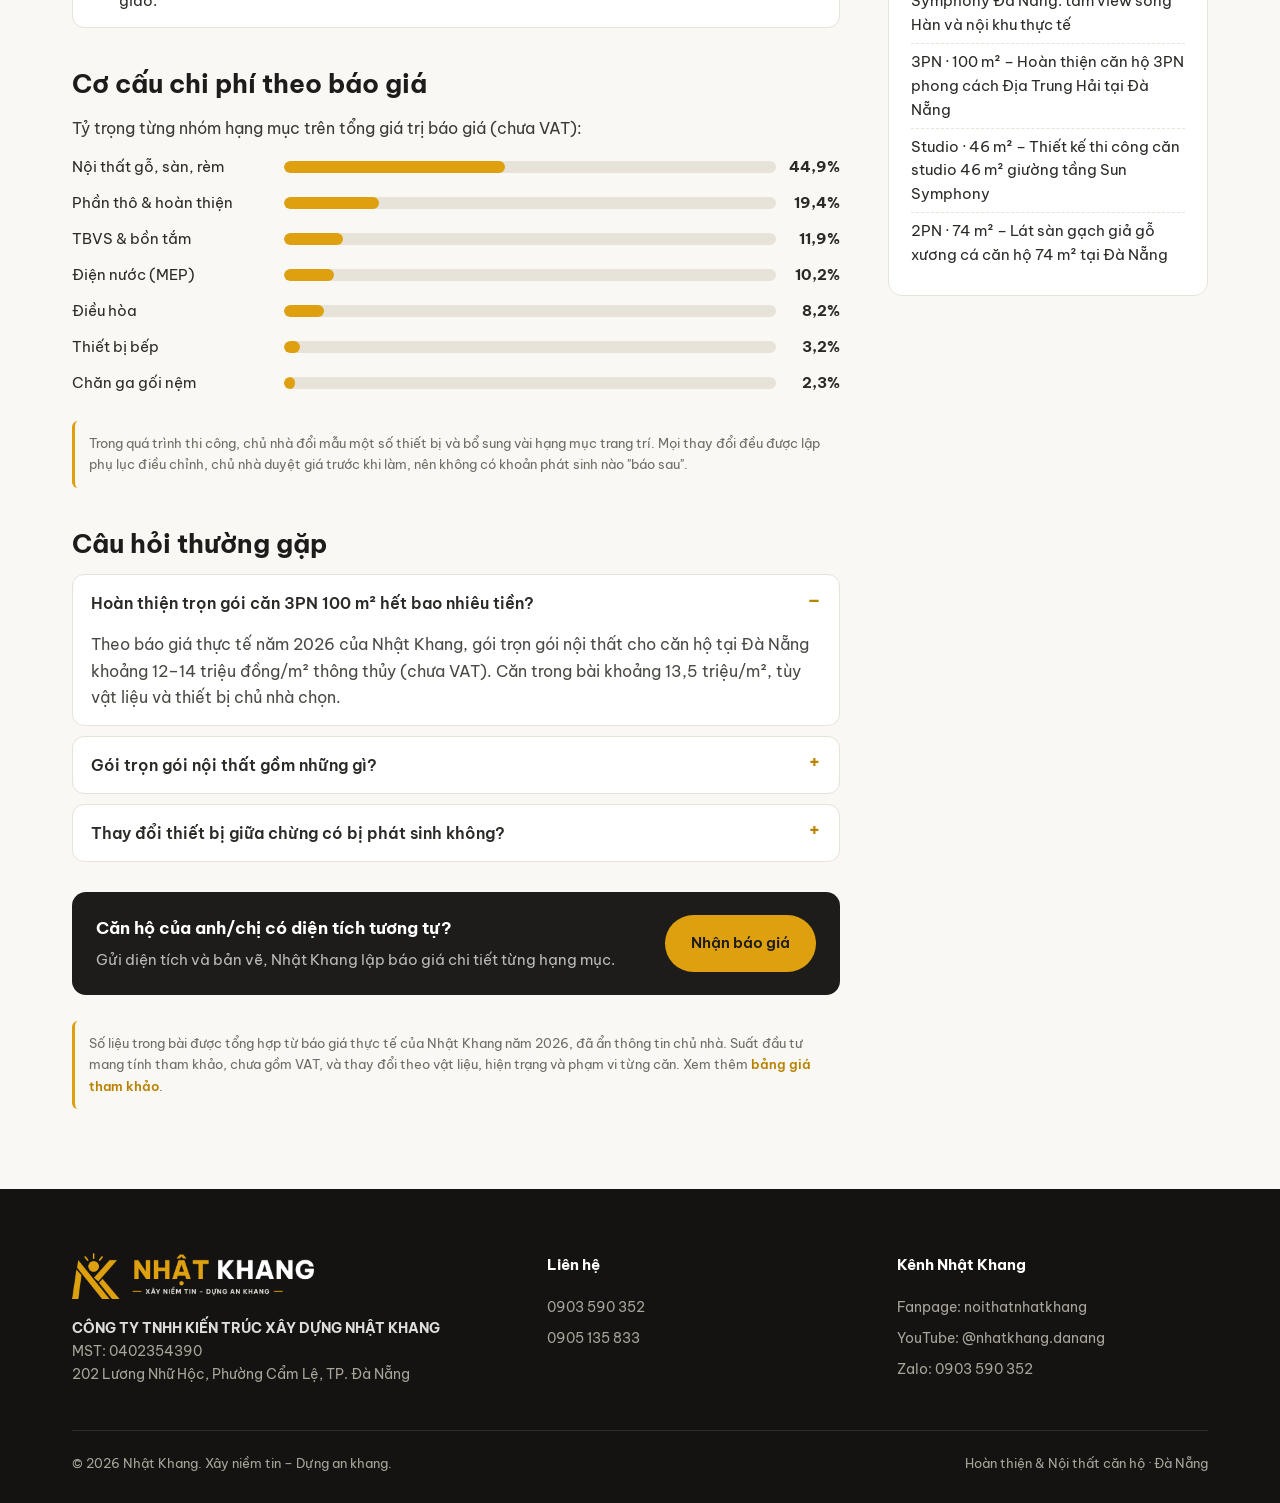
<file: du-an/can-3pn-tron-goi-noi-that.html>
<!DOCTYPE html>
<html lang="vi"><head>
<meta charset="utf-8"><meta name="viewport" content="width=device-width, initial-scale=1">
<title>Hoàn thiện nội thất trọn gói căn 3PN 100 m² Sun Symphony | Nhật Khang</title>
<meta name="description" content="Căn 3PN 100 m² Sun Symphony Đà Nẵng hoàn thiện trọn gói từ thô đến nội thất: hạng mục, vật liệu, cơ cấu chi phí và suất đầu tư ≈ 13,5 triệu/m².">
<meta name="keywords" content="hoàn thiện nội thất trọn gói căn hộ Đà Nẵng">
<link rel="canonical" href="https://lenhatkhangvn-bit.github.io/nhatkhang-website/du-an/can-3pn-tron-goi-noi-that.html">
<meta property="og:type" content="article"><meta property="og:locale" content="vi_VN"><meta property="og:site_name" content="Nhật Khang">
<meta property="og:title" content="Hoàn thiện nội thất trọn gói căn 3PN 100 m² Sun Symphony"><meta property="og:description" content="Căn 3PN 100 m² Sun Symphony Đà Nẵng hoàn thiện trọn gói từ thô đến nội thất: hạng mục, vật liệu, cơ cấu chi phí và suất đầu tư ≈ 13,5 triệu/m².">
<meta property="og:url" content="https://lenhatkhangvn-bit.github.io/nhatkhang-website/du-an/can-3pn-tron-goi-noi-that.html"><meta property="og:image" content="https://lenhatkhangvn-bit.github.io/nhatkhang-website/assets/img/og.jpg">
<meta name="twitter:card" content="summary_large_image">
<link rel="icon" href="../assets/img/favicon.svg" type="image/svg+xml">
<link rel="preconnect" href="https://fonts.googleapis.com"><link rel="preconnect" href="https://fonts.gstatic.com" crossorigin>
<link href="https://fonts.googleapis.com/css2?family=Barlow+Condensed:wght@600;700&family=Be+Vietnam+Pro:wght@300;400;500;600;700;800&display=swap" rel="stylesheet">
<link rel="stylesheet" href="../assets/css/style.css?v=5">
<script type="application/ld+json">{"@context": "https://schema.org", "@type": "Article", "headline": "Hoàn thiện nội thất trọn gói căn 3PN 100 m² Sun Symphony", "description": "Căn 3PN 100 m² Sun Symphony Đà Nẵng hoàn thiện trọn gói từ thô đến nội thất: hạng mục, vật liệu, cơ cấu chi phí và suất đầu tư ≈ 13,5 triệu/m².", "image": ["https://lenhatkhangvn-bit.github.io/nhatkhang-website/assets/img/og.jpg"], "datePublished": "2026-10-01", "dateModified": "2026-10-01", "inLanguage": "vi-VN", "author": {"@id": "https://lenhatkhangvn-bit.github.io/nhatkhang-website/#org"}, "publisher": {"@type": "HomeAndConstructionBusiness", "@id": "https://lenhatkhangvn-bit.github.io/nhatkhang-website/#org", "name": "Công ty TNHH Kiến trúc Xây dựng Nhật Khang", "alternateName": "Nhật Khang", "slogan": "Xây niềm tin – Dựng an khang", "url": "https://lenhatkhangvn-bit.github.io/nhatkhang-website/", "logo": "https://lenhatkhangvn-bit.github.io/nhatkhang-website/assets/img/logo-light.png", "image": "https://lenhatkhangvn-bit.github.io/nhatkhang-website/assets/img/real-b4.jpg", "telephone": ["+84903590352", "+84905135833"], "taxID": "0402354390", "address": {"@type": "PostalAddress", "streetAddress": "202 Lương Nhữ Hộc", "addressLocality": "Phường Cẩm Lệ", "addressRegion": "Đà Nẵng", "addressCountry": "VN"}, "areaServed": {"@type": "City", "name": "Đà Nẵng"}, "sameAs": ["https://www.facebook.com/noithatnhatkhang", "https://www.youtube.com/@nhatkhang.danang"]}, "mainEntityOfPage": "https://lenhatkhangvn-bit.github.io/nhatkhang-website/du-an/can-3pn-tron-goi-noi-that.html", "keywords": "hoàn thiện nội thất trọn gói căn hộ Đà Nẵng"}</script>
<script type="application/ld+json">{"@context": "https://schema.org", "@type": "BreadcrumbList", "itemListElement": [{"@type": "ListItem", "position": 1, "name": "Trang chủ", "item": "https://lenhatkhangvn-bit.github.io/nhatkhang-website/"}, {"@type": "ListItem", "position": 2, "name": "Dự án", "item": "https://lenhatkhangvn-bit.github.io/nhatkhang-website/#du-an"}, {"@type": "ListItem", "position": 3, "name": "3PN · 100 m²", "item": "https://lenhatkhangvn-bit.github.io/nhatkhang-website/du-an/can-3pn-tron-goi-noi-that.html"}]}</script>
<script type="application/ld+json">{"@context": "https://schema.org", "@type": "FAQPage", "mainEntity": [{"@type": "Question", "name": "Hoàn thiện trọn gói căn 3PN 100 m² hết bao nhiêu tiền?", "acceptedAnswer": {"@type": "Answer", "text": "Theo báo giá thực tế năm 2026 của Nhật Khang, gói trọn gói nội thất cho căn hộ tại Đà Nẵng khoảng 12–14 triệu đồng/m² thông thủy (chưa VAT). Căn trong bài khoảng 13,5 triệu/m², tùy vật liệu và thiết bị chủ nhà chọn."}}, {"@type": "Question", "name": "Gói trọn gói nội thất gồm những gì?", "acceptedAnswer": {"@type": "Answer", "text": "Gồm phần thô và hoàn thiện, điện nước âm tường, nội thất gỗ đóng theo kích thước, thiết bị bếp, thiết bị vệ sinh, điều hòa và có thể thêm rèm, chăn ga gối nệm. Chủ nhà nhận chìa khóa là dọn vào ở."}}, {"@type": "Question", "name": "Thay đổi thiết bị giữa chừng có bị phát sinh không?", "acceptedAnswer": {"@type": "Answer", "text": "Mọi thay đổi đều được lập phụ lục điều chỉnh, ghi rõ chênh lệch giá và chủ nhà duyệt trước khi thi công. Không có khoản phát sinh \"báo sau\"."}}]}</script>
</head><body>
<header id="hdr" class="solid fixed-solid">
  <div class="wrap nav">
    <a href="../index.html" class="logo" aria-label="Nhật Khang – trang chủ"><img src="../assets/img/logo-dark.png" alt="Logo Nhật Khang – Xây niềm tin, Dựng an khang" width="180" height="44"></a>
    <nav class="menu" id="menu">
      <a href="../index.html#dich-vu">Dịch vụ</a><a href="../index.html#du-an">Dự án</a><a href="../index.html#bang-gia">Bảng giá</a><a href="../index.html#quy-trinh">Quy trình</a><a href="../index.html#bao-gia">Báo giá</a>
      <a href="tel:0903590352" class="hot">0903 590 352</a>
    </nav>
    <button class="burger" id="burger" aria-label="Mở menu"><svg viewBox="0 0 24 24" fill="none" stroke="currentColor" stroke-width="2"><path d="M3 6h18M3 12h18M3 18h18"/></svg></button>
  </div>
</header>
<main>
<section class="art-hero"><div class="wrap">
  <nav class="crumb" aria-label="breadcrumb"><a href="../index.html">Trang chủ</a> / <a href="../index.html#du-an">Dự án</a> / 3PN · 100 m²</nav>
  <span class="eyebrow">Đang thi công · 01/10/2026</span>
  <h1 style="margin-top:12px">Căn hộ 3 phòng ngủ 100 m² – Trọn gói hoàn thiện &amp; nội thất đến ngày dọn vào ở</h1>
  <p class="hook">Gần một nửa ngân sách trọn gói nằm ở đồ gỗ nội thất – và đó cũng là phần dễ bị báo giá mập mờ nhất.</p>
  <p class="lead">Một đầu mối cho toàn bộ căn hộ: từ tô trát, điện nước, trần thạch cao đến tủ bếp, tủ áo, thiết bị vệ sinh, điều hòa, cả chăn ga gối nệm. Chủ nhà nhận chìa khóa là dọn vào ở được ngay.</p>
  <div class="facts"><div><small>Loại công trình</small><b>Căn hộ 3PN – Sun Symphony</b></div><div><small>Diện tích</small><b>≈ 100 m²</b></div><div><small>Phạm vi</small><b>Trọn gói nội thất</b></div><div><small>Suất đầu tư tham khảo</small><b class=g>≈ 13,5 tr/m²</b></div></div>
</div></section>
<section class="art"><div class="wrap art-grid">
  <article>
    
    <h2>Tổng quan</h2><p>Đây là gói thi công đầy đủ nhất của Nhật Khang. Căn hộ được nhận ở trạng thái bàn giao thô và hoàn thiện đến mức chủ nhà chỉ cần mang đồ cá nhân vào ở.</p><p>Nội thất chiếm gần một nửa giá trị hợp đồng. Vì vậy ngay từ bước báo giá, từng món đồ gỗ đều được tách riêng kích thước, vật liệu và đơn giá, để chủ nhà dễ cân nhắc thêm hoặc bớt.</p>
    <h2>Các hạng mục thi công chính</h2><ul class="hl-list"><li><b>Phần thô &amp; hoàn thiện:</b> Tô trát ≈ 218 m² tường vữa XM M75 dày 1,5 cm; cán nền dày 5 cm; ốp lát 2 phòng tắm; trần chìm thạch cao khung Vĩnh Tường ≈ 90 m²; sơn Jotun/Dulux gồm bả, lót và 2 lớp phủ; ngạch đá nung kết, nẹp inox 304, chà ron keo 2 thành phần.</li><li><b>Điện nước (MEP):</b> Hệ điện nước âm tường dùng ống Sino, dây Cadivi; 55 bộ công tắc ổ cắm Panasonic; tủ điện Schneider; 2 bình nóng lạnh Ariston 15L; quạt trần Panasonic có đèn cho phòng khách và phòng ngủ master.</li><li><b>Nội thất gỗ:</b> Tủ bếp trên kịch trần và tủ bếp dưới ≈ 4,3 md, đá Quartz 20 mm mặt nằm và mặt đứng; thùng tủ lạnh kết hợp tủ rượu; vách ốp than tre sau sofa và sau tivi; tủ áo, vách đầu giường, giường, bàn trang điểm cho cả 3 phòng ngủ; tủ máy giặt; sàn gỗ công nghiệp ≈ 46 m²; rèm 2 lớp.</li><li><b>Thiết bị bếp &amp; vệ sinh:</b> Bếp từ Bosch Serie 8, hút mùi Malloca, chậu và vòi Häfele; thiết bị vệ sinh INAX; bồn tắm 1,7 m; vách kính phòng tắm.</li><li><b>Điều hòa:</b> 3 máy treo tường 1,5 HP cho phòng ngủ và 1 máy âm trần 2,5 HP cho khu khách – bếp.</li><li><b>Hoàn thiện cuối:</b> Nệm cao su, chăn ga gối đủ bộ cho 3 phòng ngủ; vệ sinh công nghiệp trước bàn giao.</li></ul>
    
    <h2>Cơ cấu chi phí theo báo giá</h2><p>Tỷ trọng từng nhóm hạng mục trên tổng giá trị báo giá (chưa VAT):</p><div class="bars"><div class="bar"><span>Nội thất gỗ, sàn, rèm</span><span class="t"><i style="width:44.9%"></i></span><span class="p">44,9%</span></div><div class="bar"><span>Phần thô &amp; hoàn thiện</span><span class="t"><i style="width:19.4%"></i></span><span class="p">19,4%</span></div><div class="bar"><span>TBVS &amp; bồn tắm</span><span class="t"><i style="width:11.9%"></i></span><span class="p">11,9%</span></div><div class="bar"><span>Điện nước (MEP)</span><span class="t"><i style="width:10.2%"></i></span><span class="p">10,2%</span></div><div class="bar"><span>Điều hòa</span><span class="t"><i style="width:8.2%"></i></span><span class="p">8,2%</span></div><div class="bar"><span>Thiết bị bếp</span><span class="t"><i style="width:3.2%"></i></span><span class="p">3,2%</span></div><div class="bar"><span>Chăn ga gối nệm</span><span class="t"><i style="width:2.3%"></i></span><span class="p">2,3%</span></div></div>
    
    <div class="disc">Trong quá trình thi công, chủ nhà đổi mẫu một số thiết bị và bổ sung vài hạng mục trang trí. Mọi thay đổi đều được lập phụ lục điều chỉnh, chủ nhà duyệt giá trước khi làm, nên không có khoản phát sinh nào &quot;báo sau&quot;.</div>
    
    <h2>Câu hỏi thường gặp</h2><div class="faq"><details open><summary>Hoàn thiện trọn gói căn 3PN 100 m² hết bao nhiêu tiền?</summary><p>Theo báo giá thực tế năm 2026 của Nhật Khang, gói trọn gói nội thất cho căn hộ tại Đà Nẵng khoảng 12–14 triệu đồng/m² thông thủy (chưa VAT). Căn trong bài khoảng 13,5 triệu/m², tùy vật liệu và thiết bị chủ nhà chọn.</p></details><details><summary>Gói trọn gói nội thất gồm những gì?</summary><p>Gồm phần thô và hoàn thiện, điện nước âm tường, nội thất gỗ đóng theo kích thước, thiết bị bếp, thiết bị vệ sinh, điều hòa và có thể thêm rèm, chăn ga gối nệm. Chủ nhà nhận chìa khóa là dọn vào ở.</p></details><details><summary>Thay đổi thiết bị giữa chừng có bị phát sinh không?</summary><p>Mọi thay đổi đều được lập phụ lục điều chỉnh, ghi rõ chênh lệch giá và chủ nhà duyệt trước khi thi công. Không có khoản phát sinh &quot;báo sau&quot;.</p></details></div>
    <div class="cta-in"><div><b>Căn hộ của anh/chị có diện tích tương tự?</b><span>Gửi diện tích và bản vẽ, Nhật Khang lập báo giá chi tiết từng hạng mục.</span></div><a class="btn btn-gold" href="../index.html#bao-gia">Nhận báo giá</a></div>
    <div class="disc">Số liệu trong bài được tổng hợp từ báo giá thực tế của Nhật Khang năm 2026, đã ẩn thông tin chủ nhà. Suất đầu tư mang tính tham khảo, chưa gồm VAT, và thay đổi theo vật liệu, hiện trạng và phạm vi từng căn. Xem thêm <a href="../index.html#bang-gia" style="color:#b88200;font-weight:600">bảng giá tham khảo</a>.</div>
  </article>
  <aside class="side">
    <div class="box dark"><h3>Muốn biết căn nhà mình hết bao nhiêu?</h3><p style="color:#bbb">Gửi diện tích và bản vẽ (nếu có), Nhật Khang lập báo giá chi tiết từng hạng mục.</p><a class="btn btn-gold" href="../index.html#bao-gia">Nhận báo giá</a></div>
    <div class="box"><h3>Tiêu chuẩn nghiệm thu áp dụng</h3><ul><li>Tô trát: kiểm tra độ phẳng ≤ 3 mm trên thước 2 m, góc vuông.</li><li>Cán nền khu ướt: dốc 1–2% về phễu thu, đổ nước thử.</li><li>Chống thấm WC: ngâm nước 24 giờ trước khi lát gạch.</li><li>Cấp nước: thử áp 10 bar trong 30 phút; đo cách điện trước khi đóng trần.</li><li>Ốp lát: bôi keo kín 100% mặt sau viên gạch, gõ kiểm tra bộp.</li><li>Sơn: tường đủ khô (độ ẩm &lt; 16%) mới sơn; bả 2 lớp, 1 lót, 2 phủ.</li></ul></div>
    <div class="box"><h3>Dự án khác</h3><ul><li><a href="sun-symphony-da-nang-view-song-han.html">Sun Symphony · Khu vực – Sun Symphony Đà Nẵng: tầm view sông Hàn và nội khu thực tế</a></li><li><a href="can-3pn-dia-trung-hai.html">3PN · 100 m² – Hoàn thiện căn hộ 3PN phong cách Địa Trung Hải tại Đà Nẵng</a></li><li><a href="studio-46m2-giuong-tang.html">Studio · 46 m² – Thiết kế thi công căn studio 46 m² giường tầng Sun Symphony</a></li><li><a href="can-74m2-san-xuong-ca.html">2PN · 74 m² – Lát sàn gạch giả gỗ xương cá căn hộ 74 m² tại Đà Nẵng</a></li></ul></div>
  </aside>
</div></section>
</main>
<footer>
  <div class="wrap">
    <div class="fgrid">
      <div><img src="../assets/img/logo-dark.png" alt="Nhật Khang" loading="lazy"><p><b style="color:#ddd">CÔNG TY TNHH KIẾN TRÚC XÂY DỰNG NHẬT KHANG</b><br>MST: 0402354390<br>202 Lương Nhữ Hộc, Phường Cẩm Lệ, TP. Đà Nẵng</p></div>
      <div><h4>Liên hệ</h4><ul><li><a href="tel:0903590352">0903 590 352</a></li><li><a href="tel:0905135833">0905 135 833</a></li></ul></div>
      <div><h4>Kênh Nhật Khang</h4><ul><li><a href="https://www.facebook.com/noithatnhatkhang" target="_blank" rel="noopener">Fanpage: noithatnhatkhang</a></li><li><a href="https://www.youtube.com/@nhatkhang.danang" target="_blank" rel="noopener">YouTube: @nhatkhang.danang</a></li><li><a href="https://zalo.me/0903590352" target="_blank" rel="noopener">Zalo: 0903 590 352</a></li></ul></div>
    </div>
    <div class="legal"><span>© <span id="yr">2026</span> Nhật Khang. Xây niềm tin – Dựng an khang.</span><span>Hoàn thiện & Nội thất căn hộ · Đà Nẵng</span></div>
  </div>
</footer>
<div class="float"><a class="zalo" href="https://zalo.me/0903590352" target="_blank" rel="noopener" aria-label="Chat Zalo">Zalo</a><a class="call" href="tel:0903590352" aria-label="Gọi hotline"><svg viewBox="0 0 24 24" fill="currentColor"><path d="M22 16.9v3a2 2 0 0 1-2.2 2 19.8 19.8 0 0 1-8.6-3.1 19.5 19.5 0 0 1-6-6A19.8 19.8 0 0 1 2.1 4.2 2 2 0 0 1 4.1 2h3a2 2 0 0 1 2 1.7c.1.9.4 1.8.7 2.7a2 2 0 0 1-.5 2.1L8 9.8a16 16 0 0 0 6 6l1.3-1.3a2 2 0 0 1 2.1-.4c.9.3 1.8.6 2.7.7a2 2 0 0 1 1.7 2z"/></svg></a></div>
<div class="lb" id="lb"><button class="x" aria-label="Đóng">×</button><button class="pv" aria-label="Ảnh trước">‹</button><img alt=""><button class="nx" aria-label="Ảnh sau">›</button><div class="lbc"></div></div>
<script src="../assets/js/main.js?v=5"></script>
</body></html>
</file>
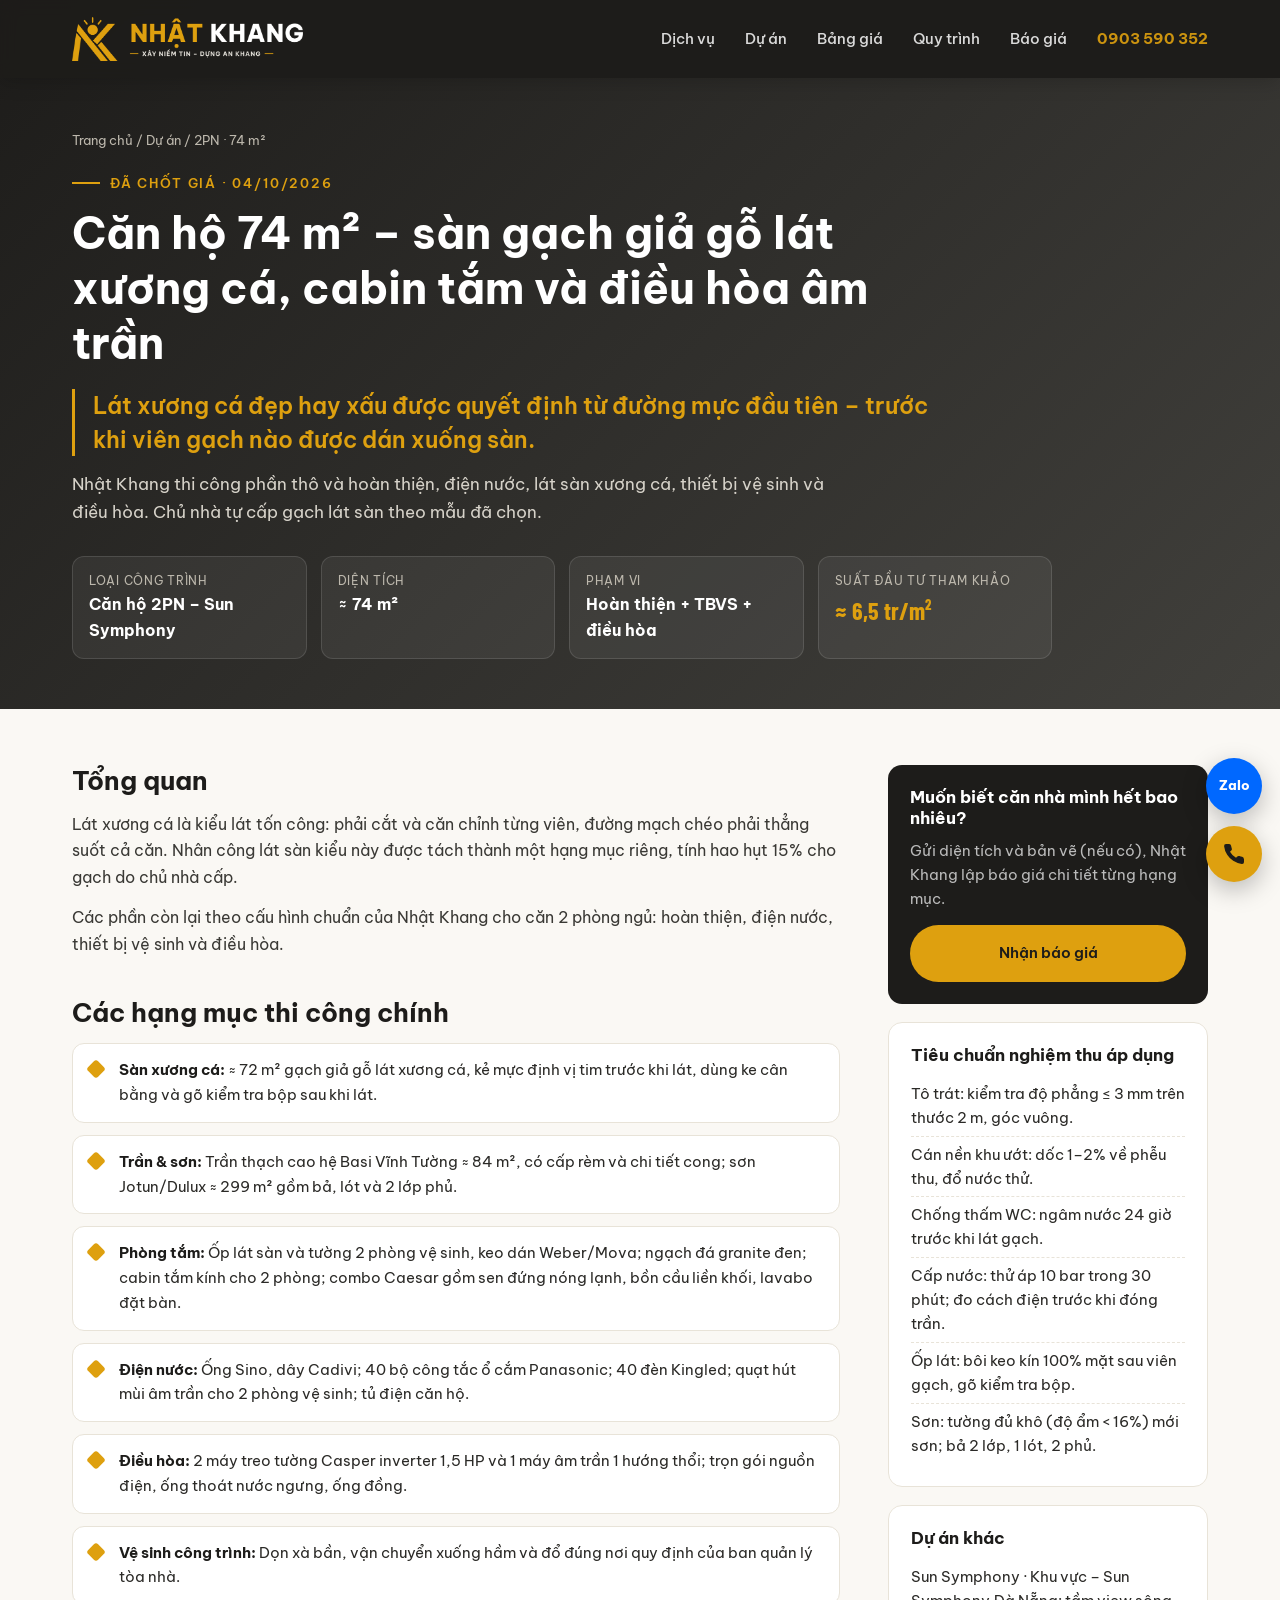
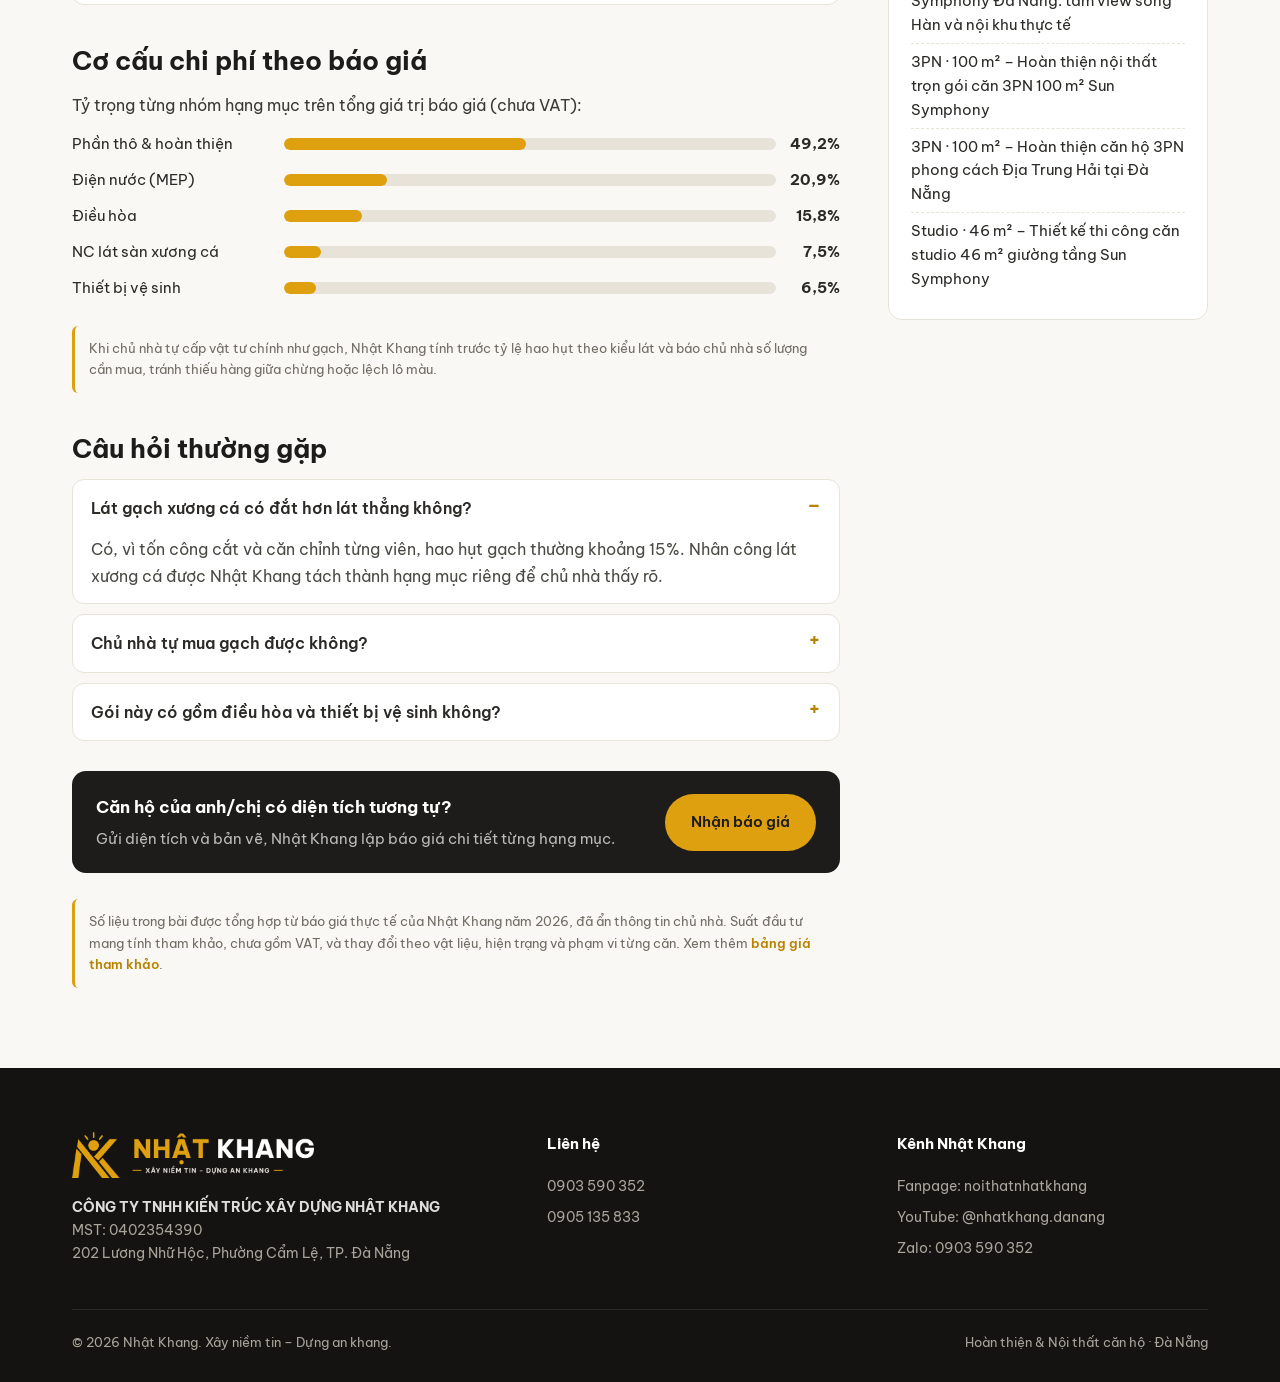
<file: du-an/can-74m2-san-xuong-ca.html>
<!DOCTYPE html>
<html lang="vi"><head>
<meta charset="utf-8"><meta name="viewport" content="width=device-width, initial-scale=1">
<title>Lát sàn gạch giả gỗ xương cá căn hộ 74 m² tại Đà Nẵng | Nhật Khang</title>
<meta name="description" content="Căn hộ 74 m² lát sàn gạch giả gỗ xương cá, trần cong cấp rèm, cabin tắm, thiết bị vệ sinh Caesar và điều hòa âm trần. Suất đầu tư ≈ 6,5 triệu/m².">
<meta name="keywords" content="lát sàn gạch giả gỗ xương cá căn hộ">
<link rel="canonical" href="https://lenhatkhangvn-bit.github.io/nhatkhang-website/du-an/can-74m2-san-xuong-ca.html">
<meta property="og:type" content="article"><meta property="og:locale" content="vi_VN"><meta property="og:site_name" content="Nhật Khang">
<meta property="og:title" content="Lát sàn gạch giả gỗ xương cá căn hộ 74 m² tại Đà Nẵng"><meta property="og:description" content="Căn hộ 74 m² lát sàn gạch giả gỗ xương cá, trần cong cấp rèm, cabin tắm, thiết bị vệ sinh Caesar và điều hòa âm trần. Suất đầu tư ≈ 6,5 triệu/m².">
<meta property="og:url" content="https://lenhatkhangvn-bit.github.io/nhatkhang-website/du-an/can-74m2-san-xuong-ca.html"><meta property="og:image" content="https://lenhatkhangvn-bit.github.io/nhatkhang-website/assets/img/og.jpg">
<meta name="twitter:card" content="summary_large_image">
<link rel="icon" href="../assets/img/favicon.svg" type="image/svg+xml">
<link rel="preconnect" href="https://fonts.googleapis.com"><link rel="preconnect" href="https://fonts.gstatic.com" crossorigin>
<link href="https://fonts.googleapis.com/css2?family=Barlow+Condensed:wght@600;700&family=Be+Vietnam+Pro:wght@300;400;500;600;700;800&display=swap" rel="stylesheet">
<link rel="stylesheet" href="../assets/css/style.css?v=5">
<script type="application/ld+json">{"@context": "https://schema.org", "@type": "Article", "headline": "Lát sàn gạch giả gỗ xương cá căn hộ 74 m² tại Đà Nẵng", "description": "Căn hộ 74 m² lát sàn gạch giả gỗ xương cá, trần cong cấp rèm, cabin tắm, thiết bị vệ sinh Caesar và điều hòa âm trần. Suất đầu tư ≈ 6,5 triệu/m².", "image": ["https://lenhatkhangvn-bit.github.io/nhatkhang-website/assets/img/og.jpg"], "datePublished": "2026-10-04", "dateModified": "2026-10-04", "inLanguage": "vi-VN", "author": {"@id": "https://lenhatkhangvn-bit.github.io/nhatkhang-website/#org"}, "publisher": {"@type": "HomeAndConstructionBusiness", "@id": "https://lenhatkhangvn-bit.github.io/nhatkhang-website/#org", "name": "Công ty TNHH Kiến trúc Xây dựng Nhật Khang", "alternateName": "Nhật Khang", "slogan": "Xây niềm tin – Dựng an khang", "url": "https://lenhatkhangvn-bit.github.io/nhatkhang-website/", "logo": "https://lenhatkhangvn-bit.github.io/nhatkhang-website/assets/img/logo-light.png", "image": "https://lenhatkhangvn-bit.github.io/nhatkhang-website/assets/img/real-b4.jpg", "telephone": ["+84903590352", "+84905135833"], "taxID": "0402354390", "address": {"@type": "PostalAddress", "streetAddress": "202 Lương Nhữ Hộc", "addressLocality": "Phường Cẩm Lệ", "addressRegion": "Đà Nẵng", "addressCountry": "VN"}, "areaServed": {"@type": "City", "name": "Đà Nẵng"}, "sameAs": ["https://www.facebook.com/noithatnhatkhang", "https://www.youtube.com/@nhatkhang.danang"]}, "mainEntityOfPage": "https://lenhatkhangvn-bit.github.io/nhatkhang-website/du-an/can-74m2-san-xuong-ca.html", "keywords": "lát sàn gạch giả gỗ xương cá căn hộ"}</script>
<script type="application/ld+json">{"@context": "https://schema.org", "@type": "BreadcrumbList", "itemListElement": [{"@type": "ListItem", "position": 1, "name": "Trang chủ", "item": "https://lenhatkhangvn-bit.github.io/nhatkhang-website/"}, {"@type": "ListItem", "position": 2, "name": "Dự án", "item": "https://lenhatkhangvn-bit.github.io/nhatkhang-website/#du-an"}, {"@type": "ListItem", "position": 3, "name": "2PN · 74 m²", "item": "https://lenhatkhangvn-bit.github.io/nhatkhang-website/du-an/can-74m2-san-xuong-ca.html"}]}</script>
<script type="application/ld+json">{"@context": "https://schema.org", "@type": "FAQPage", "mainEntity": [{"@type": "Question", "name": "Lát gạch xương cá có đắt hơn lát thẳng không?", "acceptedAnswer": {"@type": "Answer", "text": "Có, vì tốn công cắt và căn chỉnh từng viên, hao hụt gạch thường khoảng 15%. Nhân công lát xương cá được Nhật Khang tách thành hạng mục riêng để chủ nhà thấy rõ."}}, {"@type": "Question", "name": "Chủ nhà tự mua gạch được không?", "acceptedAnswer": {"@type": "Answer", "text": "Được. Nhật Khang tính trước tỷ lệ hao hụt theo kiểu lát và báo số lượng cần mua để tránh thiếu hàng giữa chừng hoặc lệch lô màu."}}, {"@type": "Question", "name": "Gói này có gồm điều hòa và thiết bị vệ sinh không?", "acceptedAnswer": {"@type": "Answer", "text": "Có: 2 máy treo tường, 1 máy âm trần, combo thiết bị vệ sinh Caesar cho 2 phòng tắm và cabin tắm kính."}}]}</script>
</head><body>
<header id="hdr" class="solid fixed-solid">
  <div class="wrap nav">
    <a href="../index.html" class="logo" aria-label="Nhật Khang – trang chủ"><img src="../assets/img/logo-dark.png" alt="Logo Nhật Khang – Xây niềm tin, Dựng an khang" width="180" height="44"></a>
    <nav class="menu" id="menu">
      <a href="../index.html#dich-vu">Dịch vụ</a><a href="../index.html#du-an">Dự án</a><a href="../index.html#bang-gia">Bảng giá</a><a href="../index.html#quy-trinh">Quy trình</a><a href="../index.html#bao-gia">Báo giá</a>
      <a href="tel:0903590352" class="hot">0903 590 352</a>
    </nav>
    <button class="burger" id="burger" aria-label="Mở menu"><svg viewBox="0 0 24 24" fill="none" stroke="currentColor" stroke-width="2"><path d="M3 6h18M3 12h18M3 18h18"/></svg></button>
  </div>
</header>
<main>
<section class="art-hero"><div class="wrap">
  <nav class="crumb" aria-label="breadcrumb"><a href="../index.html">Trang chủ</a> / <a href="../index.html#du-an">Dự án</a> / 2PN · 74 m²</nav>
  <span class="eyebrow">Đã chốt giá · 04/10/2026</span>
  <h1 style="margin-top:12px">Căn hộ 74 m² – sàn gạch giả gỗ lát xương cá, cabin tắm và điều hòa âm trần</h1>
  <p class="hook">Lát xương cá đẹp hay xấu được quyết định từ đường mực đầu tiên – trước khi viên gạch nào được dán xuống sàn.</p>
  <p class="lead">Nhật Khang thi công phần thô và hoàn thiện, điện nước, lát sàn xương cá, thiết bị vệ sinh và điều hòa. Chủ nhà tự cấp gạch lát sàn theo mẫu đã chọn.</p>
  <div class="facts"><div><small>Loại công trình</small><b>Căn hộ 2PN – Sun Symphony</b></div><div><small>Diện tích</small><b>≈ 74 m²</b></div><div><small>Phạm vi</small><b>Hoàn thiện + TBVS + điều hòa</b></div><div><small>Suất đầu tư tham khảo</small><b class=g>≈ 6,5 tr/m²</b></div></div>
</div></section>
<section class="art"><div class="wrap art-grid">
  <article>
    
    <h2>Tổng quan</h2><p>Lát xương cá là kiểu lát tốn công: phải cắt và căn chỉnh từng viên, đường mạch chéo phải thẳng suốt cả căn. Nhân công lát sàn kiểu này được tách thành một hạng mục riêng, tính hao hụt 15% cho gạch do chủ nhà cấp.</p><p>Các phần còn lại theo cấu hình chuẩn của Nhật Khang cho căn 2 phòng ngủ: hoàn thiện, điện nước, thiết bị vệ sinh và điều hòa.</p>
    <h2>Các hạng mục thi công chính</h2><ul class="hl-list"><li><b>Sàn xương cá:</b> ≈ 72 m² gạch giả gỗ lát xương cá, kẻ mực định vị tim trước khi lát, dùng ke cân bằng và gõ kiểm tra bộp sau khi lát.</li><li><b>Trần &amp; sơn:</b> Trần thạch cao hệ Basi Vĩnh Tường ≈ 84 m², có cấp rèm và chi tiết cong; sơn Jotun/Dulux ≈ 299 m² gồm bả, lót và 2 lớp phủ.</li><li><b>Phòng tắm:</b> Ốp lát sàn và tường 2 phòng vệ sinh, keo dán Weber/Mova; ngạch đá granite đen; cabin tắm kính cho 2 phòng; combo Caesar gồm sen đứng nóng lạnh, bồn cầu liền khối, lavabo đặt bàn.</li><li><b>Điện nước:</b> Ống Sino, dây Cadivi; 40 bộ công tắc ổ cắm Panasonic; 40 đèn Kingled; quạt hút mùi âm trần cho 2 phòng vệ sinh; tủ điện căn hộ.</li><li><b>Điều hòa:</b> 2 máy treo tường Casper inverter 1,5 HP và 1 máy âm trần 1 hướng thổi; trọn gói nguồn điện, ống thoát nước ngưng, ống đồng.</li><li><b>Vệ sinh công trình:</b> Dọn xà bần, vận chuyển xuống hầm và đổ đúng nơi quy định của ban quản lý tòa nhà.</li></ul>
    
    <h2>Cơ cấu chi phí theo báo giá</h2><p>Tỷ trọng từng nhóm hạng mục trên tổng giá trị báo giá (chưa VAT):</p><div class="bars"><div class="bar"><span>Phần thô &amp; hoàn thiện</span><span class="t"><i style="width:49.2%"></i></span><span class="p">49,2%</span></div><div class="bar"><span>Điện nước (MEP)</span><span class="t"><i style="width:20.9%"></i></span><span class="p">20,9%</span></div><div class="bar"><span>Điều hòa</span><span class="t"><i style="width:15.8%"></i></span><span class="p">15,8%</span></div><div class="bar"><span>NC lát sàn xương cá</span><span class="t"><i style="width:7.5%"></i></span><span class="p">7,5%</span></div><div class="bar"><span>Thiết bị vệ sinh</span><span class="t"><i style="width:6.5%"></i></span><span class="p">6,5%</span></div></div>
    
    <div class="disc">Khi chủ nhà tự cấp vật tư chính như gạch, Nhật Khang tính trước tỷ lệ hao hụt theo kiểu lát và báo chủ nhà số lượng cần mua, tránh thiếu hàng giữa chừng hoặc lệch lô màu.</div>
    
    <h2>Câu hỏi thường gặp</h2><div class="faq"><details open><summary>Lát gạch xương cá có đắt hơn lát thẳng không?</summary><p>Có, vì tốn công cắt và căn chỉnh từng viên, hao hụt gạch thường khoảng 15%. Nhân công lát xương cá được Nhật Khang tách thành hạng mục riêng để chủ nhà thấy rõ.</p></details><details><summary>Chủ nhà tự mua gạch được không?</summary><p>Được. Nhật Khang tính trước tỷ lệ hao hụt theo kiểu lát và báo số lượng cần mua để tránh thiếu hàng giữa chừng hoặc lệch lô màu.</p></details><details><summary>Gói này có gồm điều hòa và thiết bị vệ sinh không?</summary><p>Có: 2 máy treo tường, 1 máy âm trần, combo thiết bị vệ sinh Caesar cho 2 phòng tắm và cabin tắm kính.</p></details></div>
    <div class="cta-in"><div><b>Căn hộ của anh/chị có diện tích tương tự?</b><span>Gửi diện tích và bản vẽ, Nhật Khang lập báo giá chi tiết từng hạng mục.</span></div><a class="btn btn-gold" href="../index.html#bao-gia">Nhận báo giá</a></div>
    <div class="disc">Số liệu trong bài được tổng hợp từ báo giá thực tế của Nhật Khang năm 2026, đã ẩn thông tin chủ nhà. Suất đầu tư mang tính tham khảo, chưa gồm VAT, và thay đổi theo vật liệu, hiện trạng và phạm vi từng căn. Xem thêm <a href="../index.html#bang-gia" style="color:#b88200;font-weight:600">bảng giá tham khảo</a>.</div>
  </article>
  <aside class="side">
    <div class="box dark"><h3>Muốn biết căn nhà mình hết bao nhiêu?</h3><p style="color:#bbb">Gửi diện tích và bản vẽ (nếu có), Nhật Khang lập báo giá chi tiết từng hạng mục.</p><a class="btn btn-gold" href="../index.html#bao-gia">Nhận báo giá</a></div>
    <div class="box"><h3>Tiêu chuẩn nghiệm thu áp dụng</h3><ul><li>Tô trát: kiểm tra độ phẳng ≤ 3 mm trên thước 2 m, góc vuông.</li><li>Cán nền khu ướt: dốc 1–2% về phễu thu, đổ nước thử.</li><li>Chống thấm WC: ngâm nước 24 giờ trước khi lát gạch.</li><li>Cấp nước: thử áp 10 bar trong 30 phút; đo cách điện trước khi đóng trần.</li><li>Ốp lát: bôi keo kín 100% mặt sau viên gạch, gõ kiểm tra bộp.</li><li>Sơn: tường đủ khô (độ ẩm &lt; 16%) mới sơn; bả 2 lớp, 1 lót, 2 phủ.</li></ul></div>
    <div class="box"><h3>Dự án khác</h3><ul><li><a href="sun-symphony-da-nang-view-song-han.html">Sun Symphony · Khu vực – Sun Symphony Đà Nẵng: tầm view sông Hàn và nội khu thực tế</a></li><li><a href="can-3pn-tron-goi-noi-that.html">3PN · 100 m² – Hoàn thiện nội thất trọn gói căn 3PN 100 m² Sun Symphony</a></li><li><a href="can-3pn-dia-trung-hai.html">3PN · 100 m² – Hoàn thiện căn hộ 3PN phong cách Địa Trung Hải tại Đà Nẵng</a></li><li><a href="studio-46m2-giuong-tang.html">Studio · 46 m² – Thiết kế thi công căn studio 46 m² giường tầng Sun Symphony</a></li></ul></div>
  </aside>
</div></section>
</main>
<footer>
  <div class="wrap">
    <div class="fgrid">
      <div><img src="../assets/img/logo-dark.png" alt="Nhật Khang" loading="lazy"><p><b style="color:#ddd">CÔNG TY TNHH KIẾN TRÚC XÂY DỰNG NHẬT KHANG</b><br>MST: 0402354390<br>202 Lương Nhữ Hộc, Phường Cẩm Lệ, TP. Đà Nẵng</p></div>
      <div><h4>Liên hệ</h4><ul><li><a href="tel:0903590352">0903 590 352</a></li><li><a href="tel:0905135833">0905 135 833</a></li></ul></div>
      <div><h4>Kênh Nhật Khang</h4><ul><li><a href="https://www.facebook.com/noithatnhatkhang" target="_blank" rel="noopener">Fanpage: noithatnhatkhang</a></li><li><a href="https://www.youtube.com/@nhatkhang.danang" target="_blank" rel="noopener">YouTube: @nhatkhang.danang</a></li><li><a href="https://zalo.me/0903590352" target="_blank" rel="noopener">Zalo: 0903 590 352</a></li></ul></div>
    </div>
    <div class="legal"><span>© <span id="yr">2026</span> Nhật Khang. Xây niềm tin – Dựng an khang.</span><span>Hoàn thiện & Nội thất căn hộ · Đà Nẵng</span></div>
  </div>
</footer>
<div class="float"><a class="zalo" href="https://zalo.me/0903590352" target="_blank" rel="noopener" aria-label="Chat Zalo">Zalo</a><a class="call" href="tel:0903590352" aria-label="Gọi hotline"><svg viewBox="0 0 24 24" fill="currentColor"><path d="M22 16.9v3a2 2 0 0 1-2.2 2 19.8 19.8 0 0 1-8.6-3.1 19.5 19.5 0 0 1-6-6A19.8 19.8 0 0 1 2.1 4.2 2 2 0 0 1 4.1 2h3a2 2 0 0 1 2 1.7c.1.9.4 1.8.7 2.7a2 2 0 0 1-.5 2.1L8 9.8a16 16 0 0 0 6 6l1.3-1.3a2 2 0 0 1 2.1-.4c.9.3 1.8.6 2.7.7a2 2 0 0 1 1.7 2z"/></svg></a></div>
<div class="lb" id="lb"><button class="x" aria-label="Đóng">×</button><button class="pv" aria-label="Ảnh trước">‹</button><img alt=""><button class="nx" aria-label="Ảnh sau">›</button><div class="lbc"></div></div>
<script src="../assets/js/main.js?v=5"></script>
</body></html>
</file>
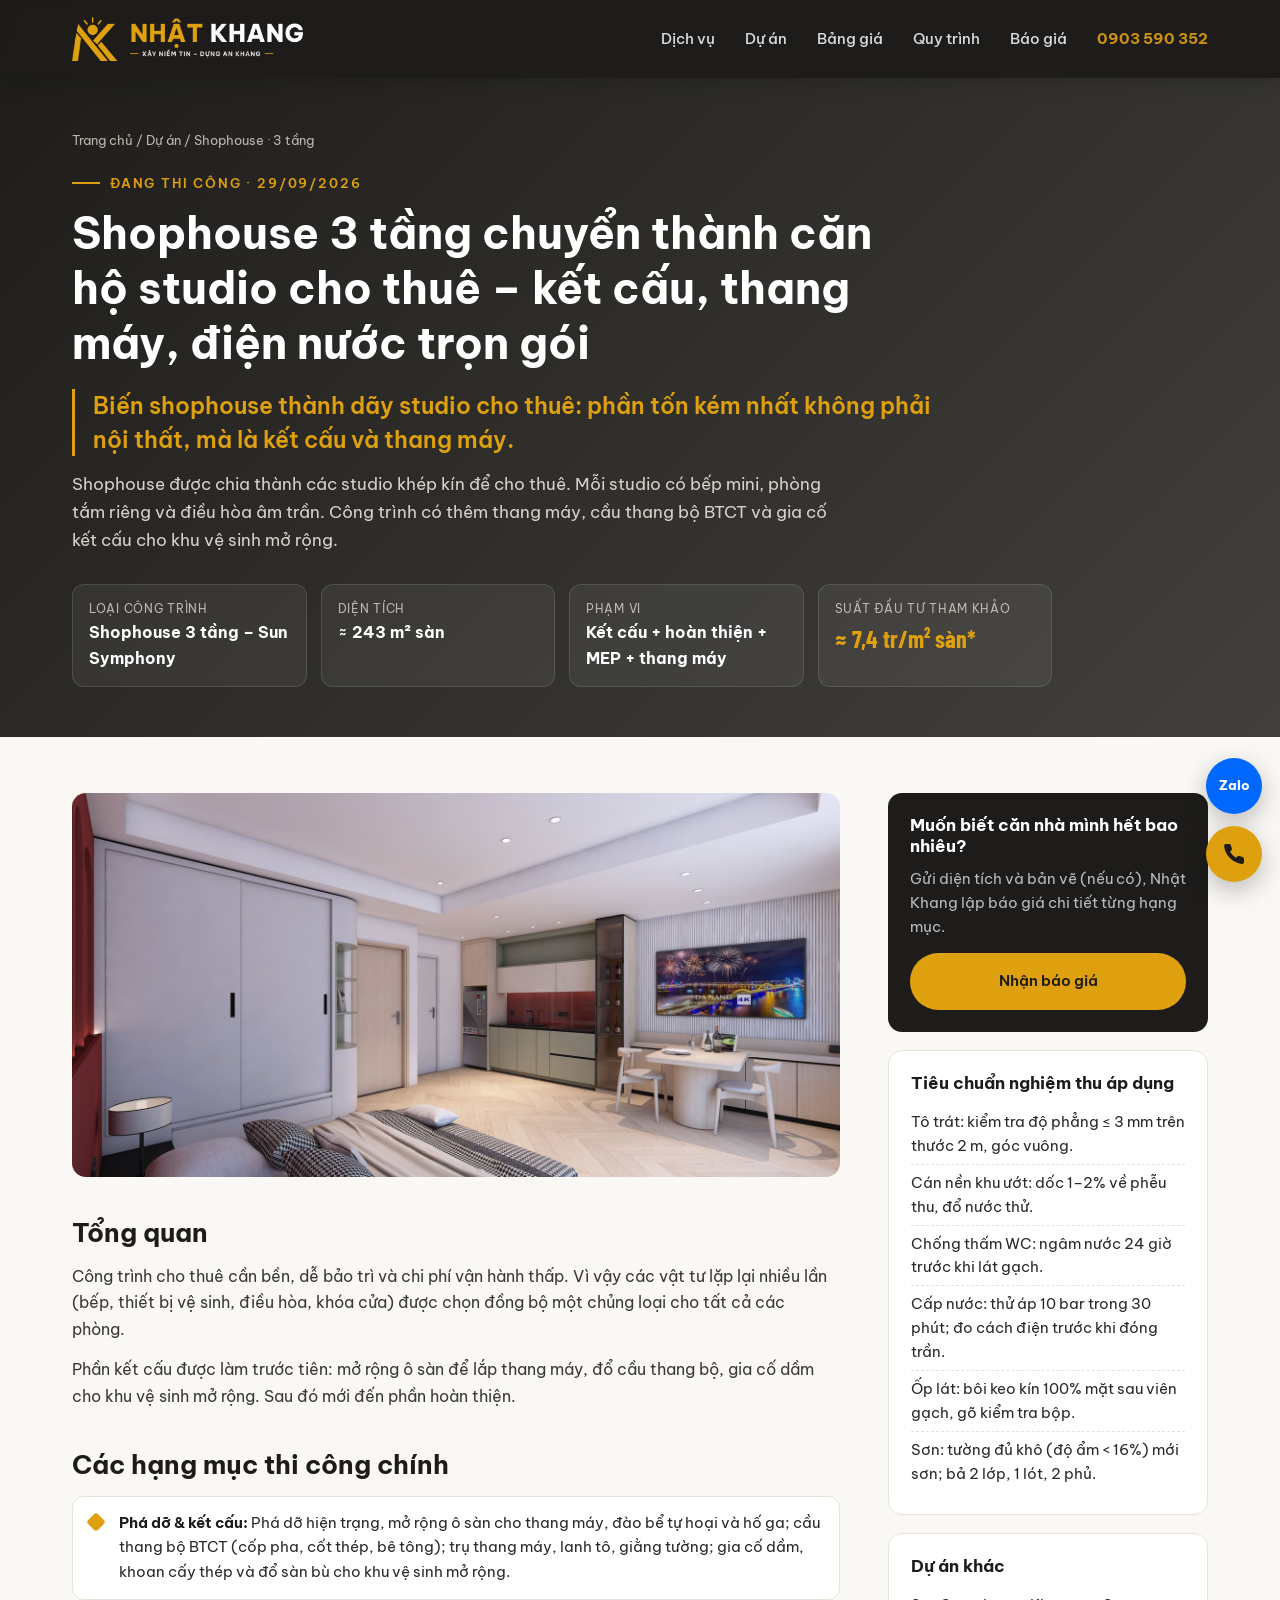
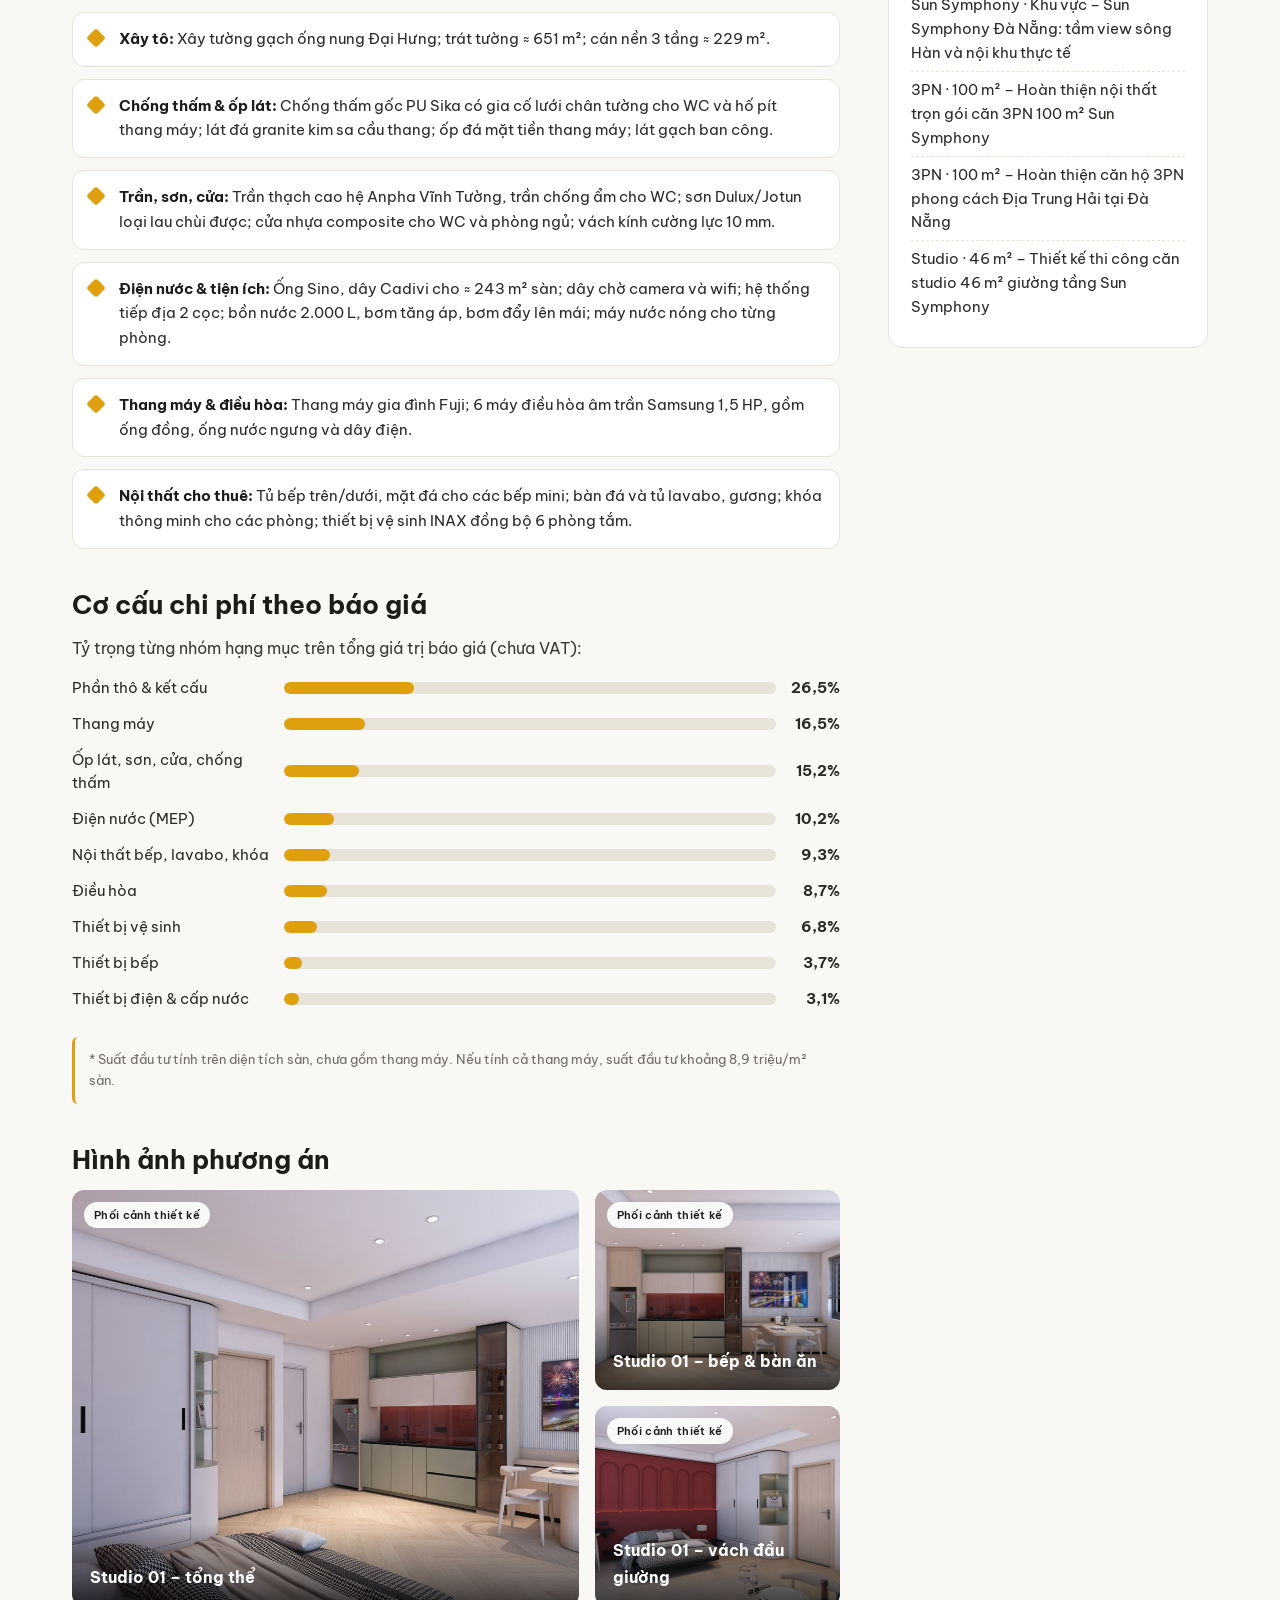
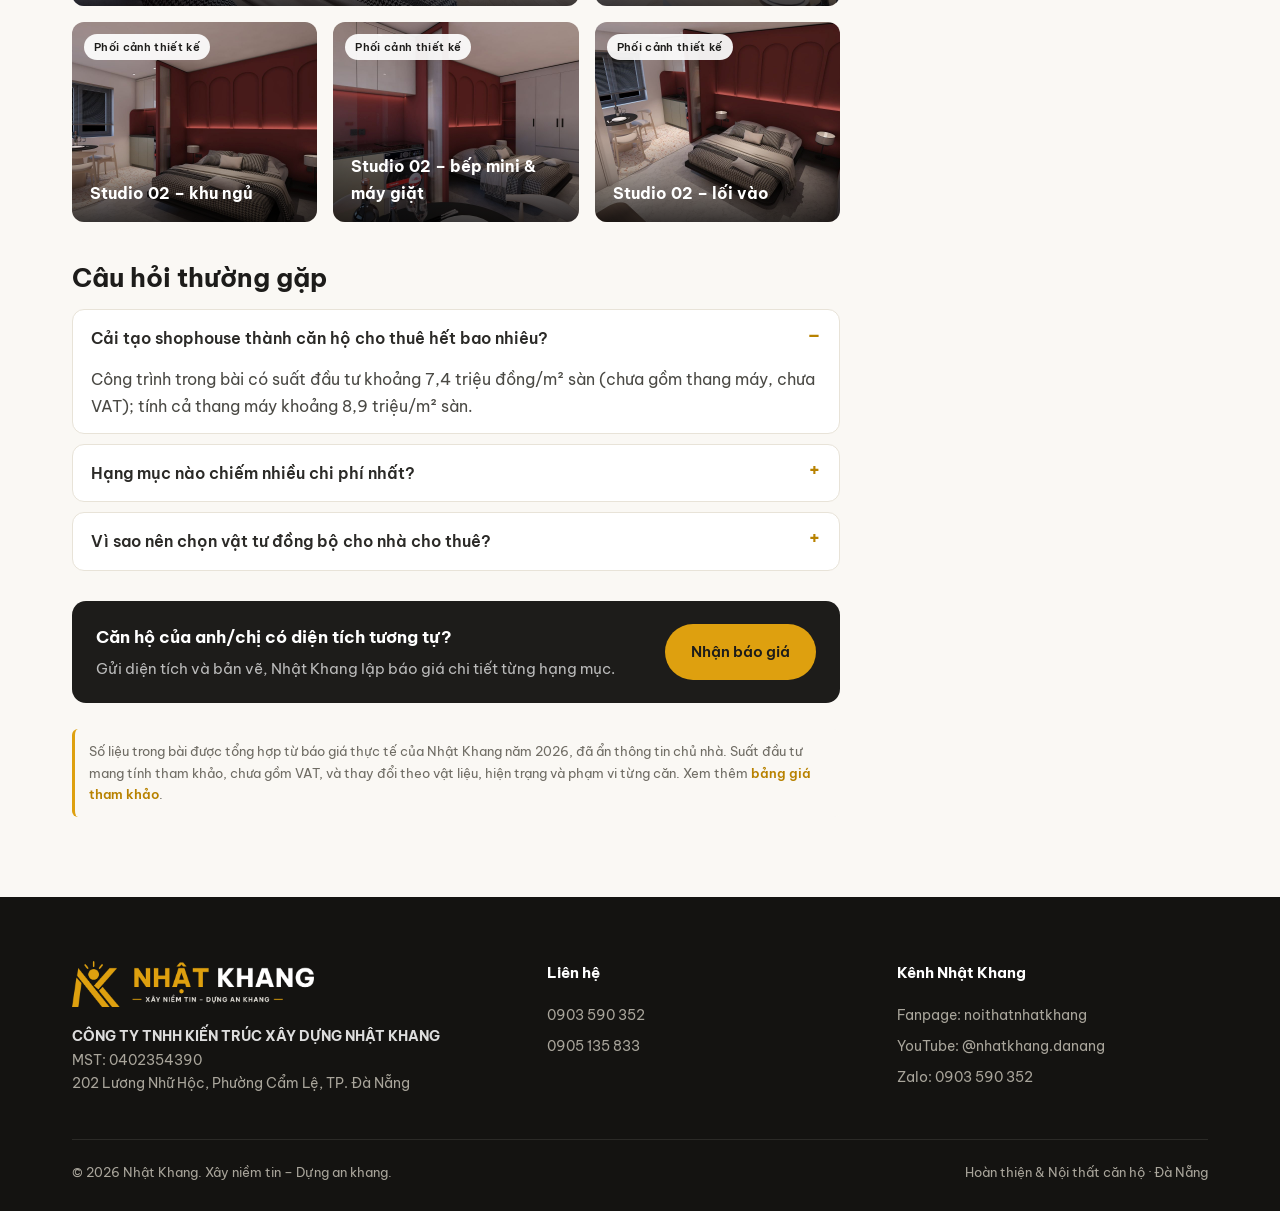
<file: du-an/shophouse-3-tang-studio-cho-thue.html>
<!DOCTYPE html>
<html lang="vi"><head>
<meta charset="utf-8"><meta name="viewport" content="width=device-width, initial-scale=1">
<title>Cải tạo shophouse 3 tầng thành studio cho thuê – Sun Symphony | Nhật Khang</title>
<meta name="description" content="Shophouse 3 tầng chuyển thành căn hộ studio cho thuê: mở ô sàn lắp thang máy, cầu thang BTCT, chống thấm PU, 6 phòng tắm, 6 điều hòa âm trần, khóa thông minh.">
<meta name="keywords" content="cải tạo shophouse thành căn hộ cho thuê Đà Nẵng">
<link rel="canonical" href="https://lenhatkhangvn-bit.github.io/nhatkhang-website/du-an/shophouse-3-tang-studio-cho-thue.html">
<meta property="og:type" content="article"><meta property="og:locale" content="vi_VN"><meta property="og:site_name" content="Nhật Khang">
<meta property="og:title" content="Cải tạo shophouse 3 tầng thành studio cho thuê – Sun Symphony"><meta property="og:description" content="Shophouse 3 tầng chuyển thành căn hộ studio cho thuê: mở ô sàn lắp thang máy, cầu thang BTCT, chống thấm PU, 6 phòng tắm, 6 điều hòa âm trần, khóa thông minh.">
<meta property="og:url" content="https://lenhatkhangvn-bit.github.io/nhatkhang-website/du-an/shophouse-3-tang-studio-cho-thue.html"><meta property="og:image" content="https://lenhatkhangvn-bit.github.io/nhatkhang-website/assets/img/sh-1.jpg">
<meta name="twitter:card" content="summary_large_image">
<link rel="icon" href="../assets/img/favicon.svg" type="image/svg+xml">
<link rel="preconnect" href="https://fonts.googleapis.com"><link rel="preconnect" href="https://fonts.gstatic.com" crossorigin>
<link href="https://fonts.googleapis.com/css2?family=Barlow+Condensed:wght@600;700&family=Be+Vietnam+Pro:wght@300;400;500;600;700;800&display=swap" rel="stylesheet">
<link rel="stylesheet" href="../assets/css/style.css?v=5">
<script type="application/ld+json">{"@context": "https://schema.org", "@type": "Article", "headline": "Cải tạo shophouse 3 tầng thành studio cho thuê – Sun Symphony", "description": "Shophouse 3 tầng chuyển thành căn hộ studio cho thuê: mở ô sàn lắp thang máy, cầu thang BTCT, chống thấm PU, 6 phòng tắm, 6 điều hòa âm trần, khóa thông minh.", "image": ["https://lenhatkhangvn-bit.github.io/nhatkhang-website/assets/img/sh-1.jpg"], "datePublished": "2026-09-29", "dateModified": "2026-09-29", "inLanguage": "vi-VN", "author": {"@id": "https://lenhatkhangvn-bit.github.io/nhatkhang-website/#org"}, "publisher": {"@type": "HomeAndConstructionBusiness", "@id": "https://lenhatkhangvn-bit.github.io/nhatkhang-website/#org", "name": "Công ty TNHH Kiến trúc Xây dựng Nhật Khang", "alternateName": "Nhật Khang", "slogan": "Xây niềm tin – Dựng an khang", "url": "https://lenhatkhangvn-bit.github.io/nhatkhang-website/", "logo": "https://lenhatkhangvn-bit.github.io/nhatkhang-website/assets/img/logo-light.png", "image": "https://lenhatkhangvn-bit.github.io/nhatkhang-website/assets/img/real-b4.jpg", "telephone": ["+84903590352", "+84905135833"], "taxID": "0402354390", "address": {"@type": "PostalAddress", "streetAddress": "202 Lương Nhữ Hộc", "addressLocality": "Phường Cẩm Lệ", "addressRegion": "Đà Nẵng", "addressCountry": "VN"}, "areaServed": {"@type": "City", "name": "Đà Nẵng"}, "sameAs": ["https://www.facebook.com/noithatnhatkhang", "https://www.youtube.com/@nhatkhang.danang"]}, "mainEntityOfPage": "https://lenhatkhangvn-bit.github.io/nhatkhang-website/du-an/shophouse-3-tang-studio-cho-thue.html", "keywords": "cải tạo shophouse thành căn hộ cho thuê Đà Nẵng"}</script>
<script type="application/ld+json">{"@context": "https://schema.org", "@type": "BreadcrumbList", "itemListElement": [{"@type": "ListItem", "position": 1, "name": "Trang chủ", "item": "https://lenhatkhangvn-bit.github.io/nhatkhang-website/"}, {"@type": "ListItem", "position": 2, "name": "Dự án", "item": "https://lenhatkhangvn-bit.github.io/nhatkhang-website/#du-an"}, {"@type": "ListItem", "position": 3, "name": "Shophouse · 3 tầng", "item": "https://lenhatkhangvn-bit.github.io/nhatkhang-website/du-an/shophouse-3-tang-studio-cho-thue.html"}]}</script>
<script type="application/ld+json">{"@context": "https://schema.org", "@type": "FAQPage", "mainEntity": [{"@type": "Question", "name": "Cải tạo shophouse thành căn hộ cho thuê hết bao nhiêu?", "acceptedAnswer": {"@type": "Answer", "text": "Công trình trong bài có suất đầu tư khoảng 7,4 triệu đồng/m² sàn (chưa gồm thang máy, chưa VAT); tính cả thang máy khoảng 8,9 triệu/m² sàn."}}, {"@type": "Question", "name": "Hạng mục nào chiếm nhiều chi phí nhất?", "acceptedAnswer": {"@type": "Answer", "text": "Phần thô và kết cấu (mở ô sàn, cầu thang BTCT, gia cố dầm) cùng thang máy chiếm khoảng 43% giá trị; nội thất chỉ khoảng 9%."}}, {"@type": "Question", "name": "Vì sao nên chọn vật tư đồng bộ cho nhà cho thuê?", "acceptedAnswer": {"@type": "Answer", "text": "Bếp, thiết bị vệ sinh, điều hòa, khóa cửa giống nhau ở mọi phòng giúp dễ bảo trì, thay thế nhanh và giảm chi phí vận hành lâu dài."}}]}</script>
</head><body>
<header id="hdr" class="solid fixed-solid">
  <div class="wrap nav">
    <a href="../index.html" class="logo" aria-label="Nhật Khang – trang chủ"><img src="../assets/img/logo-dark.png" alt="Logo Nhật Khang – Xây niềm tin, Dựng an khang" width="180" height="44"></a>
    <nav class="menu" id="menu">
      <a href="../index.html#dich-vu">Dịch vụ</a><a href="../index.html#du-an">Dự án</a><a href="../index.html#bang-gia">Bảng giá</a><a href="../index.html#quy-trinh">Quy trình</a><a href="../index.html#bao-gia">Báo giá</a>
      <a href="tel:0903590352" class="hot">0903 590 352</a>
    </nav>
    <button class="burger" id="burger" aria-label="Mở menu"><svg viewBox="0 0 24 24" fill="none" stroke="currentColor" stroke-width="2"><path d="M3 6h18M3 12h18M3 18h18"/></svg></button>
  </div>
</header>
<main>
<section class="art-hero"><div class="wrap">
  <nav class="crumb" aria-label="breadcrumb"><a href="../index.html">Trang chủ</a> / <a href="../index.html#du-an">Dự án</a> / Shophouse · 3 tầng</nav>
  <span class="eyebrow">Đang thi công · 29/09/2026</span>
  <h1 style="margin-top:12px">Shophouse 3 tầng chuyển thành căn hộ studio cho thuê – kết cấu, thang máy, điện nước trọn gói</h1>
  <p class="hook">Biến shophouse thành dãy studio cho thuê: phần tốn kém nhất không phải nội thất, mà là kết cấu và thang máy.</p>
  <p class="lead">Shophouse được chia thành các studio khép kín để cho thuê. Mỗi studio có bếp mini, phòng tắm riêng và điều hòa âm trần. Công trình có thêm thang máy, cầu thang bộ BTCT và gia cố kết cấu cho khu vệ sinh mở rộng.</p>
  <div class="facts"><div><small>Loại công trình</small><b>Shophouse 3 tầng – Sun Symphony</b></div><div><small>Diện tích</small><b>≈ 243 m² sàn</b></div><div><small>Phạm vi</small><b>Kết cấu + hoàn thiện + MEP + thang máy</b></div><div><small>Suất đầu tư tham khảo</small><b class=g>≈ 7,4 tr/m² sàn*</b></div></div>
</div></section>
<section class="art"><div class="wrap art-grid">
  <article>
    <div class="cover"><img src="../assets/img/sh-1.jpg" alt="Cải tạo shophouse 3 tầng thành studio cho thuê – Sun Symphony" fetchpriority="high"></div>
    <h2>Tổng quan</h2><p>Công trình cho thuê cần bền, dễ bảo trì và chi phí vận hành thấp. Vì vậy các vật tư lặp lại nhiều lần (bếp, thiết bị vệ sinh, điều hòa, khóa cửa) được chọn đồng bộ một chủng loại cho tất cả các phòng.</p><p>Phần kết cấu được làm trước tiên: mở rộng ô sàn để lắp thang máy, đổ cầu thang bộ, gia cố dầm cho khu vệ sinh mở rộng. Sau đó mới đến phần hoàn thiện.</p>
    <h2>Các hạng mục thi công chính</h2><ul class="hl-list"><li><b>Phá dỡ &amp; kết cấu:</b> Phá dỡ hiện trạng, mở rộng ô sàn cho thang máy, đào bể tự hoại và hố ga; cầu thang bộ BTCT (cốp pha, cốt thép, bê tông); trụ thang máy, lanh tô, giằng tường; gia cố dầm, khoan cấy thép và đổ sàn bù cho khu vệ sinh mở rộng.</li><li><b>Xây tô:</b> Xây tường gạch ống nung Đại Hưng; trát tường ≈ 651 m²; cán nền 3 tầng ≈ 229 m².</li><li><b>Chống thấm &amp; ốp lát:</b> Chống thấm gốc PU Sika có gia cố lưới chân tường cho WC và hố pít thang máy; lát đá granite kim sa cầu thang; ốp đá mặt tiền thang máy; lát gạch ban công.</li><li><b>Trần, sơn, cửa:</b> Trần thạch cao hệ Anpha Vĩnh Tường, trần chống ẩm cho WC; sơn Dulux/Jotun loại lau chùi được; cửa nhựa composite cho WC và phòng ngủ; vách kính cường lực 10 mm.</li><li><b>Điện nước &amp; tiện ích:</b> Ống Sino, dây Cadivi cho ≈ 243 m² sàn; dây chờ camera và wifi; hệ thống tiếp địa 2 cọc; bồn nước 2.000 L, bơm tăng áp, bơm đẩy lên mái; máy nước nóng cho từng phòng.</li><li><b>Thang máy &amp; điều hòa:</b> Thang máy gia đình Fuji; 6 máy điều hòa âm trần Samsung 1,5 HP, gồm ống đồng, ống nước ngưng và dây điện.</li><li><b>Nội thất cho thuê:</b> Tủ bếp trên/dưới, mặt đá cho các bếp mini; bàn đá và tủ lavabo, gương; khóa thông minh cho các phòng; thiết bị vệ sinh INAX đồng bộ 6 phòng tắm.</li></ul>
    
    <h2>Cơ cấu chi phí theo báo giá</h2><p>Tỷ trọng từng nhóm hạng mục trên tổng giá trị báo giá (chưa VAT):</p><div class="bars"><div class="bar"><span>Phần thô &amp; kết cấu</span><span class="t"><i style="width:26.5%"></i></span><span class="p">26,5%</span></div><div class="bar"><span>Thang máy</span><span class="t"><i style="width:16.5%"></i></span><span class="p">16,5%</span></div><div class="bar"><span>Ốp lát, sơn, cửa, chống thấm</span><span class="t"><i style="width:15.2%"></i></span><span class="p">15,2%</span></div><div class="bar"><span>Điện nước (MEP)</span><span class="t"><i style="width:10.2%"></i></span><span class="p">10,2%</span></div><div class="bar"><span>Nội thất bếp, lavabo, khóa</span><span class="t"><i style="width:9.3%"></i></span><span class="p">9,3%</span></div><div class="bar"><span>Điều hòa</span><span class="t"><i style="width:8.7%"></i></span><span class="p">8,7%</span></div><div class="bar"><span>Thiết bị vệ sinh</span><span class="t"><i style="width:6.8%"></i></span><span class="p">6,8%</span></div><div class="bar"><span>Thiết bị bếp</span><span class="t"><i style="width:3.7%"></i></span><span class="p">3,7%</span></div><div class="bar"><span>Thiết bị điện &amp; cấp nước</span><span class="t"><i style="width:3.1%"></i></span><span class="p">3,1%</span></div></div>
    
    <div class="disc">* Suất đầu tư tính trên diện tích sàn, chưa gồm thang máy. Nếu tính cả thang máy, suất đầu tư khoảng 8,9 triệu/m² sàn.</div>
    <h2>Hình ảnh phương án</h2><div class="gallery"><figure class="gi big"><span class="lbl">Phối cảnh thiết kế</span><img src="../assets/img/sh-1.jpg" alt="Studio 01 – tổng thể – Shophouse · 3 tầng" loading="lazy"><figcaption class="cap"><b>Studio 01 – tổng thể</b></figcaption></figure><figure class="gi"><span class="lbl">Phối cảnh thiết kế</span><img src="../assets/img/sh-2.jpg" alt="Studio 01 – bếp &amp; bàn ăn – Shophouse · 3 tầng" loading="lazy"><figcaption class="cap"><b>Studio 01 – bếp &amp; bàn ăn</b></figcaption></figure><figure class="gi"><span class="lbl">Phối cảnh thiết kế</span><img src="../assets/img/sh-3.jpg" alt="Studio 01 – vách đầu giường – Shophouse · 3 tầng" loading="lazy"><figcaption class="cap"><b>Studio 01 – vách đầu giường</b></figcaption></figure><figure class="gi"><span class="lbl">Phối cảnh thiết kế</span><img src="../assets/img/sh-4.jpg" alt="Studio 02 – khu ngủ – Shophouse · 3 tầng" loading="lazy"><figcaption class="cap"><b>Studio 02 – khu ngủ</b></figcaption></figure><figure class="gi"><span class="lbl">Phối cảnh thiết kế</span><img src="../assets/img/sh-5.jpg" alt="Studio 02 – bếp mini &amp; máy giặt – Shophouse · 3 tầng" loading="lazy"><figcaption class="cap"><b>Studio 02 – bếp mini &amp; máy giặt</b></figcaption></figure><figure class="gi"><span class="lbl">Phối cảnh thiết kế</span><img src="../assets/img/sh-6.jpg" alt="Studio 02 – lối vào – Shophouse · 3 tầng" loading="lazy"><figcaption class="cap"><b>Studio 02 – lối vào</b></figcaption></figure></div>
    <h2>Câu hỏi thường gặp</h2><div class="faq"><details open><summary>Cải tạo shophouse thành căn hộ cho thuê hết bao nhiêu?</summary><p>Công trình trong bài có suất đầu tư khoảng 7,4 triệu đồng/m² sàn (chưa gồm thang máy, chưa VAT); tính cả thang máy khoảng 8,9 triệu/m² sàn.</p></details><details><summary>Hạng mục nào chiếm nhiều chi phí nhất?</summary><p>Phần thô và kết cấu (mở ô sàn, cầu thang BTCT, gia cố dầm) cùng thang máy chiếm khoảng 43% giá trị; nội thất chỉ khoảng 9%.</p></details><details><summary>Vì sao nên chọn vật tư đồng bộ cho nhà cho thuê?</summary><p>Bếp, thiết bị vệ sinh, điều hòa, khóa cửa giống nhau ở mọi phòng giúp dễ bảo trì, thay thế nhanh và giảm chi phí vận hành lâu dài.</p></details></div>
    <div class="cta-in"><div><b>Căn hộ của anh/chị có diện tích tương tự?</b><span>Gửi diện tích và bản vẽ, Nhật Khang lập báo giá chi tiết từng hạng mục.</span></div><a class="btn btn-gold" href="../index.html#bao-gia">Nhận báo giá</a></div>
    <div class="disc">Số liệu trong bài được tổng hợp từ báo giá thực tế của Nhật Khang năm 2026, đã ẩn thông tin chủ nhà. Suất đầu tư mang tính tham khảo, chưa gồm VAT, và thay đổi theo vật liệu, hiện trạng và phạm vi từng căn. Xem thêm <a href="../index.html#bang-gia" style="color:#b88200;font-weight:600">bảng giá tham khảo</a>.</div>
  </article>
  <aside class="side">
    <div class="box dark"><h3>Muốn biết căn nhà mình hết bao nhiêu?</h3><p style="color:#bbb">Gửi diện tích và bản vẽ (nếu có), Nhật Khang lập báo giá chi tiết từng hạng mục.</p><a class="btn btn-gold" href="../index.html#bao-gia">Nhận báo giá</a></div>
    <div class="box"><h3>Tiêu chuẩn nghiệm thu áp dụng</h3><ul><li>Tô trát: kiểm tra độ phẳng ≤ 3 mm trên thước 2 m, góc vuông.</li><li>Cán nền khu ướt: dốc 1–2% về phễu thu, đổ nước thử.</li><li>Chống thấm WC: ngâm nước 24 giờ trước khi lát gạch.</li><li>Cấp nước: thử áp 10 bar trong 30 phút; đo cách điện trước khi đóng trần.</li><li>Ốp lát: bôi keo kín 100% mặt sau viên gạch, gõ kiểm tra bộp.</li><li>Sơn: tường đủ khô (độ ẩm &lt; 16%) mới sơn; bả 2 lớp, 1 lót, 2 phủ.</li></ul></div>
    <div class="box"><h3>Dự án khác</h3><ul><li><a href="sun-symphony-da-nang-view-song-han.html">Sun Symphony · Khu vực – Sun Symphony Đà Nẵng: tầm view sông Hàn và nội khu thực tế</a></li><li><a href="can-3pn-tron-goi-noi-that.html">3PN · 100 m² – Hoàn thiện nội thất trọn gói căn 3PN 100 m² Sun Symphony</a></li><li><a href="can-3pn-dia-trung-hai.html">3PN · 100 m² – Hoàn thiện căn hộ 3PN phong cách Địa Trung Hải tại Đà Nẵng</a></li><li><a href="studio-46m2-giuong-tang.html">Studio · 46 m² – Thiết kế thi công căn studio 46 m² giường tầng Sun Symphony</a></li></ul></div>
  </aside>
</div></section>
</main>
<footer>
  <div class="wrap">
    <div class="fgrid">
      <div><img src="../assets/img/logo-dark.png" alt="Nhật Khang" loading="lazy"><p><b style="color:#ddd">CÔNG TY TNHH KIẾN TRÚC XÂY DỰNG NHẬT KHANG</b><br>MST: 0402354390<br>202 Lương Nhữ Hộc, Phường Cẩm Lệ, TP. Đà Nẵng</p></div>
      <div><h4>Liên hệ</h4><ul><li><a href="tel:0903590352">0903 590 352</a></li><li><a href="tel:0905135833">0905 135 833</a></li></ul></div>
      <div><h4>Kênh Nhật Khang</h4><ul><li><a href="https://www.facebook.com/noithatnhatkhang" target="_blank" rel="noopener">Fanpage: noithatnhatkhang</a></li><li><a href="https://www.youtube.com/@nhatkhang.danang" target="_blank" rel="noopener">YouTube: @nhatkhang.danang</a></li><li><a href="https://zalo.me/0903590352" target="_blank" rel="noopener">Zalo: 0903 590 352</a></li></ul></div>
    </div>
    <div class="legal"><span>© <span id="yr">2026</span> Nhật Khang. Xây niềm tin – Dựng an khang.</span><span>Hoàn thiện & Nội thất căn hộ · Đà Nẵng</span></div>
  </div>
</footer>
<div class="float"><a class="zalo" href="https://zalo.me/0903590352" target="_blank" rel="noopener" aria-label="Chat Zalo">Zalo</a><a class="call" href="tel:0903590352" aria-label="Gọi hotline"><svg viewBox="0 0 24 24" fill="currentColor"><path d="M22 16.9v3a2 2 0 0 1-2.2 2 19.8 19.8 0 0 1-8.6-3.1 19.5 19.5 0 0 1-6-6A19.8 19.8 0 0 1 2.1 4.2 2 2 0 0 1 4.1 2h3a2 2 0 0 1 2 1.7c.1.9.4 1.8.7 2.7a2 2 0 0 1-.5 2.1L8 9.8a16 16 0 0 0 6 6l1.3-1.3a2 2 0 0 1 2.1-.4c.9.3 1.8.6 2.7.7a2 2 0 0 1 1.7 2z"/></svg></a></div>
<div class="lb" id="lb"><button class="x" aria-label="Đóng">×</button><button class="pv" aria-label="Ảnh trước">‹</button><img alt=""><button class="nx" aria-label="Ảnh sau">›</button><div class="lbc"></div></div>
<script src="../assets/js/main.js?v=5"></script>
</body></html>
</file>
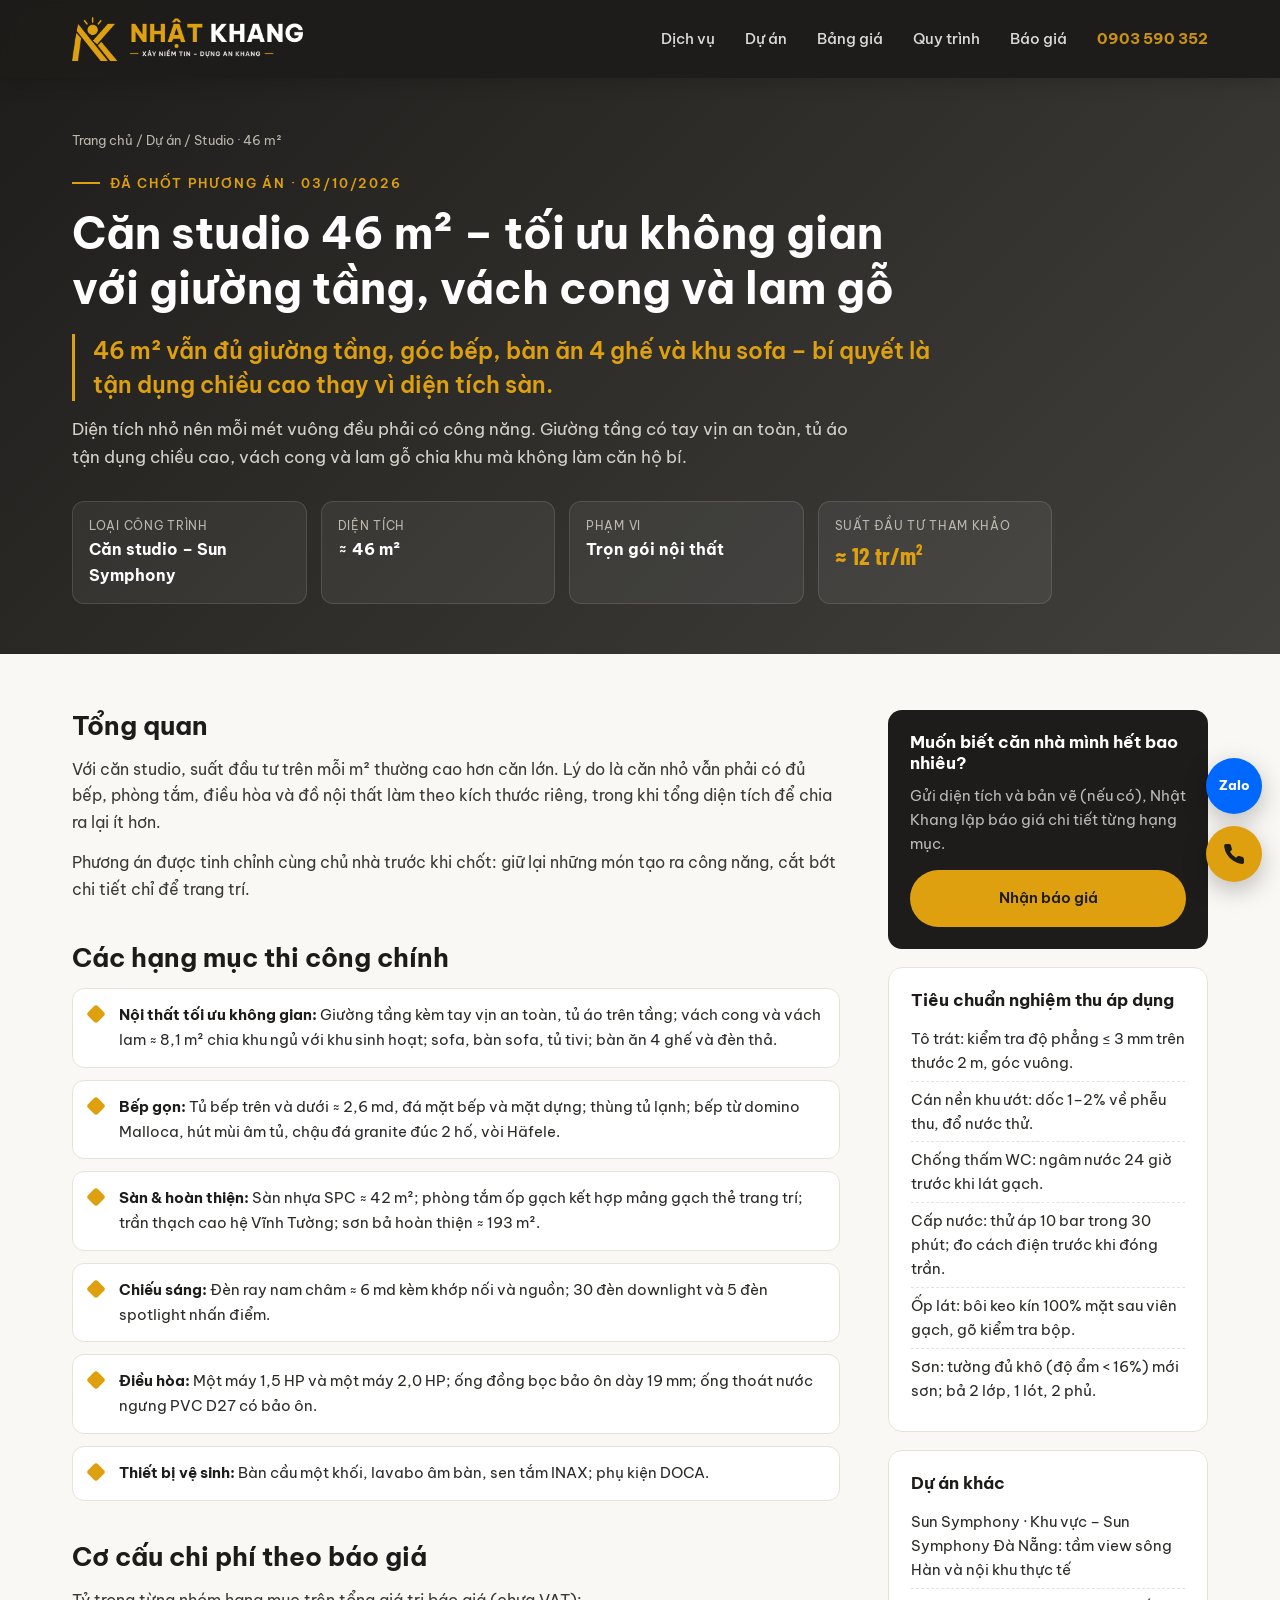
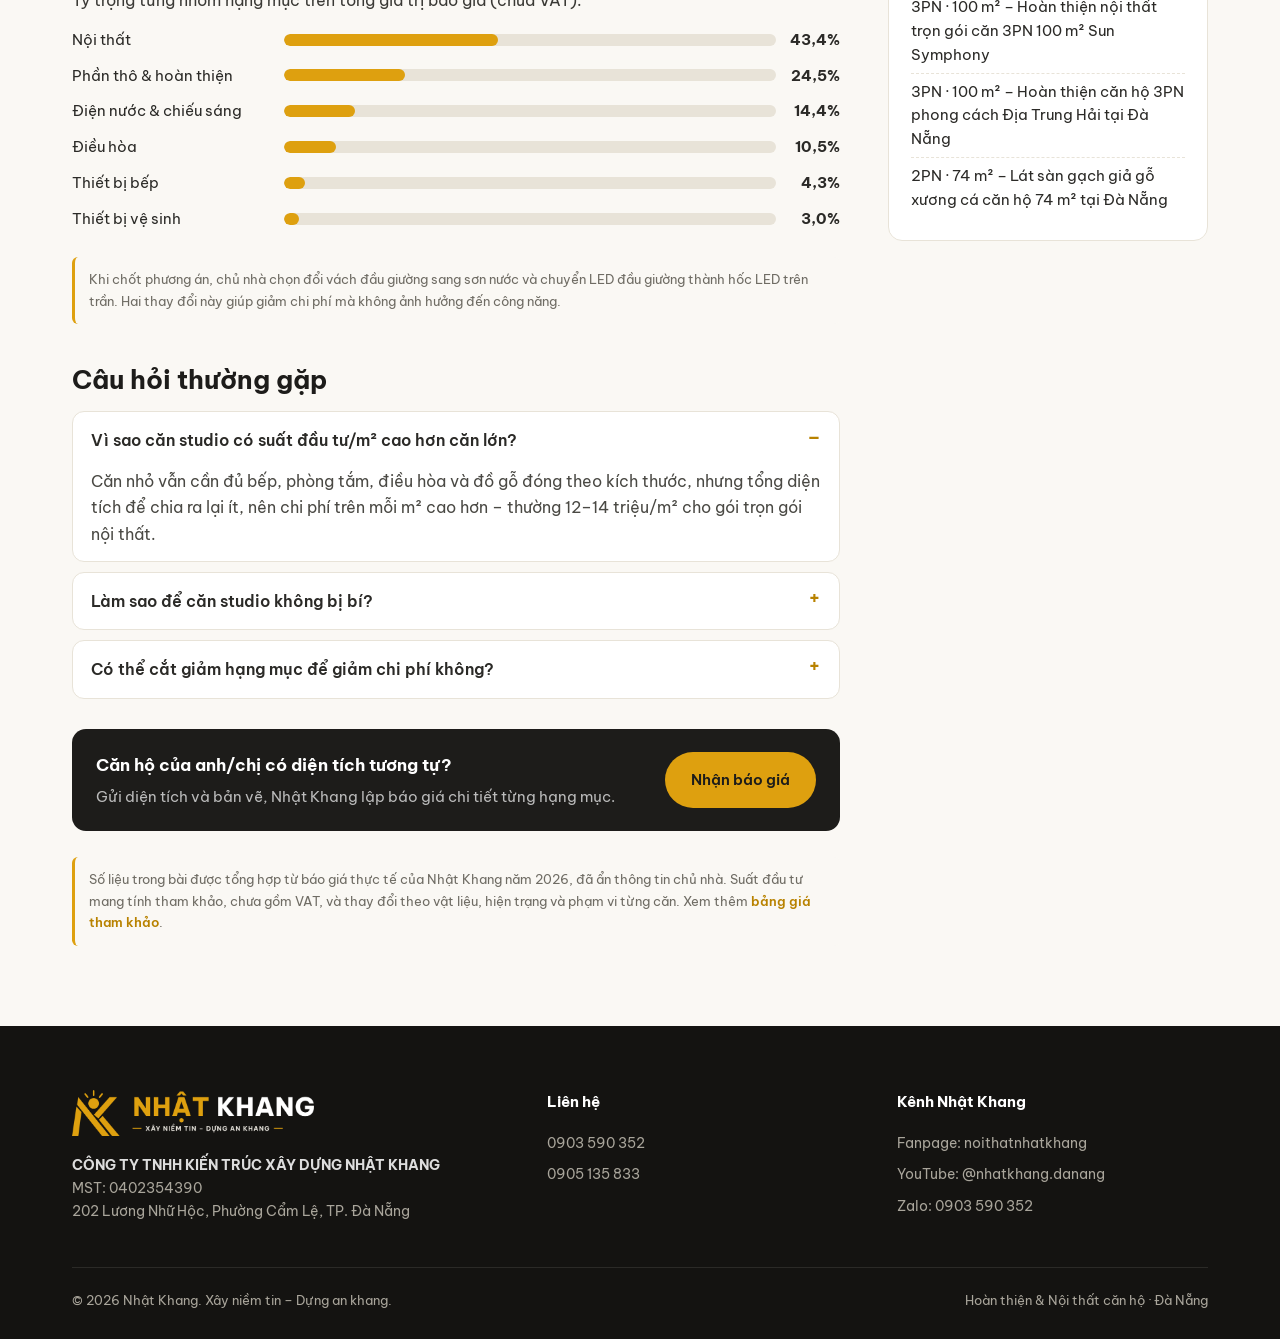
<file: du-an/studio-46m2-giuong-tang.html>
<!DOCTYPE html>
<html lang="vi"><head>
<meta charset="utf-8"><meta name="viewport" content="width=device-width, initial-scale=1">
<title>Thiết kế thi công căn studio 46 m² giường tầng Sun Symphony | Nhật Khang</title>
<meta name="description" content="Căn studio 46 m² tối ưu không gian: giường tầng có tay vịn, vách cong và lam gỗ, đèn ray nam châm, sàn SPC, bếp domino, 2 điều hòa. Suất đầu tư ≈ 12 triệu/m².">
<meta name="keywords" content="thiết kế thi công căn hộ studio Đà Nẵng">
<link rel="canonical" href="https://lenhatkhangvn-bit.github.io/nhatkhang-website/du-an/studio-46m2-giuong-tang.html">
<meta property="og:type" content="article"><meta property="og:locale" content="vi_VN"><meta property="og:site_name" content="Nhật Khang">
<meta property="og:title" content="Thiết kế thi công căn studio 46 m² giường tầng Sun Symphony"><meta property="og:description" content="Căn studio 46 m² tối ưu không gian: giường tầng có tay vịn, vách cong và lam gỗ, đèn ray nam châm, sàn SPC, bếp domino, 2 điều hòa. Suất đầu tư ≈ 12 triệu/m².">
<meta property="og:url" content="https://lenhatkhangvn-bit.github.io/nhatkhang-website/du-an/studio-46m2-giuong-tang.html"><meta property="og:image" content="https://lenhatkhangvn-bit.github.io/nhatkhang-website/assets/img/og.jpg">
<meta name="twitter:card" content="summary_large_image">
<link rel="icon" href="../assets/img/favicon.svg" type="image/svg+xml">
<link rel="preconnect" href="https://fonts.googleapis.com"><link rel="preconnect" href="https://fonts.gstatic.com" crossorigin>
<link href="https://fonts.googleapis.com/css2?family=Barlow+Condensed:wght@600;700&family=Be+Vietnam+Pro:wght@300;400;500;600;700;800&display=swap" rel="stylesheet">
<link rel="stylesheet" href="../assets/css/style.css?v=5">
<script type="application/ld+json">{"@context": "https://schema.org", "@type": "Article", "headline": "Thiết kế thi công căn studio 46 m² giường tầng Sun Symphony", "description": "Căn studio 46 m² tối ưu không gian: giường tầng có tay vịn, vách cong và lam gỗ, đèn ray nam châm, sàn SPC, bếp domino, 2 điều hòa. Suất đầu tư ≈ 12 triệu/m².", "image": ["https://lenhatkhangvn-bit.github.io/nhatkhang-website/assets/img/og.jpg"], "datePublished": "2026-10-03", "dateModified": "2026-10-03", "inLanguage": "vi-VN", "author": {"@id": "https://lenhatkhangvn-bit.github.io/nhatkhang-website/#org"}, "publisher": {"@type": "HomeAndConstructionBusiness", "@id": "https://lenhatkhangvn-bit.github.io/nhatkhang-website/#org", "name": "Công ty TNHH Kiến trúc Xây dựng Nhật Khang", "alternateName": "Nhật Khang", "slogan": "Xây niềm tin – Dựng an khang", "url": "https://lenhatkhangvn-bit.github.io/nhatkhang-website/", "logo": "https://lenhatkhangvn-bit.github.io/nhatkhang-website/assets/img/logo-light.png", "image": "https://lenhatkhangvn-bit.github.io/nhatkhang-website/assets/img/real-b4.jpg", "telephone": ["+84903590352", "+84905135833"], "taxID": "0402354390", "address": {"@type": "PostalAddress", "streetAddress": "202 Lương Nhữ Hộc", "addressLocality": "Phường Cẩm Lệ", "addressRegion": "Đà Nẵng", "addressCountry": "VN"}, "areaServed": {"@type": "City", "name": "Đà Nẵng"}, "sameAs": ["https://www.facebook.com/noithatnhatkhang", "https://www.youtube.com/@nhatkhang.danang"]}, "mainEntityOfPage": "https://lenhatkhangvn-bit.github.io/nhatkhang-website/du-an/studio-46m2-giuong-tang.html", "keywords": "thiết kế thi công căn hộ studio Đà Nẵng"}</script>
<script type="application/ld+json">{"@context": "https://schema.org", "@type": "BreadcrumbList", "itemListElement": [{"@type": "ListItem", "position": 1, "name": "Trang chủ", "item": "https://lenhatkhangvn-bit.github.io/nhatkhang-website/"}, {"@type": "ListItem", "position": 2, "name": "Dự án", "item": "https://lenhatkhangvn-bit.github.io/nhatkhang-website/#du-an"}, {"@type": "ListItem", "position": 3, "name": "Studio · 46 m²", "item": "https://lenhatkhangvn-bit.github.io/nhatkhang-website/du-an/studio-46m2-giuong-tang.html"}]}</script>
<script type="application/ld+json">{"@context": "https://schema.org", "@type": "FAQPage", "mainEntity": [{"@type": "Question", "name": "Vì sao căn studio có suất đầu tư/m² cao hơn căn lớn?", "acceptedAnswer": {"@type": "Answer", "text": "Căn nhỏ vẫn cần đủ bếp, phòng tắm, điều hòa và đồ gỗ đóng theo kích thước, nhưng tổng diện tích để chia ra lại ít, nên chi phí trên mỗi m² cao hơn – thường 12–14 triệu/m² cho gói trọn gói nội thất."}}, {"@type": "Question", "name": "Làm sao để căn studio không bị bí?", "acceptedAnswer": {"@type": "Answer", "text": "Dùng vách lam hoặc vách cong thay tường đặc để chia khu, đồ gỗ tận dụng chiều cao (giường tầng, tủ kịch trần) và chiếu sáng nhiều lớp như đèn ray, downlight, spotlight."}}, {"@type": "Question", "name": "Có thể cắt giảm hạng mục để giảm chi phí không?", "acceptedAnswer": {"@type": "Answer", "text": "Có. Ví dụ trong căn này, vách đầu giường được đổi sang sơn nước và LED đầu giường chuyển thành hốc LED trần – giảm chi phí mà không mất công năng."}}]}</script>
</head><body>
<header id="hdr" class="solid fixed-solid">
  <div class="wrap nav">
    <a href="../index.html" class="logo" aria-label="Nhật Khang – trang chủ"><img src="../assets/img/logo-dark.png" alt="Logo Nhật Khang – Xây niềm tin, Dựng an khang" width="180" height="44"></a>
    <nav class="menu" id="menu">
      <a href="../index.html#dich-vu">Dịch vụ</a><a href="../index.html#du-an">Dự án</a><a href="../index.html#bang-gia">Bảng giá</a><a href="../index.html#quy-trinh">Quy trình</a><a href="../index.html#bao-gia">Báo giá</a>
      <a href="tel:0903590352" class="hot">0903 590 352</a>
    </nav>
    <button class="burger" id="burger" aria-label="Mở menu"><svg viewBox="0 0 24 24" fill="none" stroke="currentColor" stroke-width="2"><path d="M3 6h18M3 12h18M3 18h18"/></svg></button>
  </div>
</header>
<main>
<section class="art-hero"><div class="wrap">
  <nav class="crumb" aria-label="breadcrumb"><a href="../index.html">Trang chủ</a> / <a href="../index.html#du-an">Dự án</a> / Studio · 46 m²</nav>
  <span class="eyebrow">Đã chốt phương án · 03/10/2026</span>
  <h1 style="margin-top:12px">Căn studio 46 m² – tối ưu không gian với giường tầng, vách cong và lam gỗ</h1>
  <p class="hook">46 m² vẫn đủ giường tầng, góc bếp, bàn ăn 4 ghế và khu sofa – bí quyết là tận dụng chiều cao thay vì diện tích sàn.</p>
  <p class="lead">Diện tích nhỏ nên mỗi mét vuông đều phải có công năng. Giường tầng có tay vịn an toàn, tủ áo tận dụng chiều cao, vách cong và lam gỗ chia khu mà không làm căn hộ bí.</p>
  <div class="facts"><div><small>Loại công trình</small><b>Căn studio – Sun Symphony</b></div><div><small>Diện tích</small><b>≈ 46 m²</b></div><div><small>Phạm vi</small><b>Trọn gói nội thất</b></div><div><small>Suất đầu tư tham khảo</small><b class=g>≈ 12 tr/m²</b></div></div>
</div></section>
<section class="art"><div class="wrap art-grid">
  <article>
    
    <h2>Tổng quan</h2><p>Với căn studio, suất đầu tư trên mỗi m² thường cao hơn căn lớn. Lý do là căn nhỏ vẫn phải có đủ bếp, phòng tắm, điều hòa và đồ nội thất làm theo kích thước riêng, trong khi tổng diện tích để chia ra lại ít hơn.</p><p>Phương án được tinh chỉnh cùng chủ nhà trước khi chốt: giữ lại những món tạo ra công năng, cắt bớt chi tiết chỉ để trang trí.</p>
    <h2>Các hạng mục thi công chính</h2><ul class="hl-list"><li><b>Nội thất tối ưu không gian:</b> Giường tầng kèm tay vịn an toàn, tủ áo trên tầng; vách cong và vách lam ≈ 8,1 m² chia khu ngủ với khu sinh hoạt; sofa, bàn sofa, tủ tivi; bàn ăn 4 ghế và đèn thả.</li><li><b>Bếp gọn:</b> Tủ bếp trên và dưới ≈ 2,6 md, đá mặt bếp và mặt dựng; thùng tủ lạnh; bếp từ domino Malloca, hút mùi âm tủ, chậu đá granite đúc 2 hố, vòi Häfele.</li><li><b>Sàn &amp; hoàn thiện:</b> Sàn nhựa SPC ≈ 42 m²; phòng tắm ốp gạch kết hợp mảng gạch thẻ trang trí; trần thạch cao hệ Vĩnh Tường; sơn bả hoàn thiện ≈ 193 m².</li><li><b>Chiếu sáng:</b> Đèn ray nam châm ≈ 6 md kèm khớp nối và nguồn; 30 đèn downlight và 5 đèn spotlight nhấn điểm.</li><li><b>Điều hòa:</b> Một máy 1,5 HP và một máy 2,0 HP; ống đồng bọc bảo ôn dày 19 mm; ống thoát nước ngưng PVC D27 có bảo ôn.</li><li><b>Thiết bị vệ sinh:</b> Bàn cầu một khối, lavabo âm bàn, sen tắm INAX; phụ kiện DOCA.</li></ul>
    
    <h2>Cơ cấu chi phí theo báo giá</h2><p>Tỷ trọng từng nhóm hạng mục trên tổng giá trị báo giá (chưa VAT):</p><div class="bars"><div class="bar"><span>Nội thất</span><span class="t"><i style="width:43.4%"></i></span><span class="p">43,4%</span></div><div class="bar"><span>Phần thô &amp; hoàn thiện</span><span class="t"><i style="width:24.5%"></i></span><span class="p">24,5%</span></div><div class="bar"><span>Điện nước &amp; chiếu sáng</span><span class="t"><i style="width:14.4%"></i></span><span class="p">14,4%</span></div><div class="bar"><span>Điều hòa</span><span class="t"><i style="width:10.5%"></i></span><span class="p">10,5%</span></div><div class="bar"><span>Thiết bị bếp</span><span class="t"><i style="width:4.3%"></i></span><span class="p">4,3%</span></div><div class="bar"><span>Thiết bị vệ sinh</span><span class="t"><i style="width:3.0%"></i></span><span class="p">3,0%</span></div></div>
    
    <div class="disc">Khi chốt phương án, chủ nhà chọn đổi vách đầu giường sang sơn nước và chuyển LED đầu giường thành hốc LED trên trần. Hai thay đổi này giúp giảm chi phí mà không ảnh hưởng đến công năng.</div>
    
    <h2>Câu hỏi thường gặp</h2><div class="faq"><details open><summary>Vì sao căn studio có suất đầu tư/m² cao hơn căn lớn?</summary><p>Căn nhỏ vẫn cần đủ bếp, phòng tắm, điều hòa và đồ gỗ đóng theo kích thước, nhưng tổng diện tích để chia ra lại ít, nên chi phí trên mỗi m² cao hơn – thường 12–14 triệu/m² cho gói trọn gói nội thất.</p></details><details><summary>Làm sao để căn studio không bị bí?</summary><p>Dùng vách lam hoặc vách cong thay tường đặc để chia khu, đồ gỗ tận dụng chiều cao (giường tầng, tủ kịch trần) và chiếu sáng nhiều lớp như đèn ray, downlight, spotlight.</p></details><details><summary>Có thể cắt giảm hạng mục để giảm chi phí không?</summary><p>Có. Ví dụ trong căn này, vách đầu giường được đổi sang sơn nước và LED đầu giường chuyển thành hốc LED trần – giảm chi phí mà không mất công năng.</p></details></div>
    <div class="cta-in"><div><b>Căn hộ của anh/chị có diện tích tương tự?</b><span>Gửi diện tích và bản vẽ, Nhật Khang lập báo giá chi tiết từng hạng mục.</span></div><a class="btn btn-gold" href="../index.html#bao-gia">Nhận báo giá</a></div>
    <div class="disc">Số liệu trong bài được tổng hợp từ báo giá thực tế của Nhật Khang năm 2026, đã ẩn thông tin chủ nhà. Suất đầu tư mang tính tham khảo, chưa gồm VAT, và thay đổi theo vật liệu, hiện trạng và phạm vi từng căn. Xem thêm <a href="../index.html#bang-gia" style="color:#b88200;font-weight:600">bảng giá tham khảo</a>.</div>
  </article>
  <aside class="side">
    <div class="box dark"><h3>Muốn biết căn nhà mình hết bao nhiêu?</h3><p style="color:#bbb">Gửi diện tích và bản vẽ (nếu có), Nhật Khang lập báo giá chi tiết từng hạng mục.</p><a class="btn btn-gold" href="../index.html#bao-gia">Nhận báo giá</a></div>
    <div class="box"><h3>Tiêu chuẩn nghiệm thu áp dụng</h3><ul><li>Tô trát: kiểm tra độ phẳng ≤ 3 mm trên thước 2 m, góc vuông.</li><li>Cán nền khu ướt: dốc 1–2% về phễu thu, đổ nước thử.</li><li>Chống thấm WC: ngâm nước 24 giờ trước khi lát gạch.</li><li>Cấp nước: thử áp 10 bar trong 30 phút; đo cách điện trước khi đóng trần.</li><li>Ốp lát: bôi keo kín 100% mặt sau viên gạch, gõ kiểm tra bộp.</li><li>Sơn: tường đủ khô (độ ẩm &lt; 16%) mới sơn; bả 2 lớp, 1 lót, 2 phủ.</li></ul></div>
    <div class="box"><h3>Dự án khác</h3><ul><li><a href="sun-symphony-da-nang-view-song-han.html">Sun Symphony · Khu vực – Sun Symphony Đà Nẵng: tầm view sông Hàn và nội khu thực tế</a></li><li><a href="can-3pn-tron-goi-noi-that.html">3PN · 100 m² – Hoàn thiện nội thất trọn gói căn 3PN 100 m² Sun Symphony</a></li><li><a href="can-3pn-dia-trung-hai.html">3PN · 100 m² – Hoàn thiện căn hộ 3PN phong cách Địa Trung Hải tại Đà Nẵng</a></li><li><a href="can-74m2-san-xuong-ca.html">2PN · 74 m² – Lát sàn gạch giả gỗ xương cá căn hộ 74 m² tại Đà Nẵng</a></li></ul></div>
  </aside>
</div></section>
</main>
<footer>
  <div class="wrap">
    <div class="fgrid">
      <div><img src="../assets/img/logo-dark.png" alt="Nhật Khang" loading="lazy"><p><b style="color:#ddd">CÔNG TY TNHH KIẾN TRÚC XÂY DỰNG NHẬT KHANG</b><br>MST: 0402354390<br>202 Lương Nhữ Hộc, Phường Cẩm Lệ, TP. Đà Nẵng</p></div>
      <div><h4>Liên hệ</h4><ul><li><a href="tel:0903590352">0903 590 352</a></li><li><a href="tel:0905135833">0905 135 833</a></li></ul></div>
      <div><h4>Kênh Nhật Khang</h4><ul><li><a href="https://www.facebook.com/noithatnhatkhang" target="_blank" rel="noopener">Fanpage: noithatnhatkhang</a></li><li><a href="https://www.youtube.com/@nhatkhang.danang" target="_blank" rel="noopener">YouTube: @nhatkhang.danang</a></li><li><a href="https://zalo.me/0903590352" target="_blank" rel="noopener">Zalo: 0903 590 352</a></li></ul></div>
    </div>
    <div class="legal"><span>© <span id="yr">2026</span> Nhật Khang. Xây niềm tin – Dựng an khang.</span><span>Hoàn thiện & Nội thất căn hộ · Đà Nẵng</span></div>
  </div>
</footer>
<div class="float"><a class="zalo" href="https://zalo.me/0903590352" target="_blank" rel="noopener" aria-label="Chat Zalo">Zalo</a><a class="call" href="tel:0903590352" aria-label="Gọi hotline"><svg viewBox="0 0 24 24" fill="currentColor"><path d="M22 16.9v3a2 2 0 0 1-2.2 2 19.8 19.8 0 0 1-8.6-3.1 19.5 19.5 0 0 1-6-6A19.8 19.8 0 0 1 2.1 4.2 2 2 0 0 1 4.1 2h3a2 2 0 0 1 2 1.7c.1.9.4 1.8.7 2.7a2 2 0 0 1-.5 2.1L8 9.8a16 16 0 0 0 6 6l1.3-1.3a2 2 0 0 1 2.1-.4c.9.3 1.8.6 2.7.7a2 2 0 0 1 1.7 2z"/></svg></a></div>
<div class="lb" id="lb"><button class="x" aria-label="Đóng">×</button><button class="pv" aria-label="Ảnh trước">‹</button><img alt=""><button class="nx" aria-label="Ảnh sau">›</button><div class="lbc"></div></div>
<script src="../assets/js/main.js?v=5"></script>
</body></html>
</file>
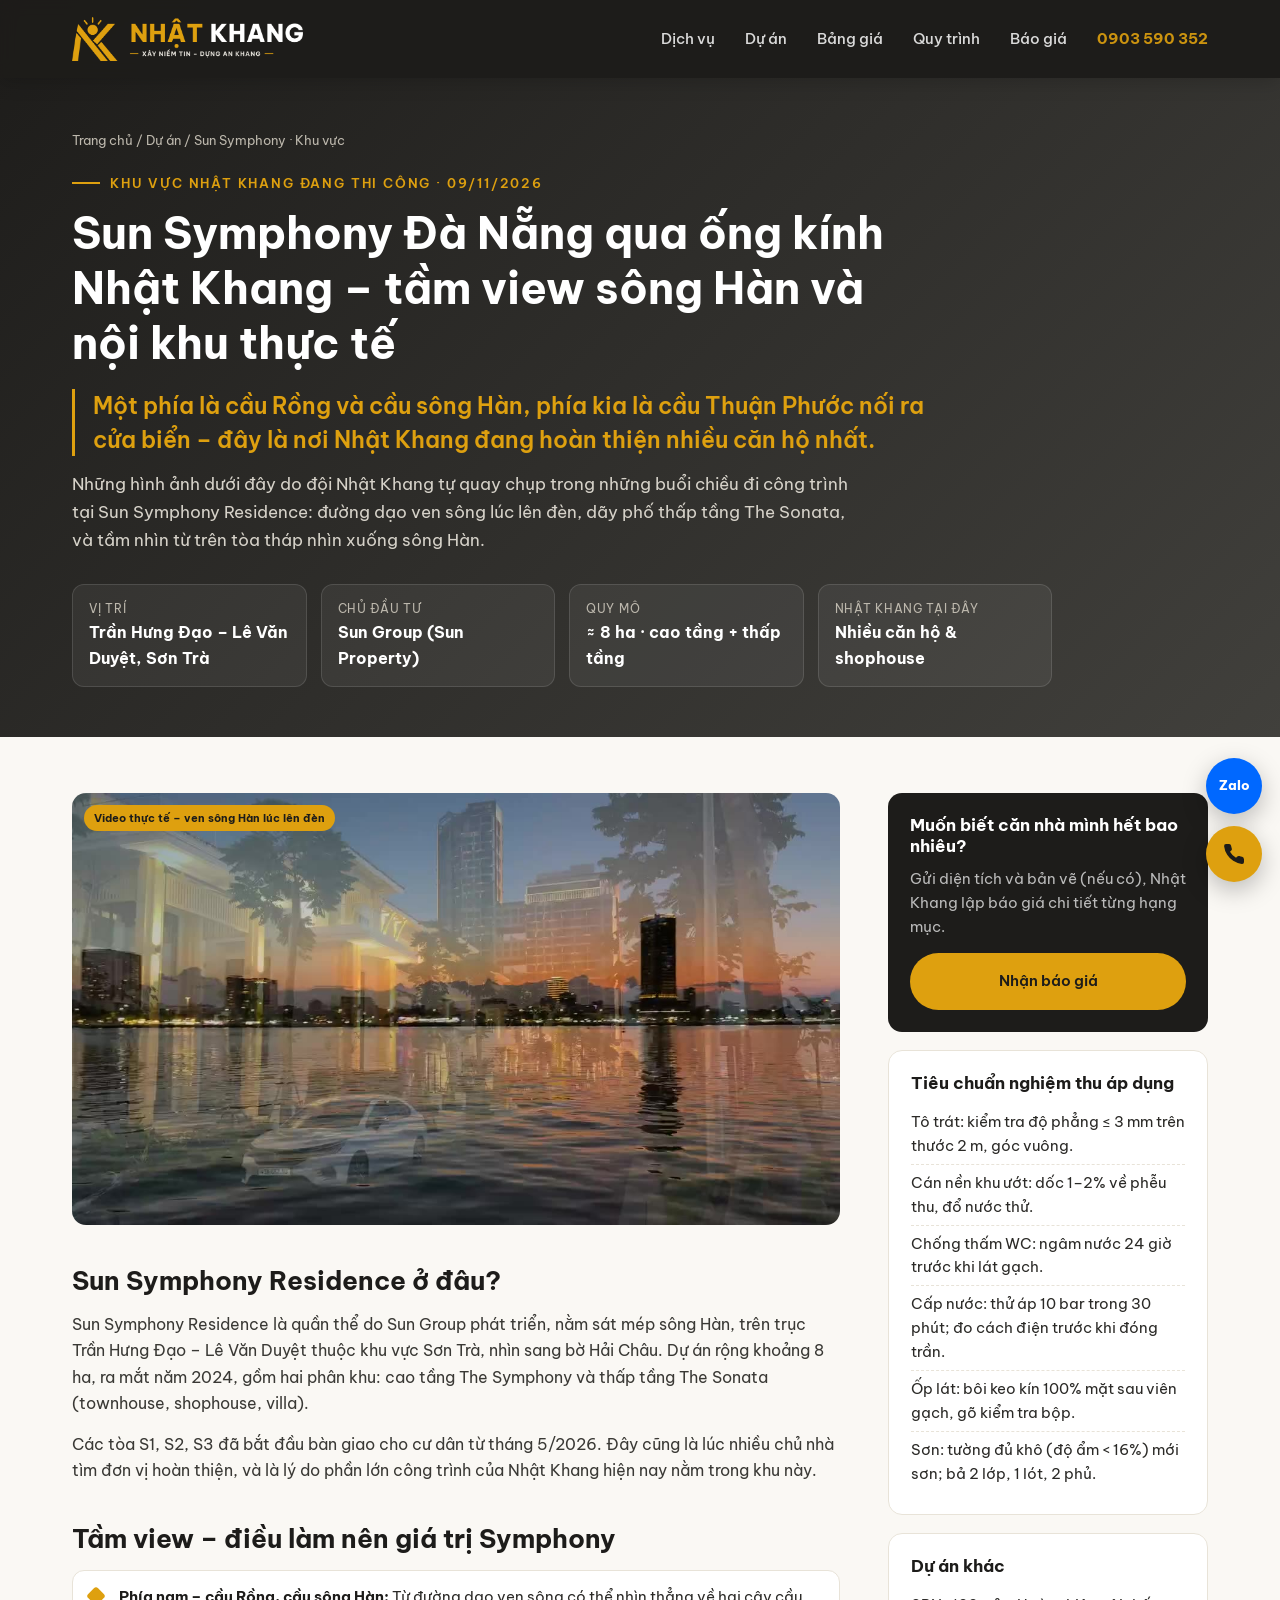
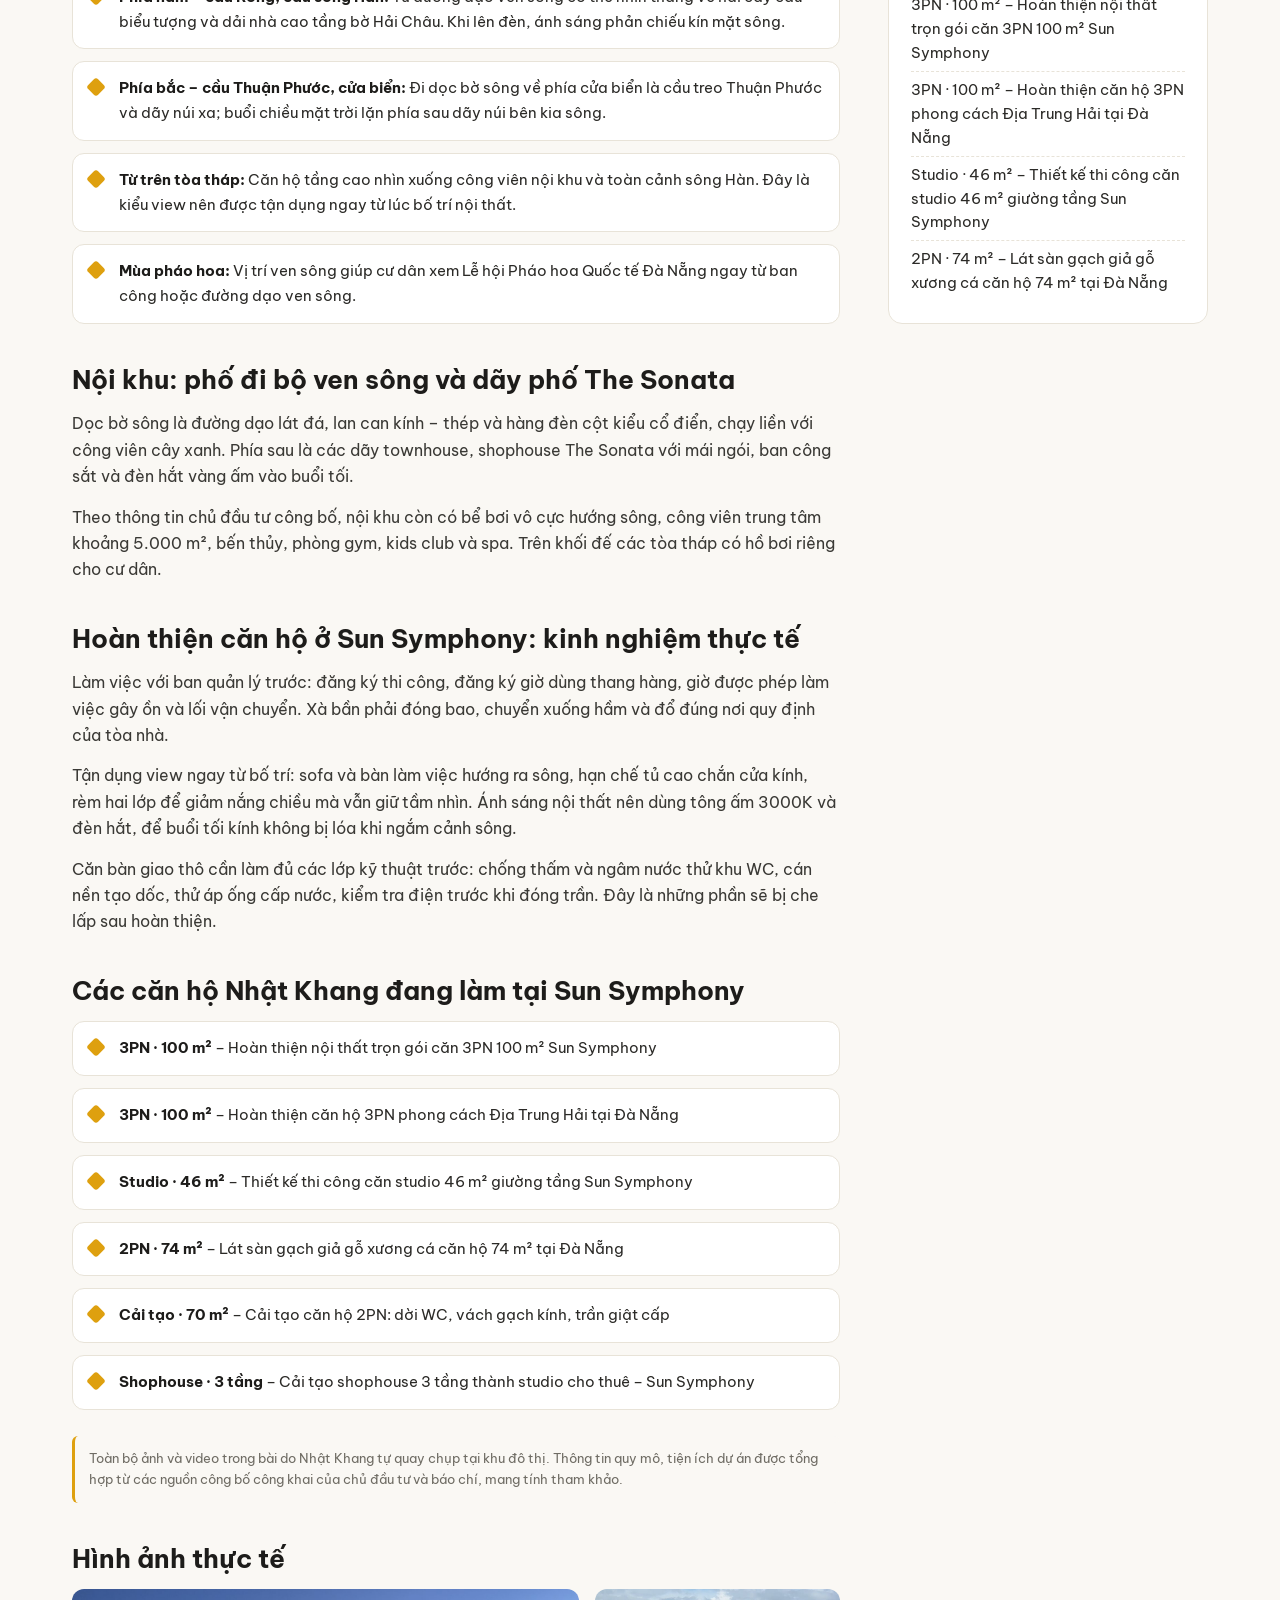
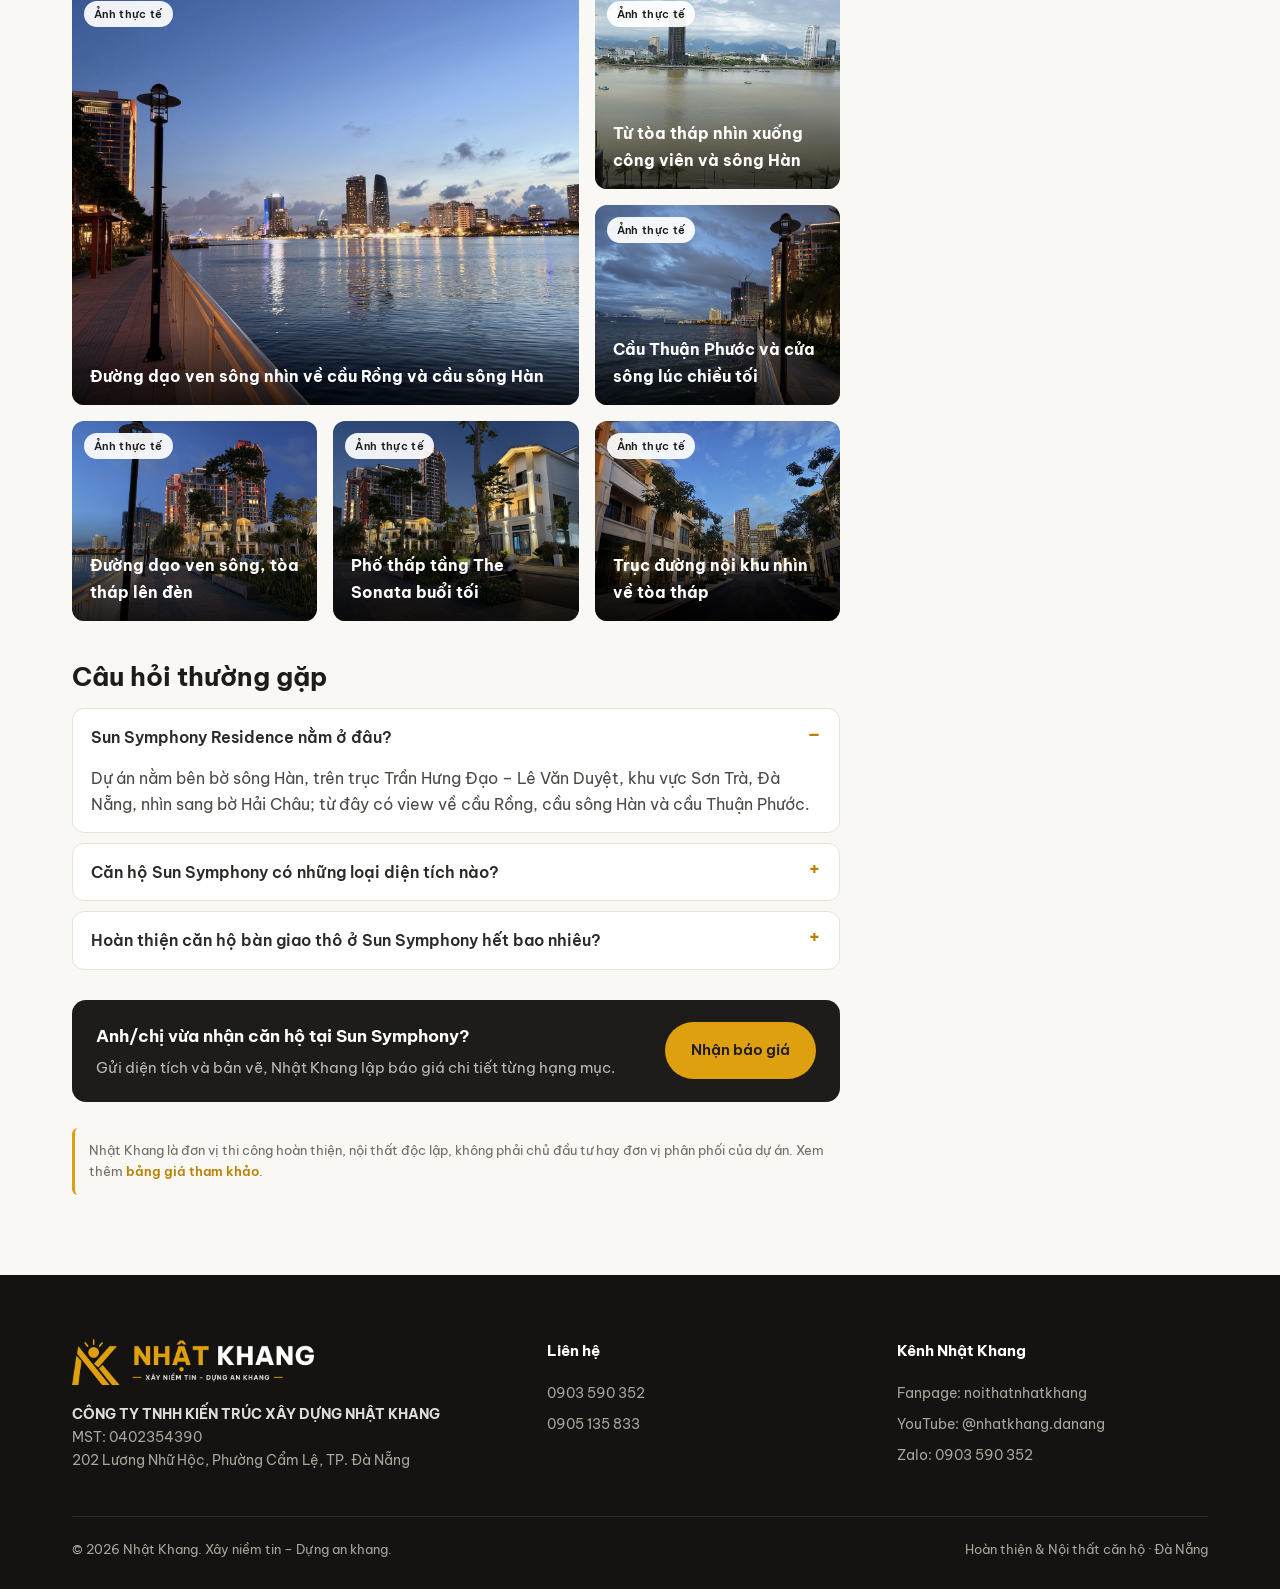
<file: du-an/sun-symphony-da-nang-view-song-han.html>
<!DOCTYPE html>
<html lang="vi"><head>
<meta charset="utf-8"><meta name="viewport" content="width=device-width, initial-scale=1">
<title>Sun Symphony Đà Nẵng: tầm view sông Hàn và nội khu thực tế | Nhật Khang</title>
<meta name="description" content="Ảnh và video thực tế Sun Symphony Residence Đà Nẵng: view sông Hàn, cầu Rồng, cầu Thuận Phước, phố thấp tầng The Sonata. Kinh nghiệm hoàn thiện căn hộ tại đây.">
<meta name="keywords" content="căn hộ Sun Symphony Đà Nẵng">
<link rel="canonical" href="https://lenhatkhangvn-bit.github.io/nhatkhang-website/du-an/sun-symphony-da-nang-view-song-han.html">
<meta property="og:type" content="article"><meta property="og:locale" content="vi_VN"><meta property="og:site_name" content="Nhật Khang">
<meta property="og:title" content="Sun Symphony Đà Nẵng: tầm view sông Hàn và nội khu thực tế"><meta property="og:description" content="Ảnh và video thực tế Sun Symphony Residence Đà Nẵng: view sông Hàn, cầu Rồng, cầu Thuận Phước, phố thấp tầng The Sonata. Kinh nghiệm hoàn thiện căn hộ tại đây.">
<meta property="og:url" content="https://lenhatkhangvn-bit.github.io/nhatkhang-website/du-an/sun-symphony-da-nang-view-song-han.html"><meta property="og:image" content="https://lenhatkhangvn-bit.github.io/nhatkhang-website/assets/img/sym-1.jpg">
<meta name="twitter:card" content="summary_large_image">
<link rel="icon" href="../assets/img/favicon.svg" type="image/svg+xml">
<link rel="preconnect" href="https://fonts.googleapis.com"><link rel="preconnect" href="https://fonts.gstatic.com" crossorigin>
<link href="https://fonts.googleapis.com/css2?family=Barlow+Condensed:wght@600;700&family=Be+Vietnam+Pro:wght@300;400;500;600;700;800&display=swap" rel="stylesheet">
<link rel="stylesheet" href="../assets/css/style.css?v=5">
<script type="application/ld+json">{"@context": "https://schema.org", "@type": "Article", "headline": "Sun Symphony Đà Nẵng: tầm view sông Hàn và nội khu thực tế", "description": "Ảnh và video thực tế Sun Symphony Residence Đà Nẵng: view sông Hàn, cầu Rồng, cầu Thuận Phước, phố thấp tầng The Sonata. Kinh nghiệm hoàn thiện căn hộ tại đây.", "image": ["https://lenhatkhangvn-bit.github.io/nhatkhang-website/assets/img/sym-1.jpg"], "datePublished": "2026-11-09", "dateModified": "2026-11-09", "inLanguage": "vi-VN", "author": {"@id": "https://lenhatkhangvn-bit.github.io/nhatkhang-website/#org"}, "publisher": {"@type": "HomeAndConstructionBusiness", "@id": "https://lenhatkhangvn-bit.github.io/nhatkhang-website/#org", "name": "Công ty TNHH Kiến trúc Xây dựng Nhật Khang", "alternateName": "Nhật Khang", "slogan": "Xây niềm tin – Dựng an khang", "url": "https://lenhatkhangvn-bit.github.io/nhatkhang-website/", "logo": "https://lenhatkhangvn-bit.github.io/nhatkhang-website/assets/img/logo-light.png", "image": "https://lenhatkhangvn-bit.github.io/nhatkhang-website/assets/img/real-b4.jpg", "telephone": ["+84903590352", "+84905135833"], "taxID": "0402354390", "address": {"@type": "PostalAddress", "streetAddress": "202 Lương Nhữ Hộc", "addressLocality": "Phường Cẩm Lệ", "addressRegion": "Đà Nẵng", "addressCountry": "VN"}, "areaServed": {"@type": "City", "name": "Đà Nẵng"}, "sameAs": ["https://www.facebook.com/noithatnhatkhang", "https://www.youtube.com/@nhatkhang.danang"]}, "mainEntityOfPage": "https://lenhatkhangvn-bit.github.io/nhatkhang-website/du-an/sun-symphony-da-nang-view-song-han.html", "keywords": "căn hộ Sun Symphony Đà Nẵng"}</script>
<script type="application/ld+json">{"@context": "https://schema.org", "@type": "BreadcrumbList", "itemListElement": [{"@type": "ListItem", "position": 1, "name": "Trang chủ", "item": "https://lenhatkhangvn-bit.github.io/nhatkhang-website/"}, {"@type": "ListItem", "position": 2, "name": "Dự án", "item": "https://lenhatkhangvn-bit.github.io/nhatkhang-website/#du-an"}, {"@type": "ListItem", "position": 3, "name": "Sun Symphony · Khu vực", "item": "https://lenhatkhangvn-bit.github.io/nhatkhang-website/du-an/sun-symphony-da-nang-view-song-han.html"}]}</script>
<script type="application/ld+json">{"@context": "https://schema.org", "@type": "FAQPage", "mainEntity": [{"@type": "Question", "name": "Sun Symphony Residence nằm ở đâu?", "acceptedAnswer": {"@type": "Answer", "text": "Dự án nằm bên bờ sông Hàn, trên trục Trần Hưng Đạo – Lê Văn Duyệt, khu vực Sơn Trà, Đà Nẵng, nhìn sang bờ Hải Châu; từ đây có view về cầu Rồng, cầu sông Hàn và cầu Thuận Phước."}}, {"@type": "Question", "name": "Căn hộ Sun Symphony có những loại diện tích nào?", "acceptedAnswer": {"@type": "Answer", "text": "Theo thông tin công bố, căn 2 phòng ngủ từ khoảng 68,8 m², 2 phòng ngủ + 1 từ khoảng 79,2 m², 3 phòng ngủ từ khoảng 93,1 m², ngoài ra có studio, duplex và shophouse khối đế."}}, {"@type": "Question", "name": "Hoàn thiện căn hộ bàn giao thô ở Sun Symphony hết bao nhiêu?", "acceptedAnswer": {"@type": "Answer", "text": "Theo báo giá thực tế 2026 của Nhật Khang: hoàn thiện cơ bản khoảng 4–5 triệu/m², hoàn thiện kèm thiết bị 5,5–6,5 triệu/m², trọn gói nội thất 12–14 triệu/m² thông thủy (chưa VAT). Báo giá chính xác cần khảo sát căn và bản vẽ."}}]}</script>
</head><body>
<header id="hdr" class="solid fixed-solid">
  <div class="wrap nav">
    <a href="../index.html" class="logo" aria-label="Nhật Khang – trang chủ"><img src="../assets/img/logo-dark.png" alt="Logo Nhật Khang – Xây niềm tin, Dựng an khang" width="180" height="44"></a>
    <nav class="menu" id="menu">
      <a href="../index.html#dich-vu">Dịch vụ</a><a href="../index.html#du-an">Dự án</a><a href="../index.html#bang-gia">Bảng giá</a><a href="../index.html#quy-trinh">Quy trình</a><a href="../index.html#bao-gia">Báo giá</a>
      <a href="tel:0903590352" class="hot">0903 590 352</a>
    </nav>
    <button class="burger" id="burger" aria-label="Mở menu"><svg viewBox="0 0 24 24" fill="none" stroke="currentColor" stroke-width="2"><path d="M3 6h18M3 12h18M3 18h18"/></svg></button>
  </div>
</header>
<main>
<section class="art-hero"><div class="wrap">
  <nav class="crumb" aria-label="breadcrumb"><a href="../index.html">Trang chủ</a> / <a href="../index.html#du-an">Dự án</a> / Sun Symphony · Khu vực</nav>
  <span class="eyebrow">Khu vực Nhật Khang đang thi công · 09/11/2026</span>
  <h1 style="margin-top:12px">Sun Symphony Đà Nẵng qua ống kính Nhật Khang – tầm view sông Hàn và nội khu thực tế</h1>
  <p class="hook">Một phía là cầu Rồng và cầu sông Hàn, phía kia là cầu Thuận Phước nối ra cửa biển – đây là nơi Nhật Khang đang hoàn thiện nhiều căn hộ nhất.</p>
  <p class="lead">Những hình ảnh dưới đây do đội Nhật Khang tự quay chụp trong những buổi chiều đi công trình tại Sun Symphony Residence: đường dạo ven sông lúc lên đèn, dãy phố thấp tầng The Sonata, và tầm nhìn từ trên tòa tháp nhìn xuống sông Hàn.</p>
  <div class="facts"><div><small>Vị trí</small><b>Trần Hưng Đạo – Lê Văn Duyệt, Sơn Trà</b></div><div><small>Chủ đầu tư</small><b>Sun Group (Sun Property)</b></div><div><small>Quy mô</small><b>≈ 8 ha · cao tầng + thấp tầng</b></div><div><small>Nhật Khang tại đây</small><b>Nhiều căn hộ &amp; shophouse</b></div></div>
</div></section>
<section class="art"><div class="wrap art-grid">
  <article>
    <div class="cover vid"><video src="../assets/img/sym-video.mp4" poster="../assets/img/sym-poster.jpg" autoplay muted loop playsinline preload="metadata" aria-label="Video thực tế – ven sông Hàn lúc lên đèn"></video><span class="lbl-v">Video thực tế – ven sông Hàn lúc lên đèn</span></div>
    <h2>Sun Symphony Residence ở đâu?</h2><p>Sun Symphony Residence là quần thể do Sun Group phát triển, nằm sát mép sông Hàn, trên trục Trần Hưng Đạo – Lê Văn Duyệt thuộc khu vực Sơn Trà, nhìn sang bờ Hải Châu. Dự án rộng khoảng 8 ha, ra mắt năm 2024, gồm hai phân khu: cao tầng The Symphony và thấp tầng The Sonata (townhouse, shophouse, villa).</p><p>Các tòa S1, S2, S3 đã bắt đầu bàn giao cho cư dân từ tháng 5/2026. Đây cũng là lúc nhiều chủ nhà tìm đơn vị hoàn thiện, và là lý do phần lớn công trình của Nhật Khang hiện nay nằm trong khu này.</p>
    <h2>Tầm view – điều làm nên giá trị Symphony</h2><ul class="hl-list"><li><b>Phía nam – cầu Rồng, cầu sông Hàn:</b> Từ đường dạo ven sông có thể nhìn thẳng về hai cây cầu biểu tượng và dải nhà cao tầng bờ Hải Châu. Khi lên đèn, ánh sáng phản chiếu kín mặt sông.</li><li><b>Phía bắc – cầu Thuận Phước, cửa biển:</b> Đi dọc bờ sông về phía cửa biển là cầu treo Thuận Phước và dãy núi xa; buổi chiều mặt trời lặn phía sau dãy núi bên kia sông.</li><li><b>Từ trên tòa tháp:</b> Căn hộ tầng cao nhìn xuống công viên nội khu và toàn cảnh sông Hàn. Đây là kiểu view nên được tận dụng ngay từ lúc bố trí nội thất.</li><li><b>Mùa pháo hoa:</b> Vị trí ven sông giúp cư dân xem Lễ hội Pháo hoa Quốc tế Đà Nẵng ngay từ ban công hoặc đường dạo ven sông.</li></ul>
    <h2>Nội khu: phố đi bộ ven sông và dãy phố The Sonata</h2><p>Dọc bờ sông là đường dạo lát đá, lan can kính – thép và hàng đèn cột kiểu cổ điển, chạy liền với công viên cây xanh. Phía sau là các dãy townhouse, shophouse The Sonata với mái ngói, ban công sắt và đèn hắt vàng ấm vào buổi tối.</p><p>Theo thông tin chủ đầu tư công bố, nội khu còn có bể bơi vô cực hướng sông, công viên trung tâm khoảng 5.000 m², bến thủy, phòng gym, kids club và spa. Trên khối đế các tòa tháp có hồ bơi riêng cho cư dân.</p><h2>Hoàn thiện căn hộ ở Sun Symphony: kinh nghiệm thực tế</h2><p>Làm việc với ban quản lý trước: đăng ký thi công, đăng ký giờ dùng thang hàng, giờ được phép làm việc gây ồn và lối vận chuyển. Xà bần phải đóng bao, chuyển xuống hầm và đổ đúng nơi quy định của tòa nhà.</p><p>Tận dụng view ngay từ bố trí: sofa và bàn làm việc hướng ra sông, hạn chế tủ cao chắn cửa kính, rèm hai lớp để giảm nắng chiều mà vẫn giữ tầm nhìn. Ánh sáng nội thất nên dùng tông ấm 3000K và đèn hắt, để buổi tối kính không bị lóa khi ngắm cảnh sông.</p><p>Căn bàn giao thô cần làm đủ các lớp kỹ thuật trước: chống thấm và ngâm nước thử khu WC, cán nền tạo dốc, thử áp ống cấp nước, kiểm tra điện trước khi đóng trần. Đây là những phần sẽ bị che lấp sau hoàn thiện.</p>
    
    <h2>Các căn hộ Nhật Khang đang làm tại Sun Symphony</h2><ul class="hl-list links"><li><a href="can-3pn-tron-goi-noi-that.html"><b>3PN · 100 m²</b> – Hoàn thiện nội thất trọn gói căn 3PN 100 m² Sun Symphony</a></li><li><a href="can-3pn-dia-trung-hai.html"><b>3PN · 100 m²</b> – Hoàn thiện căn hộ 3PN phong cách Địa Trung Hải tại Đà Nẵng</a></li><li><a href="studio-46m2-giuong-tang.html"><b>Studio · 46 m²</b> – Thiết kế thi công căn studio 46 m² giường tầng Sun Symphony</a></li><li><a href="can-74m2-san-xuong-ca.html"><b>2PN · 74 m²</b> – Lát sàn gạch giả gỗ xương cá căn hộ 74 m² tại Đà Nẵng</a></li><li><a href="cai-tao-can-2pn.html"><b>Cải tạo · 70 m²</b> – Cải tạo căn hộ 2PN: dời WC, vách gạch kính, trần giật cấp</a></li><li><a href="shophouse-3-tang-studio-cho-thue.html"><b>Shophouse · 3 tầng</b> – Cải tạo shophouse 3 tầng thành studio cho thuê – Sun Symphony</a></li></ul>
    <div class="disc">Toàn bộ ảnh và video trong bài do Nhật Khang tự quay chụp tại khu đô thị. Thông tin quy mô, tiện ích dự án được tổng hợp từ các nguồn công bố công khai của chủ đầu tư và báo chí, mang tính tham khảo.</div>
    <h2>Hình ảnh thực tế</h2><div class="gallery"><figure class="gi big"><span class="lbl">Ảnh thực tế</span><img src="../assets/img/sym-1.jpg" alt="Đường dạo ven sông nhìn về cầu Rồng và cầu sông Hàn – Sun Symphony · Khu vực" loading="lazy"><figcaption class="cap"><b>Đường dạo ven sông nhìn về cầu Rồng và cầu sông Hàn</b></figcaption></figure><figure class="gi"><span class="lbl">Ảnh thực tế</span><img src="../assets/img/sym-v1.jpg" alt="Từ tòa tháp nhìn xuống công viên và sông Hàn – Sun Symphony · Khu vực" loading="lazy"><figcaption class="cap"><b>Từ tòa tháp nhìn xuống công viên và sông Hàn</b></figcaption></figure><figure class="gi"><span class="lbl">Ảnh thực tế</span><img src="../assets/img/sym-5.jpg" alt="Cầu Thuận Phước và cửa sông lúc chiều tối – Sun Symphony · Khu vực" loading="lazy"><figcaption class="cap"><b>Cầu Thuận Phước và cửa sông lúc chiều tối</b></figcaption></figure><figure class="gi"><span class="lbl">Ảnh thực tế</span><img src="../assets/img/sym-2.jpg" alt="Đường dạo ven sông, tòa tháp lên đèn – Sun Symphony · Khu vực" loading="lazy"><figcaption class="cap"><b>Đường dạo ven sông, tòa tháp lên đèn</b></figcaption></figure><figure class="gi"><span class="lbl">Ảnh thực tế</span><img src="../assets/img/sym-3.jpg" alt="Phố thấp tầng The Sonata buổi tối – Sun Symphony · Khu vực" loading="lazy"><figcaption class="cap"><b>Phố thấp tầng The Sonata buổi tối</b></figcaption></figure><figure class="gi"><span class="lbl">Ảnh thực tế</span><img src="../assets/img/sym-4.jpg" alt="Trục đường nội khu nhìn về tòa tháp – Sun Symphony · Khu vực" loading="lazy"><figcaption class="cap"><b>Trục đường nội khu nhìn về tòa tháp</b></figcaption></figure></div>
    <h2>Câu hỏi thường gặp</h2><div class="faq"><details open><summary>Sun Symphony Residence nằm ở đâu?</summary><p>Dự án nằm bên bờ sông Hàn, trên trục Trần Hưng Đạo – Lê Văn Duyệt, khu vực Sơn Trà, Đà Nẵng, nhìn sang bờ Hải Châu; từ đây có view về cầu Rồng, cầu sông Hàn và cầu Thuận Phước.</p></details><details><summary>Căn hộ Sun Symphony có những loại diện tích nào?</summary><p>Theo thông tin công bố, căn 2 phòng ngủ từ khoảng 68,8 m², 2 phòng ngủ + 1 từ khoảng 79,2 m², 3 phòng ngủ từ khoảng 93,1 m², ngoài ra có studio, duplex và shophouse khối đế.</p></details><details><summary>Hoàn thiện căn hộ bàn giao thô ở Sun Symphony hết bao nhiêu?</summary><p>Theo báo giá thực tế 2026 của Nhật Khang: hoàn thiện cơ bản khoảng 4–5 triệu/m², hoàn thiện kèm thiết bị 5,5–6,5 triệu/m², trọn gói nội thất 12–14 triệu/m² thông thủy (chưa VAT). Báo giá chính xác cần khảo sát căn và bản vẽ.</p></details></div>
    <div class="cta-in"><div><b>Anh/chị vừa nhận căn hộ tại Sun Symphony?</b><span>Gửi diện tích và bản vẽ, Nhật Khang lập báo giá chi tiết từng hạng mục.</span></div><a class="btn btn-gold" href="../index.html#bao-gia">Nhận báo giá</a></div>
    <div class="disc">Nhật Khang là đơn vị thi công hoàn thiện, nội thất độc lập, không phải chủ đầu tư hay đơn vị phân phối của dự án. Xem thêm <a href="../index.html#bang-gia" style="color:#b88200;font-weight:600">bảng giá tham khảo</a>.</div>
  </article>
  <aside class="side">
    <div class="box dark"><h3>Muốn biết căn nhà mình hết bao nhiêu?</h3><p style="color:#bbb">Gửi diện tích và bản vẽ (nếu có), Nhật Khang lập báo giá chi tiết từng hạng mục.</p><a class="btn btn-gold" href="../index.html#bao-gia">Nhận báo giá</a></div>
    <div class="box"><h3>Tiêu chuẩn nghiệm thu áp dụng</h3><ul><li>Tô trát: kiểm tra độ phẳng ≤ 3 mm trên thước 2 m, góc vuông.</li><li>Cán nền khu ướt: dốc 1–2% về phễu thu, đổ nước thử.</li><li>Chống thấm WC: ngâm nước 24 giờ trước khi lát gạch.</li><li>Cấp nước: thử áp 10 bar trong 30 phút; đo cách điện trước khi đóng trần.</li><li>Ốp lát: bôi keo kín 100% mặt sau viên gạch, gõ kiểm tra bộp.</li><li>Sơn: tường đủ khô (độ ẩm &lt; 16%) mới sơn; bả 2 lớp, 1 lót, 2 phủ.</li></ul></div>
    <div class="box"><h3>Dự án khác</h3><ul><li><a href="can-3pn-tron-goi-noi-that.html">3PN · 100 m² – Hoàn thiện nội thất trọn gói căn 3PN 100 m² Sun Symphony</a></li><li><a href="can-3pn-dia-trung-hai.html">3PN · 100 m² – Hoàn thiện căn hộ 3PN phong cách Địa Trung Hải tại Đà Nẵng</a></li><li><a href="studio-46m2-giuong-tang.html">Studio · 46 m² – Thiết kế thi công căn studio 46 m² giường tầng Sun Symphony</a></li><li><a href="can-74m2-san-xuong-ca.html">2PN · 74 m² – Lát sàn gạch giả gỗ xương cá căn hộ 74 m² tại Đà Nẵng</a></li></ul></div>
  </aside>
</div></section>
</main>
<footer>
  <div class="wrap">
    <div class="fgrid">
      <div><img src="../assets/img/logo-dark.png" alt="Nhật Khang" loading="lazy"><p><b style="color:#ddd">CÔNG TY TNHH KIẾN TRÚC XÂY DỰNG NHẬT KHANG</b><br>MST: 0402354390<br>202 Lương Nhữ Hộc, Phường Cẩm Lệ, TP. Đà Nẵng</p></div>
      <div><h4>Liên hệ</h4><ul><li><a href="tel:0903590352">0903 590 352</a></li><li><a href="tel:0905135833">0905 135 833</a></li></ul></div>
      <div><h4>Kênh Nhật Khang</h4><ul><li><a href="https://www.facebook.com/noithatnhatkhang" target="_blank" rel="noopener">Fanpage: noithatnhatkhang</a></li><li><a href="https://www.youtube.com/@nhatkhang.danang" target="_blank" rel="noopener">YouTube: @nhatkhang.danang</a></li><li><a href="https://zalo.me/0903590352" target="_blank" rel="noopener">Zalo: 0903 590 352</a></li></ul></div>
    </div>
    <div class="legal"><span>© <span id="yr">2026</span> Nhật Khang. Xây niềm tin – Dựng an khang.</span><span>Hoàn thiện & Nội thất căn hộ · Đà Nẵng</span></div>
  </div>
</footer>
<div class="float"><a class="zalo" href="https://zalo.me/0903590352" target="_blank" rel="noopener" aria-label="Chat Zalo">Zalo</a><a class="call" href="tel:0903590352" aria-label="Gọi hotline"><svg viewBox="0 0 24 24" fill="currentColor"><path d="M22 16.9v3a2 2 0 0 1-2.2 2 19.8 19.8 0 0 1-8.6-3.1 19.5 19.5 0 0 1-6-6A19.8 19.8 0 0 1 2.1 4.2 2 2 0 0 1 4.1 2h3a2 2 0 0 1 2 1.7c.1.9.4 1.8.7 2.7a2 2 0 0 1-.5 2.1L8 9.8a16 16 0 0 0 6 6l1.3-1.3a2 2 0 0 1 2.1-.4c.9.3 1.8.6 2.7.7a2 2 0 0 1 1.7 2z"/></svg></a></div>
<div class="lb" id="lb"><button class="x" aria-label="Đóng">×</button><button class="pv" aria-label="Ảnh trước">‹</button><img alt=""><button class="nx" aria-label="Ảnh sau">›</button><div class="lbc"></div></div>
<script src="../assets/js/main.js?v=5"></script>
</body></html>
</file>
<file: assets/css/style.css>
:root{
  --gold:#DEA00F; --gold-2:#f0b92e; --gold-soft:#fbf3dc;
  --ink:#41403C; --ink-2:#2b2a27; --ink-3:#1d1c1a;
  --paper:#faf8f4; --line:#e8e3d8; --muted:#6f6c64; --white:#fff;
  --r:14px; --max:1180px;
}
*{box-sizing:border-box;margin:0;padding:0}
html{scroll-behavior:smooth}
body{font-family:"Be Vietnam Pro",system-ui,-apple-system,"Segoe UI",Roboto,sans-serif;color:var(--ink-2);background:var(--paper);line-height:1.65;font-size:16px;-webkit-font-smoothing:antialiased}
img{max-width:100%;display:block}
a{color:inherit;text-decoration:none}
.wrap{max-width:var(--max);margin:0 auto;padding:0 22px}
.eyebrow{display:inline-flex;align-items:center;gap:10px;font-size:13px;font-weight:600;letter-spacing:.14em;text-transform:uppercase;color:var(--gold)}
.eyebrow::before{content:"";width:28px;height:2px;background:var(--gold)}
h1,h2,h3{line-height:1.25;color:var(--ink-3);font-weight:700}
h2{font-size:clamp(26px,3.4vw,38px);margin:12px 0 14px}
.cond{font-family:"Barlow Condensed","Be Vietnam Pro",sans-serif;letter-spacing:.01em}
.lead{color:var(--muted);max-width:640px;font-size:17px}
section{padding:96px 0}
.btn{display:inline-flex;align-items:center;justify-content:center;gap:10px;padding:14px 24px;border-radius:999px;font-weight:600;font-size:15px;border:2px solid transparent;cursor:pointer;transition:.2s;font-family:inherit}
.btn-gold{background:var(--gold);color:var(--ink-3)}
.btn-gold:hover{background:var(--gold-2);transform:translateY(-1px)}
.btn-ghost{border-color:rgba(255,255,255,.5);color:#fff}
.btn-ghost:hover{background:rgba(255,255,255,.1);border-color:#fff}
.btn svg{width:18px;height:18px}

/* Header */
header{position:fixed;inset:0 0 auto 0;z-index:50;transition:.25s;background:linear-gradient(rgba(20,19,17,.55),rgba(20,19,17,0))}
header.solid{background:rgba(29,28,26,.96);backdrop-filter:blur(8px);box-shadow:0 2px 20px rgba(0,0,0,.2)}
.nav{display:flex;align-items:center;justify-content:space-between;height:78px}
.nav .logo img{height:44px;width:auto}
.menu{display:flex;gap:30px;align-items:center}
.menu a{color:#eee;font-size:15px;font-weight:500;opacity:.9}
.menu a:hover{color:var(--gold);opacity:1}
.menu .hot{color:var(--gold);font-weight:700;display:flex;gap:8px;align-items:center}
.burger{display:none;background:none;border:0;color:#fff;cursor:pointer}
.burger svg{width:28px;height:28px}

/* Hero */
.hero{position:relative;min-height:100vh;display:flex;align-items:center;color:#fff;padding:120px 0 80px;overflow:hidden}
.hero .bg{position:absolute;inset:0;background:url(../img/real-b4.jpg) center/cover no-repeat;transform:scale(1.04)}
.hero::after{content:"";position:absolute;inset:0;background:linear-gradient(100deg,rgba(22,21,19,.92) 0%,rgba(22,21,19,.72) 45%,rgba(22,21,19,.25) 100%)}
.hero .wrap{position:relative;z-index:2}
.hero h1{color:#fff;font-size:clamp(34px,5.4vw,62px);font-weight:800;max-width:760px;margin:18px 0 20px;letter-spacing:-.01em}
.hero h1 span{color:var(--gold)}
.hero p{font-size:clamp(16px,1.6vw,19px);max-width:600px;color:#e6e3dc}
.hero .cta{display:flex;gap:14px;flex-wrap:wrap;margin-top:34px}
.hero .tag{position:absolute;right:22px;bottom:22px;z-index:2;font-size:12px;color:#cfcac0;background:rgba(0,0,0,.35);padding:6px 12px;border-radius:999px}
.trust{display:flex;gap:34px;flex-wrap:wrap;margin-top:56px;padding-top:28px;border-top:1px solid rgba(255,255,255,.18);max-width:760px}
.trust div{display:flex;gap:12px;align-items:center;font-size:15px;color:#efece6}
.trust svg{width:26px;height:26px;color:var(--gold);flex:none}

/* Services */
.grid4{display:grid;grid-template-columns:repeat(4,1fr);gap:22px;margin-top:46px}
.card{background:#fff;border:1px solid var(--line);border-radius:var(--r);padding:30px 26px;transition:.25s;position:relative;overflow:hidden}
.card:hover{transform:translateY(-4px);box-shadow:0 18px 40px rgba(65,64,60,.12);border-color:transparent}
.card::before{content:"";position:absolute;left:0;top:0;height:4px;width:0;background:var(--gold);transition:.3s}
.card:hover::before{width:100%}
.card .ic{width:54px;height:54px;border-radius:12px;background:var(--gold-soft);color:#b88200;display:grid;place-items:center;margin-bottom:20px}
.card .ic svg{width:28px;height:28px}
.card h3{font-size:19px;margin-bottom:10px}
.card p{color:var(--muted);font-size:15px}
.card ul{margin-top:14px;list-style:none;font-size:14px;color:var(--ink)}
.card li{padding:4px 0 4px 20px;position:relative}
.card li::before{content:"";position:absolute;left:2px;top:12px;width:8px;height:8px;border-radius:2px;background:var(--gold);transform:rotate(45deg)}

/* Why */
.why{background:var(--ink-3);color:#e9e6df}
.why h2{color:#fff}
.why .lead{color:#b9b5ab}
.why-grid{display:grid;grid-template-columns:1.05fr 1fr;gap:60px;align-items:center}
.why-img{border-radius:var(--r);overflow:hidden;position:relative;aspect-ratio:4/5}
.why-img img{width:100%;height:100%;object-fit:cover}
.why-img .badge{position:absolute;left:20px;bottom:20px;background:var(--gold);color:var(--ink-3);padding:18px 22px;border-radius:12px;font-weight:700;max-width:260px;line-height:1.35}
.why-img .badge small{display:block;font-weight:500;font-size:13px;margin-top:4px}
.points{margin-top:30px;display:grid;gap:22px}
.point{display:flex;gap:18px}
.point .n{font-family:"Barlow Condensed",sans-serif;font-size:18px;flex:none;width:44px;height:44px;border-radius:50%;border:2px solid var(--gold);color:var(--gold);display:grid;place-items:center;font-weight:700}
.point h3{color:#fff;font-size:18px;margin-bottom:4px}
.point p{color:#b9b5ab;font-size:15px}

/* Tech */
.tech{background:var(--paper)}
.tgrid{display:grid;grid-template-columns:repeat(3,1fr);gap:20px;margin-top:44px}
.tc{background:#fff;border-radius:var(--r);padding:26px;border-left:4px solid var(--gold);box-shadow:0 1px 0 var(--line)}
.tc .k{font-family:"Barlow Condensed",sans-serif;font-weight:700;font-size:34px;color:var(--gold);line-height:1}
.tc .k small{font-size:16px;color:var(--muted);margin-left:6px;font-weight:600}
.tc h3{font-size:17px;margin:10px 0 6px}
.tc p{font-size:14.5px;color:var(--muted)}
.svc{display:grid;grid-template-columns:repeat(3,1fr);gap:16px;margin-top:28px}
.svc div{background:var(--ink-3);color:#eee;border-radius:12px;padding:20px 22px;display:flex;gap:14px;align-items:center}
.svc b{font-family:"Barlow Condensed",sans-serif;font-size:30px;color:var(--gold);line-height:1;flex:none}
.svc span{font-size:14.5px;line-height:1.45}
@media (max-width:980px){.tgrid,.svc{grid-template-columns:1fr 1fr}}
@media (max-width:760px){.tgrid,.svc{grid-template-columns:1fr}}

/* Projects */
.proj-head{display:flex;justify-content:space-between;align-items:end;gap:20px;flex-wrap:wrap}
.filters{display:flex;gap:8px;flex-wrap:wrap}
.filters button{border:1px solid var(--line);background:#fff;padding:9px 18px;border-radius:999px;font:500 14px inherit;font-family:inherit;cursor:pointer;color:var(--ink)}
.filters button.on{background:var(--ink-3);color:#fff;border-color:var(--ink-3)}
.gallery{display:grid;grid-template-columns:repeat(3,1fr);grid-auto-rows:240px;grid-auto-flow:dense;gap:16px;margin-top:40px}
.gi{position:relative;border-radius:12px;overflow:hidden;cursor:zoom-in;background:#ddd}
.gi.big{grid-column:span 2;grid-row:span 2}
.gi.tall{grid-row:span 2}
.gi img{width:100%;height:100%;object-fit:cover;transition:transform .6s}
.gi:hover img{transform:scale(1.06)}
.gi .cap{position:absolute;inset:auto 0 0 0;padding:40px 18px 16px;background:linear-gradient(transparent,rgba(0,0,0,.75));color:#fff}
.gi .cap b{display:block;font-size:16px}
.gi .cap span{font-size:13px;opacity:.85}
.gi .lbl{position:absolute;top:12px;left:12px;background:rgba(255,255,255,.92);color:var(--ink-3);font-size:11px;font-weight:600;padding:4px 10px;border-radius:999px;letter-spacing:.03em}
.gi.hide{display:none}
.note{margin-top:18px;font-size:13px;color:var(--muted)}

/* Process */
.process{background:#fff}
.steps{display:grid;grid-template-columns:repeat(6,1fr);gap:0;margin-top:50px;position:relative}
.steps::before{content:"";position:absolute;top:27px;left:8%;right:8%;height:2px;background:repeating-linear-gradient(90deg,var(--gold) 0 8px,transparent 8px 14px)}
.step{text-align:center;padding:0 10px;position:relative}
.step .dot{font-family:"Barlow Condensed",sans-serif;font-size:22px !important;width:56px;height:56px;margin:0 auto 18px;border-radius:50%;background:var(--ink-3);color:var(--gold);display:grid;place-items:center;font-weight:800;font-size:18px;border:4px solid #fff;box-shadow:0 0 0 2px var(--gold)}
.step h3{font-size:16px;margin-bottom:6px}
.step p{font-size:14px;color:var(--muted)}

/* Quote form */
.quote{background:linear-gradient(135deg,var(--ink-3),var(--ink));color:#fff}
.quote-grid{display:grid;grid-template-columns:1fr 1.1fr;gap:56px;align-items:start}
.quote h2{color:#fff}
.quote .lead{color:#c9c5bb}
.contact-list{margin-top:30px;display:grid;gap:16px}
.contact-list a,.contact-list div{display:flex;gap:14px;align-items:center;color:#f1eee8;font-size:16px}
.contact-list .ci{width:46px;height:46px;border-radius:12px;background:rgba(222,160,15,.15);color:var(--gold);display:grid;place-items:center;flex:none}
.contact-list .ci svg{width:22px;height:22px}
.contact-list b{color:#fff;font-size:18px}
form{background:#fff;color:var(--ink-2);border-radius:18px;padding:34px;box-shadow:0 30px 60px rgba(0,0,0,.3)}
form h3{font-size:21px;margin-bottom:4px}
form .sub{color:var(--muted);font-size:14px;margin-bottom:22px}
.row{display:grid;grid-template-columns:1fr 1fr;gap:14px}
.f{margin-bottom:14px}
.f label{display:block;font-size:13px;font-weight:600;margin-bottom:6px;color:var(--ink)}
.f input,.f select,.f textarea{width:100%;padding:12px 14px;border:1.5px solid var(--line);border-radius:10px;font:inherit;font-size:15px;background:var(--paper);transition:.2s}
.f input:focus,.f select:focus,.f textarea:focus{outline:none;border-color:var(--gold);background:#fff}
.f textarea{min-height:90px;resize:vertical}
form .btn{width:100%;margin-top:6px}
.privacy{font-size:12px;color:var(--muted);margin-top:12px;text-align:center}
.done{display:none;text-align:center;padding:20px 6px}
.done .ok{width:64px;height:64px;border-radius:50%;background:var(--gold-soft);color:#b88200;display:grid;place-items:center;margin:0 auto 16px}
.done pre{white-space:pre-wrap;text-align:left;background:var(--paper);border:1px solid var(--line);border-radius:10px;padding:14px;font:13px/1.6 inherit;font-family:inherit;margin:16px 0}
.done .acts{display:flex;gap:10px;flex-wrap:wrap;justify-content:center}
.btn-line{border-color:var(--ink);color:var(--ink);background:#fff}

/* Footer */
footer{background:#141311;color:#a9a59b;padding:64px 0 28px;font-size:14px}
.fgrid{display:grid;grid-template-columns:1.4fr 1fr 1fr;gap:40px}
footer img{height:46px;width:auto;margin-bottom:18px}
footer h4{color:#fff;font-size:15px;margin-bottom:14px}
footer li{list-style:none;padding:4px 0}
footer a:hover{color:var(--gold)}
.legal{border-top:1px solid #2b2a27;margin-top:44px;padding-top:22px;display:flex;justify-content:space-between;gap:12px;flex-wrap:wrap;font-size:13px}

/* Floating */
.float{position:fixed;right:18px;bottom:18px;z-index:60;display:flex;flex-direction:column;gap:12px}
.float a{width:56px;height:56px;border-radius:50%;display:grid;place-items:center;box-shadow:0 8px 24px rgba(0,0,0,.25);color:#fff;transition:.2s}
.float a:hover{transform:scale(1.08)}
.float .zalo{background:#0068ff;font-weight:800;font-size:13px}
.float .call{background:var(--gold);color:var(--ink-3);animation:ring 2.4s infinite}
.float svg{width:24px;height:24px}
@keyframes ring{0%,100%{box-shadow:0 0 0 0 rgba(222,160,15,.55)}50%{box-shadow:0 0 0 14px rgba(222,160,15,0)}}

/* Lightbox */
.lb{position:fixed;inset:0;background:rgba(10,10,9,.94);z-index:100;display:none;align-items:center;justify-content:center;padding:30px}
.lb.on{display:flex}
.lb img{max-height:86vh;border-radius:8px}
.lb button{position:absolute;background:none;border:0;color:#fff;cursor:pointer;font-size:40px;line-height:1;padding:10px}
.lb .x{top:14px;right:20px}.lb .pv{left:10px;top:50%}.lb .nx{right:10px;top:50%}
.lb .lbc{position:absolute;bottom:20px;left:0;right:0;text-align:center;color:#ddd;font-size:14px}

.reveal{opacity:0;transform:translateY(24px);transition:.7s ease}
.reveal.in{opacity:1;transform:none}

@media (max-width:980px){
  .grid4{grid-template-columns:repeat(2,1fr)}
  .why-grid,.quote-grid{grid-template-columns:1fr;gap:40px}
  .why-img{aspect-ratio:16/10}
  .steps{grid-template-columns:repeat(3,1fr);row-gap:36px}
  .steps::before{display:none}
  .gallery{grid-template-columns:repeat(2,1fr)}
  .fgrid{grid-template-columns:1fr 1fr}
}
@media (max-width:760px){
  section{padding:70px 0}
  .menu{position:fixed;inset:78px 0 auto 0;background:rgba(29,28,26,.98);flex-direction:column;align-items:flex-start;padding:20px 24px 28px;gap:18px;display:none}
  .menu.open{display:flex}
  .burger{display:block}
  .nav .logo img{height:36px}
  .grid4{grid-template-columns:1fr}
  .row{grid-template-columns:1fr}
  .steps{grid-template-columns:1fr 1fr}
  .gallery{grid-template-columns:1fr;grid-auto-rows:230px}
  .gi.big,.gi.tall{grid-column:auto;grid-row:auto}
  .fgrid{grid-template-columns:1fr}
  form{padding:24px}
  .trust{gap:18px}
}

/* ===== v0.2 ===== */
.hero .bg{background-image:url(../img/real-b4.jpg)}
header.fixed-solid{background:rgba(29,28,26,.97)}
.tag-real{background:var(--gold)!important;color:var(--ink-3)!important}
/* Real gallery */
.real-head{display:flex;justify-content:space-between;align-items:end;gap:16px;flex-wrap:wrap;margin-top:8px}
.badge-real{display:inline-flex;gap:8px;align-items:center;background:#ecf7ee;color:#1f7a3a;font-size:13px;font-weight:600;padding:6px 12px;border-radius:999px}
.badge-real::before{content:"";width:8px;height:8px;border-radius:50%;background:#2fa354}
/* Project cards */
.pgrid{display:grid;grid-template-columns:repeat(3,1fr);gap:22px;margin-top:36px}
.pc{background:#fff;border:1px solid var(--line);border-radius:var(--r);overflow:hidden;display:flex;flex-direction:column;transition:.25s}
.pc:hover{transform:translateY(-4px);box-shadow:0 18px 40px rgba(65,64,60,.12)}
.pc .th{aspect-ratio:16/10;background:var(--ink-3) center/cover no-repeat;position:relative}
.pc .th.noimg{background:linear-gradient(135deg,var(--ink-3),var(--ink));display:grid;place-items:center}
.pc .th.noimg span{font-family:"Barlow Condensed",sans-serif;font-size:44px;font-weight:700;color:var(--gold);letter-spacing:.02em}
.pc .st{position:absolute;top:12px;left:12px;font-size:11px;font-weight:700;padding:4px 10px;border-radius:999px;background:rgba(255,255,255,.94);color:var(--ink-3)}
.pc .st.run{background:var(--gold)}
.pc .bd{padding:20px 22px 22px;display:flex;flex-direction:column;flex:1}
.pc .meta{display:flex;gap:8px;flex-wrap:wrap;margin-bottom:10px}
.pc .meta span{font-size:12px;background:var(--paper);border:1px solid var(--line);padding:3px 9px;border-radius:999px;color:var(--ink)}
.pc h3{font-size:18px;margin-bottom:8px}
.pc p{font-size:14.5px;color:var(--muted);flex:1}
.pc .more{margin-top:14px;font-weight:600;color:#b88200;font-size:14.5px}
/* Pricing */
.pricing{background:#fff}
.tiers{display:grid;grid-template-columns:repeat(4,1fr);gap:18px;margin-top:40px}
.tier{border:1.5px solid var(--line);border-radius:var(--r);padding:24px 22px;position:relative;background:var(--paper)}
.tier.hl{border-color:var(--gold);background:#fff;box-shadow:0 14px 34px rgba(222,160,15,.15)}
.tier .rib{position:absolute;top:-11px;left:20px;background:var(--gold);color:var(--ink-3);font-size:11px;font-weight:700;padding:3px 10px;border-radius:999px}
.tier h3{font-size:17px}
.tier .pr{font-family:"Barlow Condensed",sans-serif;font-weight:700;font-size:38px;color:var(--ink-3);line-height:1.1;margin:12px 0 2px}
.tier .pr small{font-size:16px;color:var(--muted);font-weight:600}
.tier .u{font-size:13px;color:var(--muted);margin-bottom:12px}
.tier ul{list-style:none;font-size:14px}
.tier li{padding:4px 0 4px 22px;position:relative}
.tier li::before{content:"✓";position:absolute;left:0;color:#b88200;font-weight:700}
.tier li.no{color:#aaa}.tier li.no::before{content:"–";color:#bbb}
.est{margin-top:34px;display:grid;grid-template-columns:1.2fr 1fr;gap:24px;background:var(--ink-3);color:#eee;border-radius:18px;padding:28px}
.est h3{color:#fff;font-size:19px;margin-bottom:14px}
.goi-row{display:flex;gap:10px;flex-wrap:wrap;margin-bottom:16px}
.goi{border:1.5px solid #4a4843;border-radius:10px;padding:9px 14px;cursor:pointer;font-size:14px;user-select:none}
.goi input{display:none}
.goi.on{border-color:var(--gold);background:rgba(222,160,15,.12);color:#fff}
.est label.lb2{display:block;font-size:13px;color:#bbb;margin-bottom:6px}
.est input[type=number]{width:100%;max-width:240px;padding:12px 14px;border-radius:10px;border:1.5px solid #4a4843;background:#2b2a27;color:#fff;font:inherit;font-size:16px}
.est .res{background:#2b2a27;border-radius:14px;padding:22px;display:flex;flex-direction:column;justify-content:center}
.est .res .k{font-size:13px;color:#bbb}
.est .res .v{font-family:"Barlow Condensed",sans-serif;font-size:40px;font-weight:700;color:var(--gold);line-height:1.15;margin:6px 0}
.est .res .n{font-size:13px;color:#a9a59b}
details.ptable{margin-top:30px;border:1px solid var(--line);border-radius:var(--r);background:var(--paper)}
details.ptable summary{cursor:pointer;padding:18px 22px;font-weight:700;font-size:16px;list-style:none;display:flex;justify-content:space-between}
details.ptable summary::after{content:"+";color:#b88200;font-size:22px;line-height:1}
details.ptable[open] summary::after{content:"–"}
.tw{overflow-x:auto;padding:0 22px 22px}
table.dg{width:100%;border-collapse:collapse;font-size:14.5px;min-width:620px}
table.dg th{text-align:left;background:var(--ink-3);color:#fff;font-weight:600;padding:10px 12px}
table.dg td{padding:10px 12px;border-bottom:1px solid var(--line);vertical-align:top}
table.dg tr.grp td{background:var(--gold-soft);font-weight:700;color:var(--ink-3)}
table.dg td.num{white-space:nowrap;font-variant-numeric:tabular-nums;text-align:right}
.fine{font-size:12.5px;color:var(--muted);margin-top:14px;line-height:1.6}
@media (max-width:980px){.pgrid{grid-template-columns:1fr 1fr}.tiers{grid-template-columns:1fr 1fr}.est{grid-template-columns:1fr}}
@media (max-width:760px){.pgrid,.tiers{grid-template-columns:1fr}}

/* Article */
.art-hero{padding:130px 0 50px;background:linear-gradient(135deg,var(--ink-3),var(--ink));color:#fff}
.crumb{font-size:13px;color:#bdb8ad;margin-bottom:14px}
.crumb a:hover{color:var(--gold)}
.art-hero h1{color:#fff;font-size:clamp(28px,4vw,44px);max-width:860px}
.art-hero .lead{color:#d6d2c9;margin-top:14px;max-width:780px}
.facts{display:grid;grid-template-columns:repeat(4,1fr);gap:14px;margin-top:30px;max-width:980px}
.facts div{background:rgba(255,255,255,.06);border:1px solid rgba(255,255,255,.12);border-radius:12px;padding:14px 16px}
.facts small{display:block;font-size:12px;color:#bdb8ad;text-transform:uppercase;letter-spacing:.06em}
.facts b{font-size:16px;color:#fff}
.facts b.g{color:var(--gold);font-family:"Barlow Condensed",sans-serif;font-size:24px}
.art{padding:56px 0 80px}
.art-grid{display:grid;grid-template-columns:1fr 320px;gap:48px;align-items:start}
.art h2{font-size:26px;margin:40px 0 14px}
.art h2:first-child{margin-top:0}
.art p{margin-bottom:14px;color:#3a3935}
.art .cover{border-radius:var(--r);overflow:hidden;margin-bottom:28px}
.art .cover img{width:100%}
.hl-list{list-style:none;display:grid;gap:12px;margin:10px 0 6px}
.hl-list li{background:#fff;border:1px solid var(--line);border-radius:12px;padding:14px 16px 14px 46px;position:relative;font-size:15px}
.hl-list li::before{content:"";position:absolute;left:16px;top:18px;width:14px;height:14px;border-radius:3px;background:var(--gold);transform:rotate(45deg)}
.hl-list b{color:var(--ink-3)}
.bars{display:grid;gap:12px;margin-top:8px}
.bar{display:grid;grid-template-columns:200px 1fr 52px;gap:12px;align-items:center;font-size:14.5px}
.bar .t{height:12px;background:var(--line);border-radius:99px;overflow:hidden}
.bar .t i{display:block;height:100%;background:var(--gold);border-radius:99px}
.bar .p{text-align:right;font-weight:700;font-variant-numeric:tabular-nums}
.side{position:sticky;top:100px;display:grid;gap:18px}
.box{background:#fff;border:1px solid var(--line);border-radius:var(--r);padding:22px}
.box h3{font-size:17px;margin-bottom:10px}
.box p{font-size:14.5px;color:var(--muted);margin-bottom:14px}
.box .btn{width:100%}
.box.dark{background:var(--ink-3);border:0;color:#ddd}
.box.dark h3{color:#fff}
.box ul{list-style:none;font-size:14.5px}
.box ul li{padding:6px 0;border-bottom:1px dashed var(--line)}
.box ul li:last-child{border:0}
.box ul a:hover{color:#b88200}
.art .gallery{grid-auto-rows:200px;margin-top:10px}
.disc{font-size:13px;color:var(--muted);background:var(--paper);border-left:3px solid var(--gold);padding:12px 14px;border-radius:6px;margin-top:26px}
@media (max-width:980px){.art-grid{grid-template-columns:1fr}.side{position:static}.facts{grid-template-columns:1fr 1fr}.bar{grid-template-columns:130px 1fr 46px}}
.pc .th.noimg span.st{font-family:"Be Vietnam Pro",sans-serif;font-size:11px;font-weight:700;color:var(--ink-3);letter-spacing:0}
.est .res .v{font-size:34px}
/* v0.3 SEO article */
.art-hero .hook{font-size:clamp(18px,2.1vw,23px);font-weight:600;color:var(--gold);line-height:1.45;margin-top:18px;max-width:860px;padding-left:18px;border-left:3px solid var(--gold)}
.faq{display:grid;gap:10px}
.faq details{background:#fff;border:1px solid var(--line);border-radius:12px;padding:0 18px}
.faq summary{cursor:pointer;font-weight:600;padding:15px 0;list-style:none;display:flex;justify-content:space-between;gap:12px}
.faq summary::after{content:"+";color:#b88200;font-size:20px;line-height:1}
.faq details[open] summary::after{content:"–"}
.faq details p{padding-bottom:14px;margin:0;color:#4a4944}
.cta-in{margin-top:30px;background:var(--ink-3);color:#ddd;border-radius:14px;padding:22px 24px;display:flex;justify-content:space-between;align-items:center;gap:18px;flex-wrap:wrap}
.cta-in b{display:block;color:#fff;font-size:17px;margin-bottom:4px}
.cta-in span{font-size:14.5px;color:#bbb}
.cover.vid{position:relative;background:#000}
.cover.vid video{width:100%;display:block;aspect-ratio:16/9;object-fit:cover}
.lbl-v{position:absolute;top:12px;left:12px;background:var(--gold);color:var(--ink-3);font-size:11px;font-weight:700;padding:4px 10px;border-radius:999px}
.hl-list.links li a:hover{color:#b88200}
.art .gallery .gi.tall img{object-position:center}
</file>
